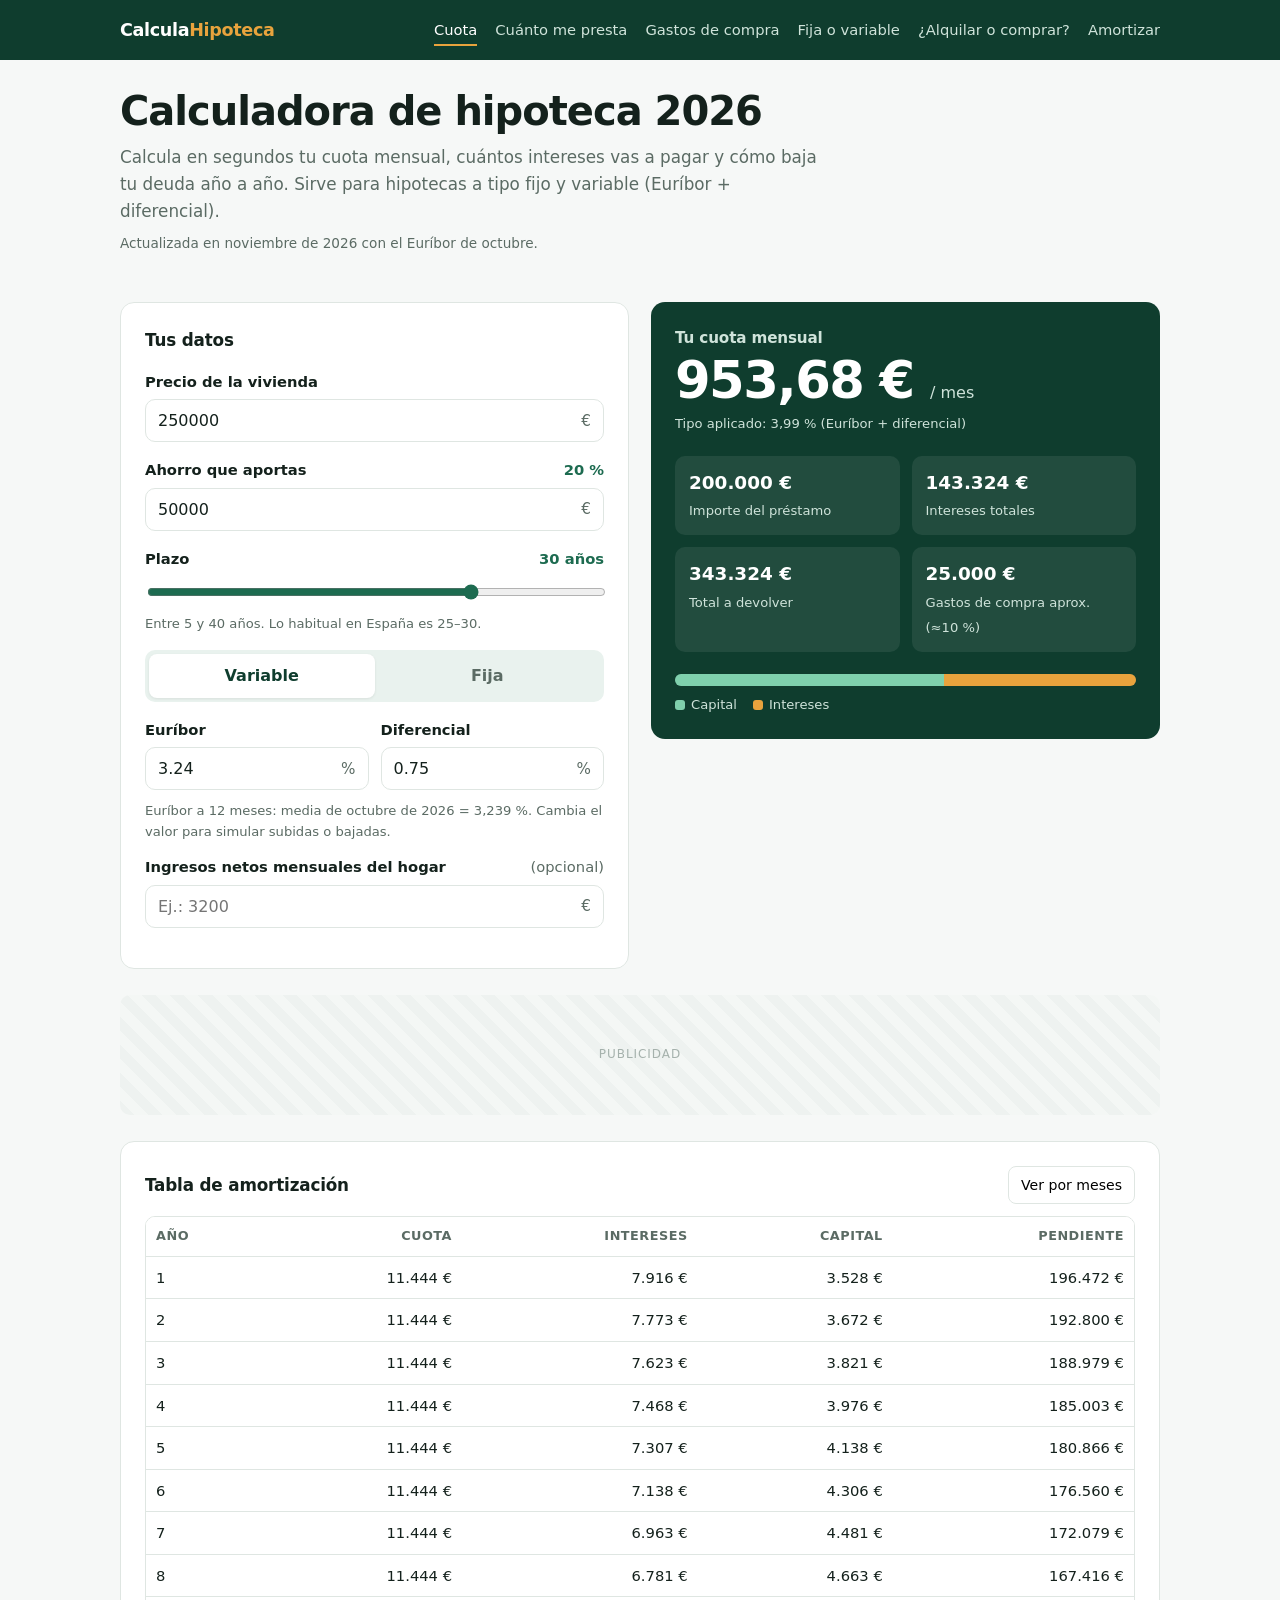
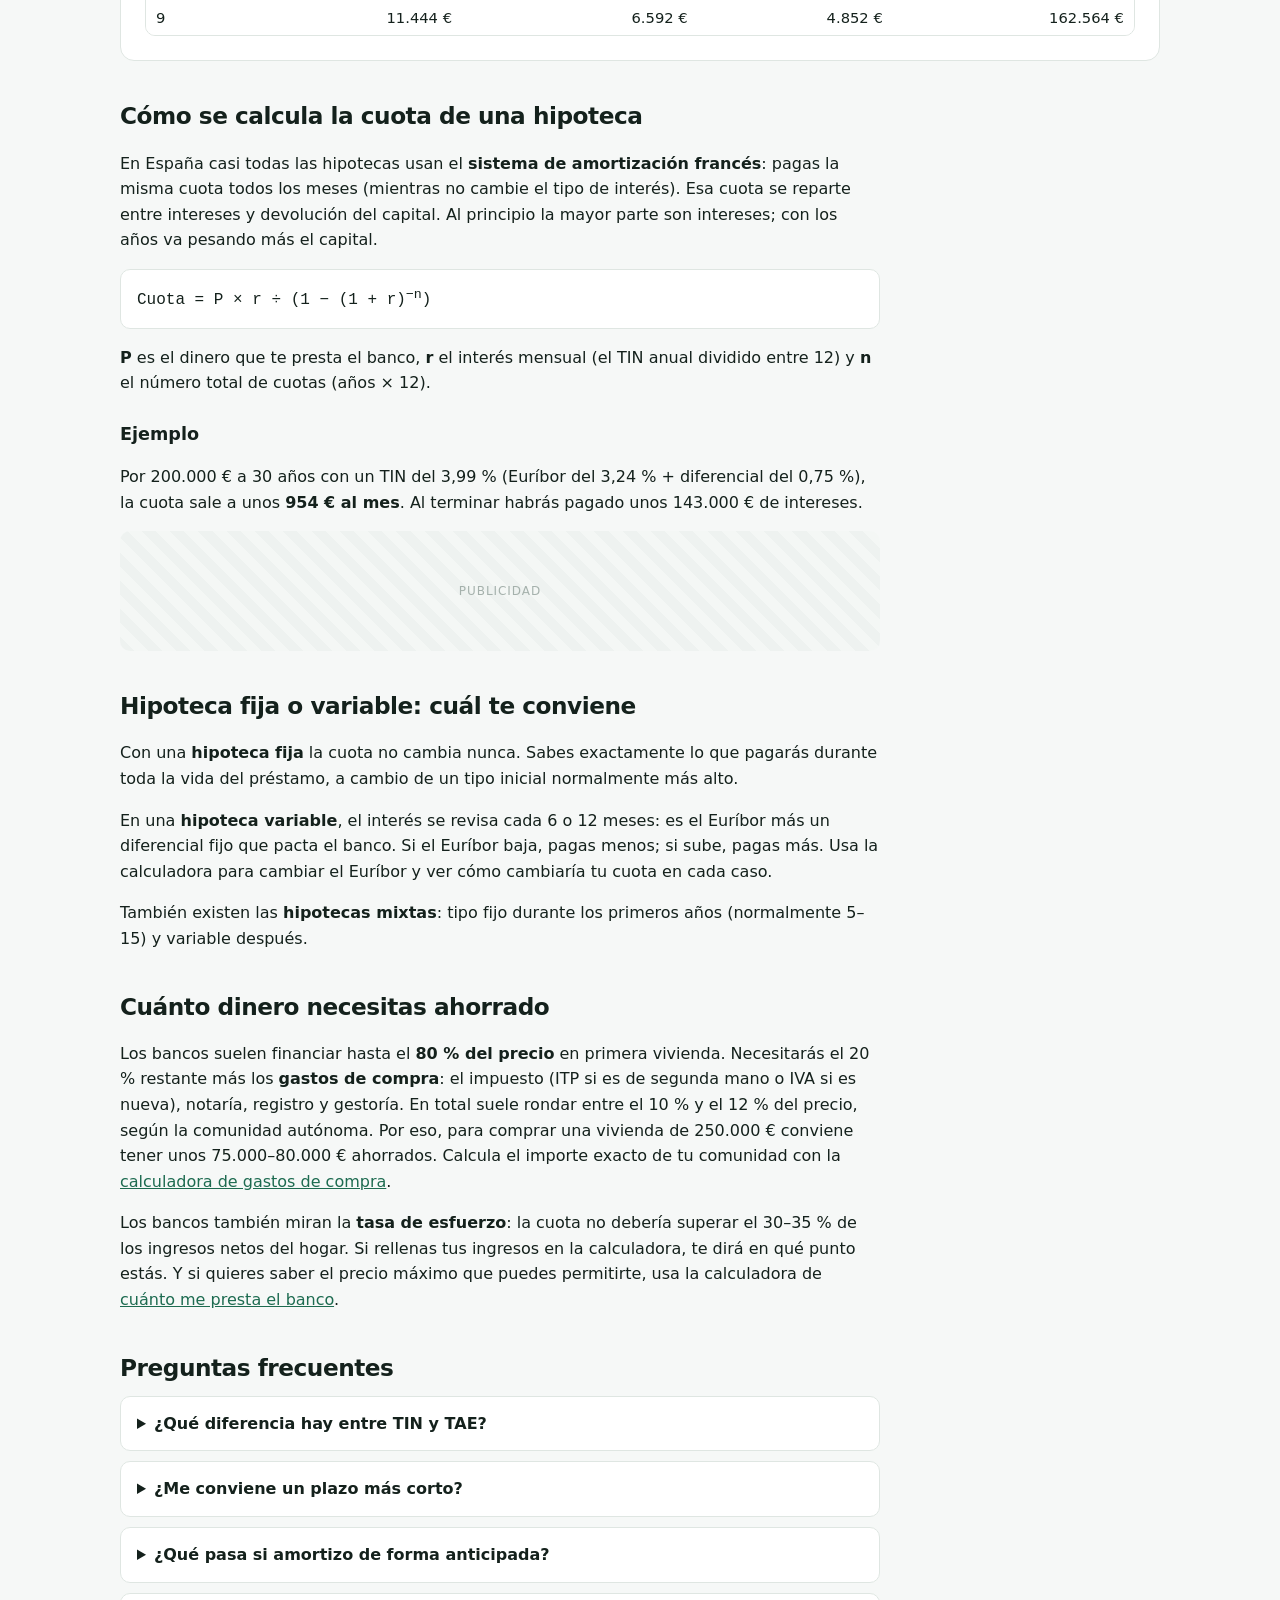
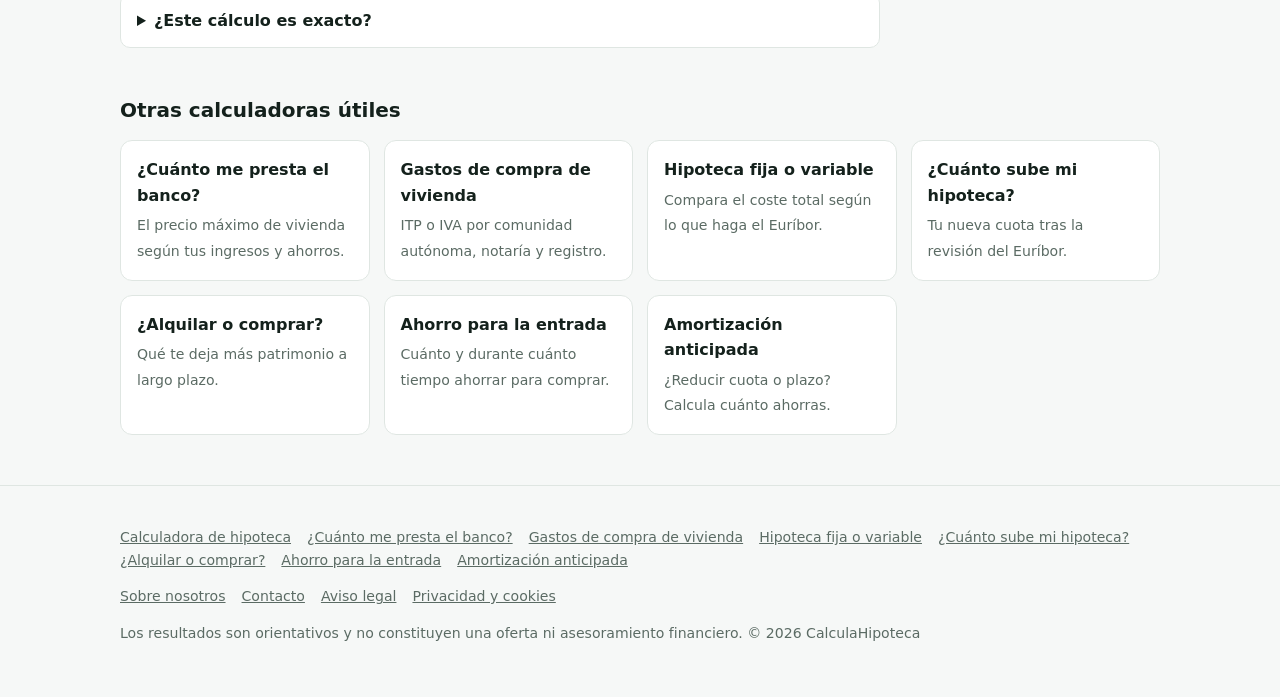
<file: index.html>
<!DOCTYPE html>
<html lang="es-ES">
<head>
<meta charset="UTF-8">
<meta name="viewport" content="width=device-width, initial-scale=1">
<title>Calculadora de hipoteca 2026: cuota, intereses y amortización</title>
<meta name="description" content="Calcula gratis la cuota de tu hipoteca fija o variable con el Euríbor actualizado: intereses totales y tabla de amortización año a año.">
<meta name="robots" content="index, follow">
<link rel="canonical" href="https://calculahipoteca.github.io/">
<link rel="icon" href="favicon.svg" type="image/svg+xml">
<link rel="apple-touch-icon" href="apple-touch-icon.png">
<meta name="theme-color" content="#0f3d2e">
<meta property="og:type" content="website">
<meta property="og:locale" content="es_ES">
<meta property="og:site_name" content="CalculaHipoteca">
<meta property="og:title" content="Calculadora de hipoteca 2026 — cuota, intereses y amortización">
<meta property="og:description" content="Calcula gratis la cuota de tu hipoteca fija o variable con el Euríbor actualizado: intereses totales y tabla de amortización año a año.">
<meta property="og:url" content="https://calculahipoteca.github.io/">
<meta property="og:image" content="https://calculahipoteca.github.io/og.png">
<meta property="og:image:width" content="1200">
<meta property="og:image:height" content="630">
<meta name="twitter:card" content="summary_large_image">
<link rel="stylesheet" href="styles.css">
<!--
  GOOGLE ADSENSE: cuando te aprueben, descomenta y pon tu ID de editor (ca-pub-...).
  En España es obligatorio un banner de consentimiento certificado (AdSense > Privacidad y mensajes > RGPD).
  <script async src="https://pagead2.googlesyndication.com/pagead/js/adsbygoogle.js?client=ca-pub-XXXXXXXXXXXXXXXX" crossorigin="anonymous"></script>
-->
<script type="application/ld+json">
{
 "@context": "https://schema.org",
 "@type": "WebSite",
 "name": "CalculaHipoteca",
 "url": "https://calculahipoteca.github.io/",
 "inLanguage": "es-ES"
}
</script>
<script type="application/ld+json">
{
 "@context": "https://schema.org",
 "@type": "WebApplication",
 "name": "Calculadora de hipoteca",
 "url": "https://calculahipoteca.github.io/",
 "description": "Calcula la cuota mensual de una hipoteca fija o variable.",
 "applicationCategory": "FinanceApplication",
 "operatingSystem": "Cualquiera",
 "inLanguage": "es-ES",
 "offers": {
  "@type": "Offer",
  "price": "0",
  "priceCurrency": "EUR"
 }
}
</script>
<script type="application/ld+json">
{
  "@context": "https://schema.org",
  "@type": "FAQPage",
  "mainEntity": [
    {"@type": "Question", "name": "¿Cómo se calcula la cuota de una hipoteca?",
     "acceptedAnswer": {"@type": "Answer", "text": "Con el sistema de amortización francés, el más usado en España: cuota = P · r / (1 − (1 + r)^−n), donde P es el capital prestado, r el interés mensual (TIN anual / 12) y n el número de cuotas. La cuota es igual cada mes; al principio pagas sobre todo intereses y al final sobre todo capital."}},
    {"@type": "Question", "name": "¿Cuánto me prestará el banco para comprar una vivienda?",
     "acceptedAnswer": {"@type": "Answer", "text": "Lo habitual es que el banco financie como máximo el 80 % del precio de tasación o de compra (el menor) en primera vivienda, y que la cuota no supere el 30–35 % de los ingresos netos del hogar. Además necesitarás ahorros para los gastos de compra, que suelen rondar el 10–12 % del precio."}},
    {"@type": "Question", "name": "¿Es mejor una hipoteca fija o variable?",
     "acceptedAnswer": {"@type": "Answer", "text": "La fija te da una cuota que no cambia nunca, a cambio de un tipo inicial normalmente más alto. La variable se revisa cada 6 o 12 meses según el Euríbor más un diferencial: puede abaratarse si el Euríbor baja, pero también encarecerse. Depende de tu margen de ahorro y de cuánto riesgo aceptes."}},
    {"@type": "Question", "name": "¿Qué diferencia hay entre TIN y TAE?",
     "acceptedAnswer": {"@type": "Answer", "text": "El TIN es el interés puro que se aplica al préstamo y es el que determina la cuota. La TAE incluye además comisiones y algunos gastos, y sirve para comparar ofertas de distintos bancos. Esta calculadora usa el TIN."}}
  ]
}
</script>
</head>
<body>
<a class="skip" href="#contenido">Saltar al contenido</a>
<header class="top">
  <div class="wrap">
    <a class="logo" href="./">Calcula<span>Hipoteca</span></a>
    <nav aria-label="Calculadoras"><a href="./" aria-current="page">Cuota</a><a href="cuanto-me-presta-el-banco.html">Cuánto me presta</a><a href="gastos-compra-vivienda.html">Gastos de compra</a><a href="hipoteca-fija-o-variable.html">Fija o variable</a><a href="alquilar-o-comprar.html">¿Alquilar o comprar?</a><a href="amortizacion-anticipada.html">Amortizar</a></nav>
  </div>
</header>
<main class="wrap" id="contenido">


  <section class="hero">
    <h1>Calculadora de hipoteca 2026</h1>
    <p class="lead">Calcula en segundos tu cuota mensual, cuántos intereses vas a pagar y cómo baja tu deuda año a año. Sirve para hipotecas a tipo fijo y variable (Euríbor + diferencial).</p>
  <p class="updated">Actualizada en noviembre de 2026 con el Euríbor de octubre.</p>
  </section>

  <div class="grid">
    <section class="card" aria-labelledby="datos">
      <h2 id="datos">Tus datos</h2>

      <div class="field">
        <label for="precio">Precio de la vivienda</label>
        <div class="inbox"><input id="precio" type="number" inputmode="numeric" min="0" step="1000" value="250000"><span>€</span></div>
      </div>

      <div class="field">
        <label for="ahorro">Ahorro que aportas <output id="pctAhorro"></output></label>
        <div class="inbox"><input id="ahorro" type="number" inputmode="numeric" min="0" step="1000" value="50000"><span>€</span></div>
        <div class="warn" id="warnLtv">Los bancos suelen financiar como máximo el 80 % del precio. Con este ahorro estarías pidiendo más.</div>
      </div>

      <div class="field">
        <label for="plazo">Plazo <output id="plazoOut"></output></label>
        <input id="plazo" type="range" min="5" max="40" step="1" value="30" aria-describedby="plazoHint">
        <div class="hint" id="plazoHint">Entre 5 y 40 años. Lo habitual en España es 25–30.</div>
      </div>

      <div class="seg" role="group" aria-label="Tipo de hipoteca">
        <button type="button" id="btnVar" aria-pressed="true">Variable</button>
        <button type="button" id="btnFija" aria-pressed="false">Fija</button>
      </div>

      <div id="boxVar" class="row2">
        <div class="field">
          <label for="euribor">Euríbor</label>
          <div class="inbox"><input id="euribor" type="number" inputmode="decimal" step="0.01" value="3.24"><span>%</span></div>
        </div>
        <div class="field">
          <label for="dif">Diferencial</label>
          <div class="inbox"><input id="dif" type="number" inputmode="decimal" step="0.01" min="0" value="0.75"><span>%</span></div>
        </div>
      </div>
      <p class="hint" id="eurHint" style="margin-top:-6px">Euríbor a 12 meses: media de octubre de 2026 = 3,239 %. Cambia el valor para simular subidas o bajadas.</p>

      <div id="boxFija" class="field" hidden>
        <label for="tin">Tipo de interés (TIN)</label>
        <div class="inbox"><input id="tin" type="number" inputmode="decimal" step="0.01" min="0" value="3.00"><span>%</span></div>
        <div class="hint">Pon el TIN de la oferta que te ha hecho el banco.</div>
      </div>

      <div class="field">
        <label for="ingresos">Ingresos netos mensuales del hogar <span style="font-weight:400;color:var(--muted)">(opcional)</span></label>
        <div class="inbox"><input id="ingresos" type="number" inputmode="numeric" min="0" step="100" placeholder="Ej.: 3200"><span>€</span></div>
      </div>
    </section>

    <section class="card result" aria-live="polite" aria-labelledby="res">
      <h2 id="res">Tu cuota mensual</h2>
      <div class="big"><span id="cuota">—</span> <small>/ mes</small></div>
      <div class="hint" style="color:#cfe3da" id="tipoAplicado"></div>

      <div class="stats">
        <div class="stat"><b id="prestamo">—</b><span>Importe del préstamo</span></div>
        <div class="stat"><b id="intereses">—</b><span>Intereses totales</span></div>
        <div class="stat"><b id="total">—</b><span>Total a devolver</span></div>
        <div class="stat"><b id="gastos">—</b><span>Gastos de compra aprox. (≈10 %)</span></div>
      </div>

      <div class="bar" aria-hidden="true"><i class="cap" id="barCap"></i><i class="int" id="barInt"></i></div>
      <div class="legend"><span><em style="background:#7fd1ad"></em>Capital</span><span><em style="background:var(--accent)"></em>Intereses</span></div>

      <div class="effort" id="effort" hidden></div>
    </section>
  </div>

  <!-- ANUNCIO 1 (debajo de la calculadora). Sustituye el contenido por tu bloque de AdSense:
  <ins class="adsbygoogle" style="display:block" data-ad-client="ca-pub-XXXXXXXXXXXXXXXX" data-ad-slot="1111111111" data-ad-format="auto" data-full-width-responsive="true"></ins>
  <script>(adsbygoogle = window.adsbygoogle || []).push({});</script> -->
  <div class="ad-slot" aria-hidden="true">Publicidad</div>

  <section class="card" aria-labelledby="amort">
    <div class="tbl-head">
      <h2 id="amort">Tabla de amortización</h2>
      <button class="btn" id="toggleTabla" type="button">Ver por meses</button>
    </div>
    <div class="tablebox">
      <table>
        <thead><tr><th id="colPeriodo">Año</th><th>Cuota</th><th>Intereses</th><th>Capital</th><th>Pendiente</th></tr></thead>
        <tbody id="tabla"></tbody>
      </table>
    </div>
  </section>

  <article>
    <h2 id="como-se-calcula">Cómo se calcula la cuota de una hipoteca</h2>
    <p>En España casi todas las hipotecas usan el <strong>sistema de amortización francés</strong>: pagas la misma cuota todos los meses (mientras no cambie el tipo de interés). Esa cuota se reparte entre intereses y devolución del capital. Al principio la mayor parte son intereses; con los años va pesando más el capital.</p>
    <div class="formula">Cuota = P × r ÷ (1 − (1 + r)<sup>−n</sup>)</div>
    <p><strong>P</strong> es el dinero que te presta el banco, <strong>r</strong> el interés mensual (el TIN anual dividido entre 12) y <strong>n</strong> el número total de cuotas (años × 12).</p>
    <h3>Ejemplo</h3>
    <p>Por 200.000 € a 30 años con un TIN del 3,99 % (Euríbor del 3,24 % + diferencial del 0,75 %), la cuota sale a unos <strong>954 € al mes</strong>. Al terminar habrás pagado unos 143.000 € de intereses.</p>

    <!-- ANUNCIO 2 (dentro del artículo) -->
    <div class="ad-slot" aria-hidden="true">Publicidad</div>

    <h2>Hipoteca fija o variable: cuál te conviene</h2>
    <p>Con una <strong>hipoteca fija</strong> la cuota no cambia nunca. Sabes exactamente lo que pagarás durante toda la vida del préstamo, a cambio de un tipo inicial normalmente más alto.</p>
    <p>En una <strong>hipoteca variable</strong>, el interés se revisa cada 6 o 12 meses: es el Euríbor más un diferencial fijo que pacta el banco. Si el Euríbor baja, pagas menos; si sube, pagas más. Usa la calculadora para cambiar el Euríbor y ver cómo cambiaría tu cuota en cada caso.</p>
    <p>También existen las <strong>hipotecas mixtas</strong>: tipo fijo durante los primeros años (normalmente 5–15) y variable después.</p>

    <h2>Cuánto dinero necesitas ahorrado</h2>
    <p>Los bancos suelen financiar hasta el <strong>80 % del precio</strong> en primera vivienda. Necesitarás el 20 % restante más los <strong>gastos de compra</strong>: el impuesto (ITP si es de segunda mano o IVA si es nueva), notaría, registro y gestoría. En total suele rondar entre el 10 % y el 12 % del precio, según la comunidad autónoma. Por eso, para comprar una vivienda de 250.000 € conviene tener unos 75.000–80.000 € ahorrados. Calcula el importe exacto de tu comunidad con la <a href="gastos-compra-vivienda.html">calculadora de gastos de compra</a>.</p>
    <p>Los bancos también miran la <strong>tasa de esfuerzo</strong>: la cuota no debería superar el 30–35 % de los ingresos netos del hogar. Si rellenas tus ingresos en la calculadora, te dirá en qué punto estás. Y si quieres saber el precio máximo que puedes permitirte, usa la calculadora de <a href="cuanto-me-presta-el-banco.html">cuánto me presta el banco</a>.</p>

    <h2 id="preguntas">Preguntas frecuentes</h2>
    <details><summary>¿Qué diferencia hay entre TIN y TAE?</summary><p>El TIN es el interés puro del préstamo y el que determina la cuota. La TAE incluye además comisiones y algunos gastos, así que sirve para comparar ofertas de distintos bancos. Esta calculadora usa el TIN.</p></details>
    <details><summary>¿Me conviene un plazo más corto?</summary><p>Un plazo más corto sube la cuota, pero reduce mucho los intereses totales. Prueba a mover el plazo de 30 a 25 años: normalmente pagas algo más al mes y te ahorras decenas de miles de euros en total.</p></details>
    <details><summary>¿Qué pasa si amortizo de forma anticipada?</summary><p>Puedes reducir la cuota o el plazo. Reducir el plazo suele ahorrar más intereses: compáralo con nuestra <a href="amortizacion-anticipada.html">calculadora de amortización anticipada</a>. Ten en cuenta que el banco puede cobrar una pequeña comisión, que la ley limita.</p></details>
    <details><summary>¿Este cálculo es exacto?</summary><p>Es una estimación orientativa. Tu oferta real depende del banco, de tu perfil y de productos vinculados (seguros, nómina…). En las hipotecas variables, el primer año suele ir a un tipo fijo distinto, y después la cuota se recalcula en cada revisión.</p></details>
  </article>
<section class="related" aria-labelledby="rel"><h2 id="rel">Otras calculadoras útiles</h2><div class="tools"><a href="cuanto-me-presta-el-banco.html"><b>¿Cuánto me presta el banco?</b><span>El precio máximo de vivienda según tus ingresos y ahorros.</span></a><a href="gastos-compra-vivienda.html"><b>Gastos de compra de vivienda</b><span>ITP o IVA por comunidad autónoma, notaría y registro.</span></a><a href="hipoteca-fija-o-variable.html"><b>Hipoteca fija o variable</b><span>Compara el coste total según lo que haga el Euríbor.</span></a><a href="revision-hipoteca-variable.html"><b>¿Cuánto sube mi hipoteca?</b><span>Tu nueva cuota tras la revisión del Euríbor.</span></a><a href="alquilar-o-comprar.html"><b>¿Alquilar o comprar?</b><span>Qué te deja más patrimonio a largo plazo.</span></a><a href="ahorro-entrada-vivienda.html"><b>Ahorro para la entrada</b><span>Cuánto y durante cuánto tiempo ahorrar para comprar.</span></a><a href="amortizacion-anticipada.html"><b>Amortización anticipada</b><span>¿Reducir cuota o plazo? Calcula cuánto ahorras.</span></a></div></section>
<script>
(function(){
  const $ = id => document.getElementById(id);
  const eur = new Intl.NumberFormat('es-ES',{style:'currency',currency:'EUR',maximumFractionDigits:0,useGrouping:'always'});
  const eur2 = new Intl.NumberFormat('es-ES',{style:'currency',currency:'EUR',minimumFractionDigits:2,maximumFractionDigits:2,useGrouping:'always'});
  const pct = n => n.toLocaleString('es-ES',{maximumFractionDigits:2}) + ' %';
  let mode = 'var', monthly = false;

  function num(id){ const v = parseFloat(String($(id).value).replace(',','.')); return isFinite(v) ? v : 0; }

  function cuotaFrancesa(P, tinAnual, n){
    const r = tinAnual/100/12;
    if (r === 0) return P/n;
    return P * r / (1 - Math.pow(1+r, -n));
  }

  function calc(){
    const precio = Math.max(0, num('precio'));
    const ahorro = Math.max(0, num('ahorro'));
    const años = parseInt($('plazo').value,10);
    const n = años*12;
    const tin = mode === 'var' ? num('euribor') + num('dif') : num('tin');
    const P = Math.max(0, precio - ahorro);

    $('plazoOut').textContent = años + ' años';
    $('pctAhorro').textContent = precio ? Math.round(ahorro/precio*100) + ' %' : '';
    $('warnLtv').style.display = precio && P/precio > 0.8 ? 'block' : 'none';

    if (!P || !n){ ['cuota','prestamo','intereses','total'].forEach(i=>$(i).textContent='—'); $('tabla').innerHTML=''; $('effort').hidden = true; return; }

    const c = cuotaFrancesa(P, tin, n);
    const total = c*n, inter = total - P;

    $('cuota').textContent = eur2.format(c);
    $('tipoAplicado').textContent = 'Tipo aplicado: ' + pct(tin) + (mode==='var' ? ' (Euríbor + diferencial)' : ' fijo');
    $('prestamo').textContent = eur.format(P);
    $('intereses').textContent = eur.format(inter);
    $('total').textContent = eur.format(total);
    $('gastos').textContent = eur.format(precio*0.10);
    $('barCap').style.width = (P/total*100)+'%';
    $('barInt').style.width = (inter/total*100)+'%';

    const ing = num('ingresos'), eff = $('effort');
    if (ing > 0){
      const e = c/ing*100;
      eff.hidden = false;
      eff.textContent = 'Tasa de esfuerzo: ' + e.toLocaleString('es-ES',{maximumFractionDigits:1}) + ' % de tus ingresos. ' +
        (e <= 30 ? 'Dentro de lo que suelen aceptar los bancos.' : e <= 35 ? 'En el límite: algunos bancos pueden pedir más garantías.' : 'Por encima del 35 %: es probable que el banco lo considere arriesgado.');
    } else eff.hidden = true;

    // Tabla de amortización
    const r = tin/100/12; let pend = P, rows = '', aC=0, aI=0, aK=0;
    for (let m=1; m<=n; m++){
      const i = pend*r, k = c - i; pend = Math.max(0, pend - k);
      if (monthly){
        rows += `<tr><td>${m}</td><td>${eur2.format(c)}</td><td>${eur2.format(i)}</td><td>${eur2.format(k)}</td><td>${eur.format(pend)}</td></tr>`;
      } else {
        aC+=c; aI+=i; aK+=k;
        if (m%12===0){ rows += `<tr><td>${m/12}</td><td>${eur.format(aC)}</td><td>${eur.format(aI)}</td><td>${eur.format(aK)}</td><td>${eur.format(pend)}</td></tr>`; aC=aI=aK=0; }
      }
    }
    $('tabla').innerHTML = rows;
  }

  function setMode(m){
    mode = m;
    $('btnVar').setAttribute('aria-pressed', m==='var');
    $('btnFija').setAttribute('aria-pressed', m==='fija');
    $('boxVar').hidden = m!=='var'; $('eurHint').hidden = m!=='var';
    $('boxFija').hidden = m!=='fija';
    calc();
  }

  $('btnVar').onclick = () => setMode('var');
  $('btnFija').onclick = () => setMode('fija');
  $('toggleTabla').onclick = () => { monthly = !monthly; $('toggleTabla').textContent = monthly ? 'Ver por años' : 'Ver por meses'; $('colPeriodo').textContent = monthly ? 'Mes' : 'Año'; calc(); };
  document.querySelectorAll('input').forEach(el => el.addEventListener('input', calc));
  calc();
})();
</script>
</main>
<footer>
  <div class="wrap">
    <p><a href="./">Calculadora de hipoteca</a><a href="cuanto-me-presta-el-banco.html">¿Cuánto me presta el banco?</a><a href="gastos-compra-vivienda.html">Gastos de compra de vivienda</a><a href="hipoteca-fija-o-variable.html">Hipoteca fija o variable</a><a href="revision-hipoteca-variable.html">¿Cuánto sube mi hipoteca?</a><a href="alquilar-o-comprar.html">¿Alquilar o comprar?</a><a href="ahorro-entrada-vivienda.html">Ahorro para la entrada</a><a href="amortizacion-anticipada.html">Amortización anticipada</a></p>
    <p><a href="sobre-nosotros.html">Sobre nosotros</a><a href="contacto.html">Contacto</a><a href="aviso-legal.html">Aviso legal</a><a href="privacidad.html">Privacidad y cookies</a></p>
    <p>Los resultados son orientativos y no constituyen una oferta ni asesoramiento financiero. © 2026 CalculaHipoteca</p>
  </div>
</footer>
</body>
</html>
</file>
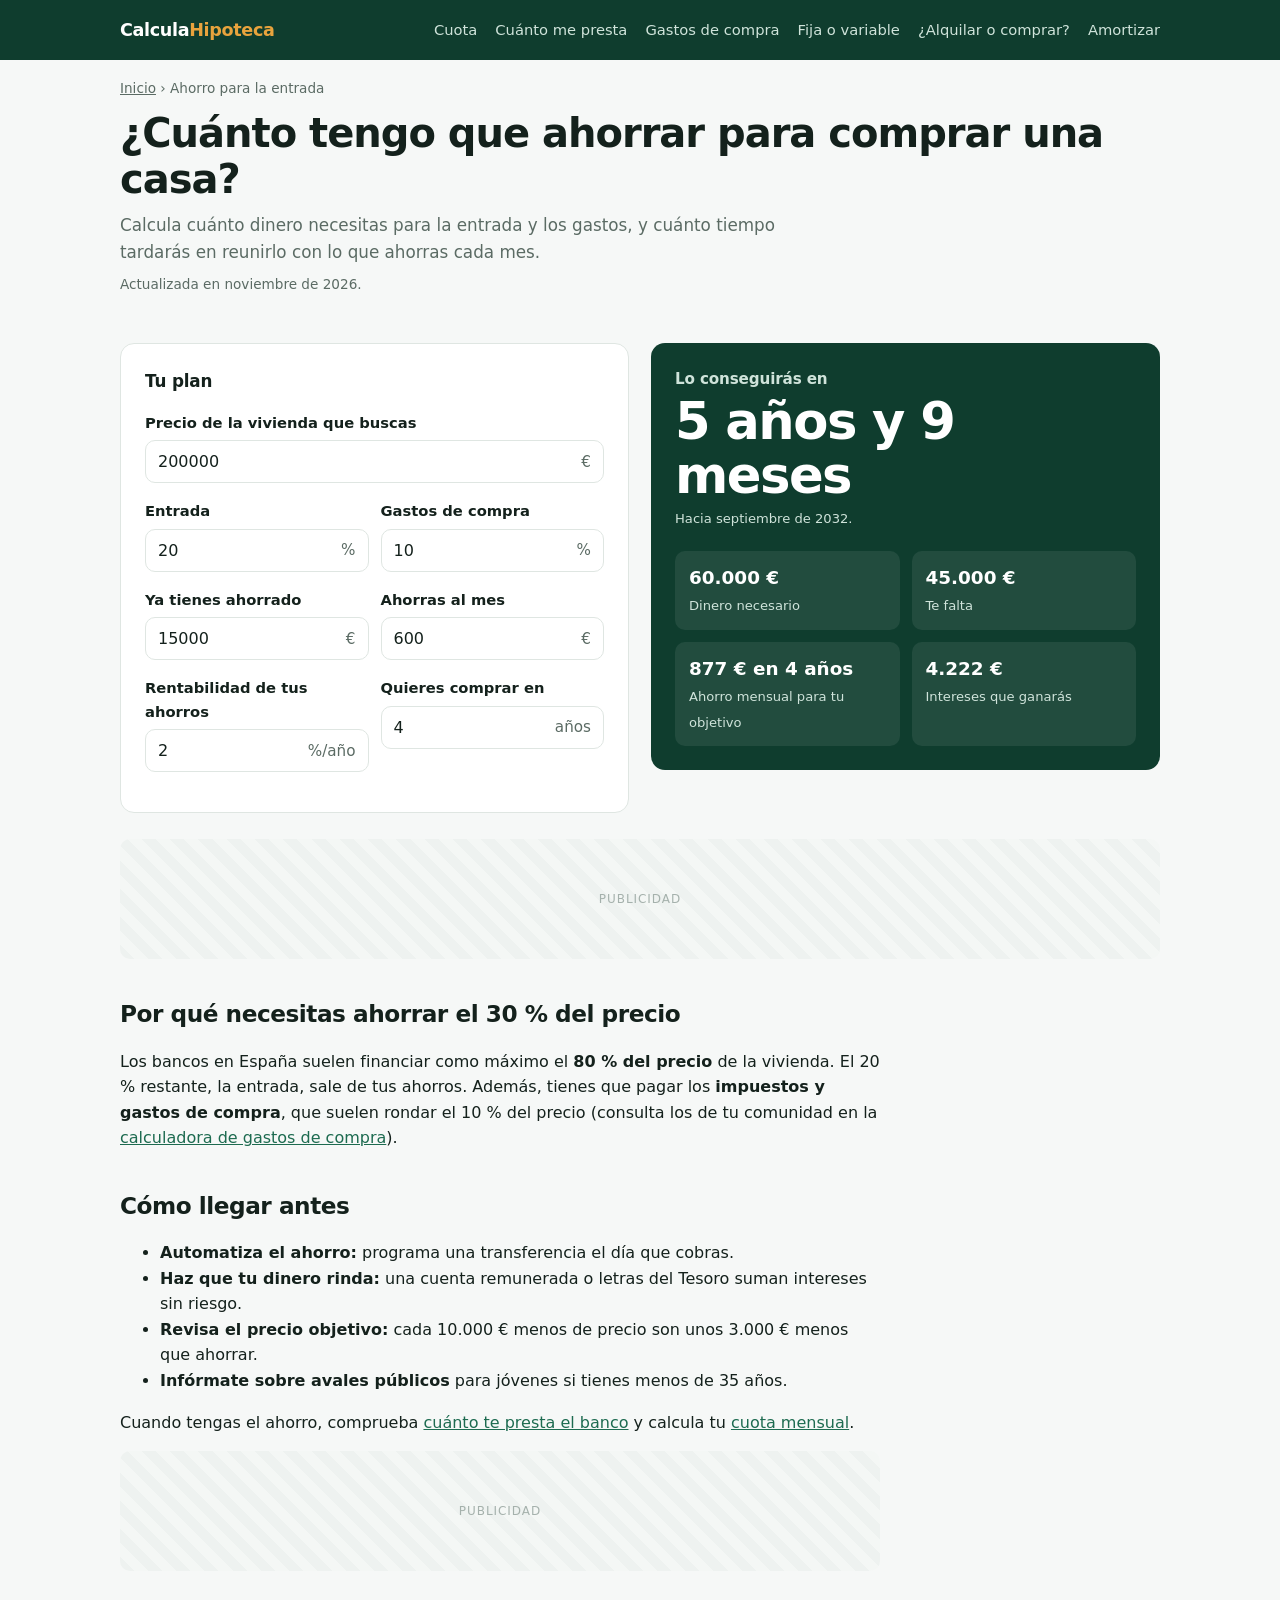
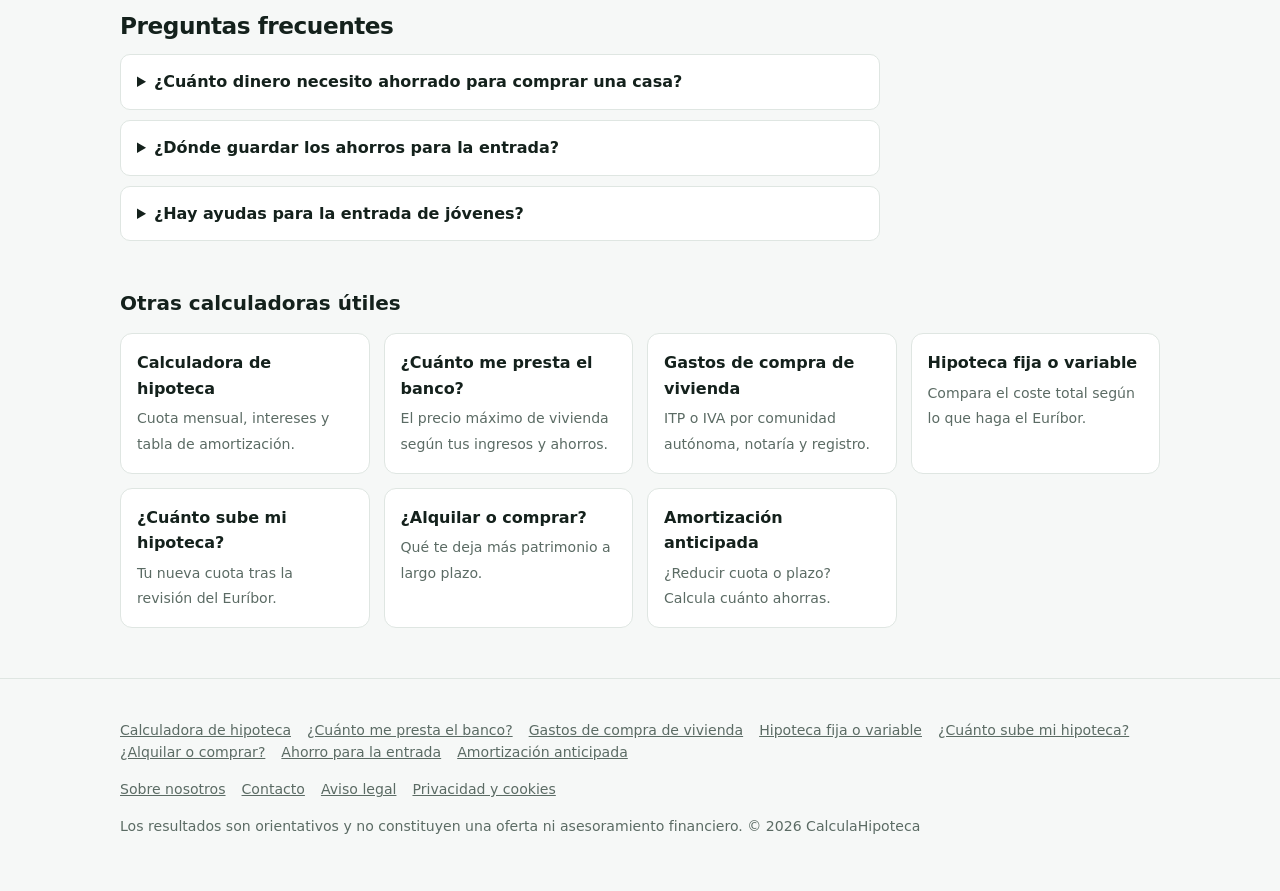
<file: ahorro-entrada-vivienda.html>
<!DOCTYPE html>
<html lang="es-ES">
<head>
<meta charset="UTF-8">
<meta name="viewport" content="width=device-width, initial-scale=1">
<title>¿Cuánto ahorrar para comprar una casa? Calculadora de entrada</title>
<meta name="description" content="Calcula cuánto dinero necesitas para la entrada y los gastos de compra de una vivienda y cuánto tiempo tardarás en ahorrarlo. Con plan de ahorro mensual.">
<meta name="robots" content="index, follow">
<link rel="canonical" href="https://calculahipoteca.github.io/ahorro-entrada-vivienda.html">
<link rel="icon" href="favicon.svg" type="image/svg+xml">
<link rel="apple-touch-icon" href="apple-touch-icon.png">
<meta name="theme-color" content="#0f3d2e">
<meta property="og:type" content="website">
<meta property="og:locale" content="es_ES">
<meta property="og:site_name" content="CalculaHipoteca">
<meta property="og:title" content="¿Cuánto ahorrar para comprar una casa? Calculadora de entrada">
<meta property="og:description" content="Calcula cuánto dinero necesitas para la entrada y los gastos de compra de una vivienda y cuánto tiempo tardarás en ahorrarlo. Con plan de ahorro mensual.">
<meta property="og:url" content="https://calculahipoteca.github.io/ahorro-entrada-vivienda.html">
<meta property="og:image" content="https://calculahipoteca.github.io/og.png">
<meta property="og:image:width" content="1200">
<meta property="og:image:height" content="630">
<meta name="twitter:card" content="summary_large_image">
<link rel="stylesheet" href="styles.css">
<!--
  GOOGLE ADSENSE: cuando te aprueben, descomenta y pon tu ID de editor (ca-pub-...).
  En España es obligatorio un banner de consentimiento certificado (AdSense > Privacidad y mensajes > RGPD).
  <script async src="https://pagead2.googlesyndication.com/pagead/js/adsbygoogle.js?client=ca-pub-XXXXXXXXXXXXXXXX" crossorigin="anonymous"></script>
-->

<script type="application/ld+json">
{
 "@context": "https://schema.org",
 "@type": "WebApplication",
 "name": "Calculadora de ahorro para la entrada",
 "url": "https://calculahipoteca.github.io/ahorro-entrada-vivienda.html",
 "description": "Plan de ahorro para comprar vivienda.",
 "applicationCategory": "FinanceApplication",
 "operatingSystem": "Cualquiera",
 "inLanguage": "es-ES",
 "offers": {
  "@type": "Offer",
  "price": "0",
  "priceCurrency": "EUR"
 }
}
</script>
<script type="application/ld+json">
{
 "@context": "https://schema.org",
 "@type": "FAQPage",
 "mainEntity": [
  {
   "@type": "Question",
   "name": "¿Cuánto dinero necesito ahorrado para comprar una casa?",
   "acceptedAnswer": {
    "@type": "Answer",
    "text": "Alrededor del 30 % del precio: el 20 % de entrada que no financia el banco y un 10 % aproximado de impuestos y gastos de compra. Para una vivienda de 200.000 €, unos 60.000 €."
   }
  },
  {
   "@type": "Question",
   "name": "¿Dónde guardar los ahorros para la entrada?",
   "acceptedAnswer": {
    "@type": "Answer",
    "text": "Si vas a comprar en pocos años, prioriza productos sin riesgo y con liquidez: cuentas remuneradas, depósitos o letras del Tesoro. La bolsa puede caer justo cuando necesites el dinero."
   }
  },
  {
   "@type": "Question",
   "name": "¿Hay ayudas para la entrada de jóvenes?",
   "acceptedAnswer": {
    "@type": "Answer",
    "text": "Sí. La línea de avales ICO para jóvenes menores de 35 años y familias con menores ha permitido financiar hasta el 100 % del precio con aval público, y varias comunidades tienen programas propios. Consulta en tu banco si siguen vigentes y sus requisitos."
   }
  }
 ]
}
</script>
<script type="application/ld+json">
{
 "@context": "https://schema.org",
 "@type": "BreadcrumbList",
 "itemListElement": [
  {
   "@type": "ListItem",
   "position": 1,
   "name": "Inicio",
   "item": "https://calculahipoteca.github.io/"
  },
  {
   "@type": "ListItem",
   "position": 2,
   "name": "Ahorro para la entrada",
   "item": "https://calculahipoteca.github.io/ahorro-entrada-vivienda.html"
  }
 ]
}
</script>
</head>
<body>
<a class="skip" href="#contenido">Saltar al contenido</a>
<header class="top">
  <div class="wrap">
    <a class="logo" href="./">Calcula<span>Hipoteca</span></a>
    <nav aria-label="Calculadoras"><a href="./">Cuota</a><a href="cuanto-me-presta-el-banco.html">Cuánto me presta</a><a href="gastos-compra-vivienda.html">Gastos de compra</a><a href="hipoteca-fija-o-variable.html">Fija o variable</a><a href="alquilar-o-comprar.html">¿Alquilar o comprar?</a><a href="amortizacion-anticipada.html">Amortizar</a></nav>
  </div>
</header>
<main class="wrap" id="contenido">
<nav class="crumbs" aria-label="Migas de pan"><a href="./">Inicio</a> › Ahorro para la entrada</nav>
<section class="hero">
  <h1>¿Cuánto tengo que ahorrar para comprar una casa?</h1>
  <p class="lead">Calcula cuánto dinero necesitas para la entrada y los gastos, y cuánto tiempo tardarás en reunirlo con lo que ahorras cada mes.</p>
  <p class="updated">Actualizada en noviembre de 2026.</p>
</section>
<div class="grid">
  <section class="card" aria-labelledby="d">
    <h2 id="d">Tu plan</h2>
    <div class="field"><label for="pre">Precio de la vivienda que buscas</label><div class="inbox"><input id="pre" type="number" inputmode="numeric" step="5000" value="200000"><span>€</span></div></div>
    <div class="row2">
      <div class="field"><label for="ent">Entrada</label><div class="inbox"><input id="ent" type="number" inputmode="decimal" step="1" value="20"><span>%</span></div></div>
      <div class="field"><label for="gas">Gastos de compra</label><div class="inbox"><input id="gas" type="number" inputmode="decimal" step="0.5" value="10"><span>%</span></div></div>
    </div>
    <div class="row2">
      <div class="field"><label for="aho">Ya tienes ahorrado</label><div class="inbox"><input id="aho" type="number" inputmode="numeric" step="500" value="15000"><span>€</span></div></div>
      <div class="field"><label for="men">Ahorras al mes</label><div class="inbox"><input id="men" type="number" inputmode="numeric" step="50" value="600"><span>€</span></div></div>
    </div>
    <div class="row2">
      <div class="field"><label for="ren">Rentabilidad de tus ahorros</label><div class="inbox"><input id="ren" type="number" inputmode="decimal" step="0.25" value="2"><span>%/año</span></div></div>
      <div class="field"><label for="obj">Quieres comprar en</label><div class="inbox"><input id="obj" type="number" inputmode="numeric" min="1" step="1" value="4"><span>años</span></div></div>
    </div>
  </section>
  <section class="card result" aria-live="polite">
    <h2>Lo conseguirás en</h2>
    <div class="big" id="t">—</div>
    <div class="hint" id="fecha"></div>
    <div class="stats">
      <div class="stat"><b id="nec">—</b><span>Dinero necesario</span></div>
      <div class="stat"><b id="fal">—</b><span>Te falta</span></div>
      <div class="stat"><b id="men2">—</b><span>Ahorro mensual para tu objetivo</span></div>
      <div class="stat"><b id="int">—</b><span>Intereses que ganarás</span></div>
    </div>
  </section>
</div>
<div class="ad-slot" aria-hidden="true">Publicidad</div>
<article>
  <h2>Por qué necesitas ahorrar el 30 % del precio</h2>
  <p>Los bancos en España suelen financiar como máximo el <strong>80 % del precio</strong> de la vivienda. El 20 % restante, la entrada, sale de tus ahorros. Además, tienes que pagar los <strong>impuestos y gastos de compra</strong>, que suelen rondar el 10 % del precio (consulta los de tu comunidad en la <a href="gastos-compra-vivienda.html">calculadora de gastos de compra</a>).</p>
  <h2>Cómo llegar antes</h2>
  <ul>
    <li><strong>Automatiza el ahorro:</strong> programa una transferencia el día que cobras.</li>
    <li><strong>Haz que tu dinero rinda:</strong> una cuenta remunerada o letras del Tesoro suman intereses sin riesgo.</li>
    <li><strong>Revisa el precio objetivo:</strong> cada 10.000 € menos de precio son unos 3.000 € menos que ahorrar.</li>
    <li><strong>Infórmate sobre avales públicos</strong> para jóvenes si tienes menos de 35 años.</li>
  </ul>
  <p>Cuando tengas el ahorro, comprueba <a href="cuanto-me-presta-el-banco.html">cuánto te presta el banco</a> y calcula tu <a href="./">cuota mensual</a>.</p>
  <div class="ad-slot" aria-hidden="true">Publicidad</div>
  <h2>Preguntas frecuentes</h2>
  <details><summary>¿Cuánto dinero necesito ahorrado para comprar una casa?</summary><p>Alrededor del 30 % del precio: el 20 % de entrada que no financia el banco y un 10 % aproximado de impuestos y gastos de compra. Para una vivienda de 200.000 €, unos 60.000 €.</p></details>
<details><summary>¿Dónde guardar los ahorros para la entrada?</summary><p>Si vas a comprar en pocos años, prioriza productos sin riesgo y con liquidez: cuentas remuneradas, depósitos o letras del Tesoro. La bolsa puede caer justo cuando necesites el dinero.</p></details>
<details><summary>¿Hay ayudas para la entrada de jóvenes?</summary><p>Sí. La línea de avales ICO para jóvenes menores de 35 años y familias con menores ha permitido financiar hasta el 100 % del precio con aval público, y varias comunidades tienen programas propios. Consulta en tu banco si siguen vigentes y sus requisitos.</p></details>
</article>
<section class="related" aria-labelledby="rel"><h2 id="rel">Otras calculadoras útiles</h2><div class="tools"><a href="./"><b>Calculadora de hipoteca</b><span>Cuota mensual, intereses y tabla de amortización.</span></a><a href="cuanto-me-presta-el-banco.html"><b>¿Cuánto me presta el banco?</b><span>El precio máximo de vivienda según tus ingresos y ahorros.</span></a><a href="gastos-compra-vivienda.html"><b>Gastos de compra de vivienda</b><span>ITP o IVA por comunidad autónoma, notaría y registro.</span></a><a href="hipoteca-fija-o-variable.html"><b>Hipoteca fija o variable</b><span>Compara el coste total según lo que haga el Euríbor.</span></a><a href="revision-hipoteca-variable.html"><b>¿Cuánto sube mi hipoteca?</b><span>Tu nueva cuota tras la revisión del Euríbor.</span></a><a href="alquilar-o-comprar.html"><b>¿Alquilar o comprar?</b><span>Qué te deja más patrimonio a largo plazo.</span></a><a href="amortizacion-anticipada.html"><b>Amortización anticipada</b><span>¿Reducir cuota o plazo? Calcula cuánto ahorras.</span></a></div></section>
<script>
(function(){
const $ = id => document.getElementById(id);
const eur = new Intl.NumberFormat('es-ES',{style:'currency',currency:'EUR',maximumFractionDigits:0,useGrouping:'always'});
const eur2 = new Intl.NumberFormat('es-ES',{style:'currency',currency:'EUR',minimumFractionDigits:2,maximumFractionDigits:2,useGrouping:'always'});
const num = id => { const v = parseFloat(String($(id).value).replace(',','.')); return isFinite(v) ? v : 0; };
const cuota = (P, tin, n) => { const r = tin/100/12; return r === 0 ? P/n : P*r/(1-Math.pow(1+r,-n)); };
const ym = m => { const a=Math.floor(m/12), b=m%12; return (a? a+(a===1?' año':' años'):'') + (a&&b?' y ':'') + (b? b+(b===1?' mes':' meses'):'') || 'Ya lo tienes'; };
function calc(){
  const nec=num('pre')*(num('ent')+num('gas'))/100, aho=num('aho'), men=num('men'), r=Math.pow(1+num('ren')/100,1/12)-1, Y=Math.max(1,num('obj'));
  $('nec').textContent=eur.format(nec); $('fal').textContent=eur.format(Math.max(0,nec-aho));
  let b=aho, m=0, aport=aho; while(b<nec && m<1200){ b=b*(1+r)+men; aport+=men; m++; }
  $('t').textContent = m>=1200 ? 'Más de 100 años' : ym(m);
  if(m>0 && m<1200){ const d=new Date(); d.setMonth(d.getMonth()+m); $('fecha').textContent='Hacia '+d.toLocaleDateString('es-ES',{month:'long',year:'numeric'})+'.'; } else $('fecha').textContent='';
  $('int').textContent=eur.format(Math.max(0,b-aport));
  const n=Y*12, f=Math.pow(1+r,n), need = r===0 ? (nec-aho)/n : (nec - aho*f)*r/(f-1);
  $('men2').textContent = need<=0 ? 'Ya llegas' : eur.format(need)+' en '+Y+(Y===1?' año':' años');
}
document.querySelectorAll('input').forEach(e=>e.addEventListener('input',calc)); calc();
})();
</script>
</main>
<footer>
  <div class="wrap">
    <p><a href="./">Calculadora de hipoteca</a><a href="cuanto-me-presta-el-banco.html">¿Cuánto me presta el banco?</a><a href="gastos-compra-vivienda.html">Gastos de compra de vivienda</a><a href="hipoteca-fija-o-variable.html">Hipoteca fija o variable</a><a href="revision-hipoteca-variable.html">¿Cuánto sube mi hipoteca?</a><a href="alquilar-o-comprar.html">¿Alquilar o comprar?</a><a href="ahorro-entrada-vivienda.html">Ahorro para la entrada</a><a href="amortizacion-anticipada.html">Amortización anticipada</a></p>
    <p><a href="sobre-nosotros.html">Sobre nosotros</a><a href="contacto.html">Contacto</a><a href="aviso-legal.html">Aviso legal</a><a href="privacidad.html">Privacidad y cookies</a></p>
    <p>Los resultados son orientativos y no constituyen una oferta ni asesoramiento financiero. © 2026 CalculaHipoteca</p>
  </div>
</footer>
</body>
</html>
</file>
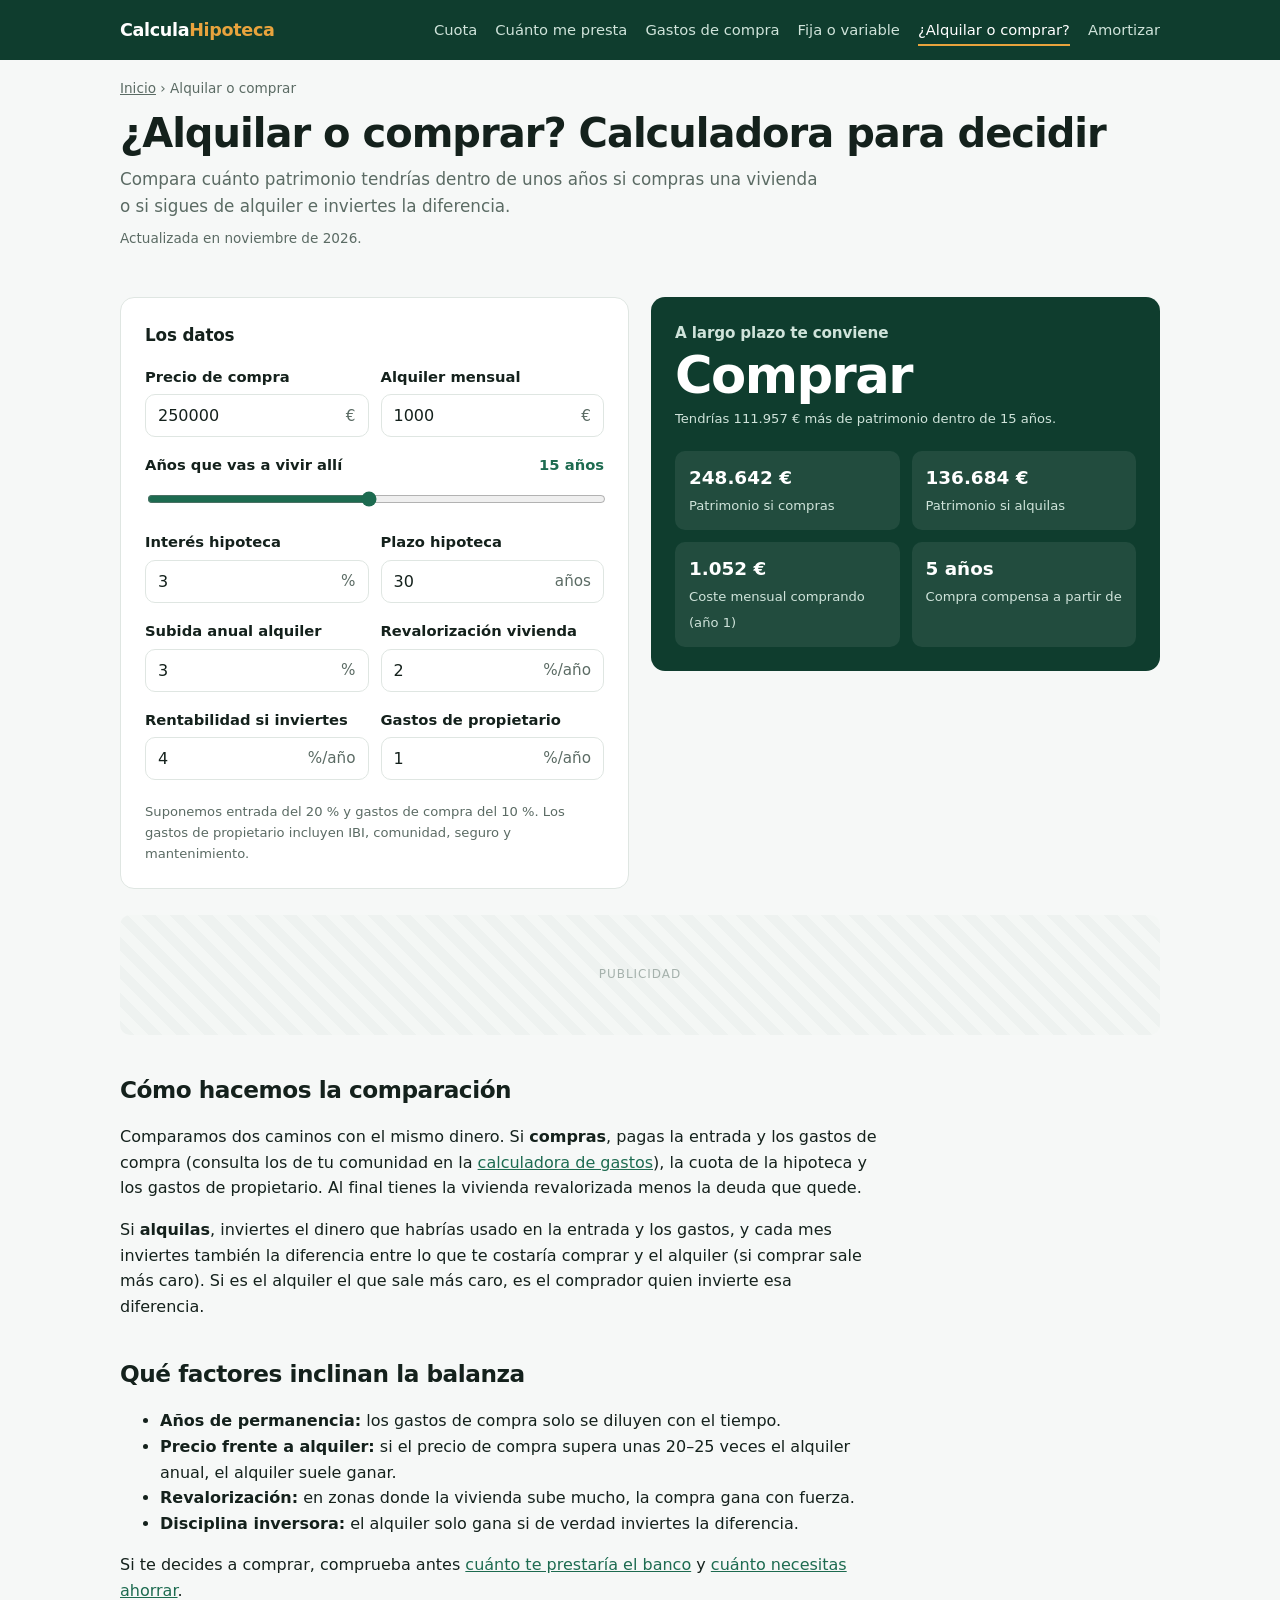
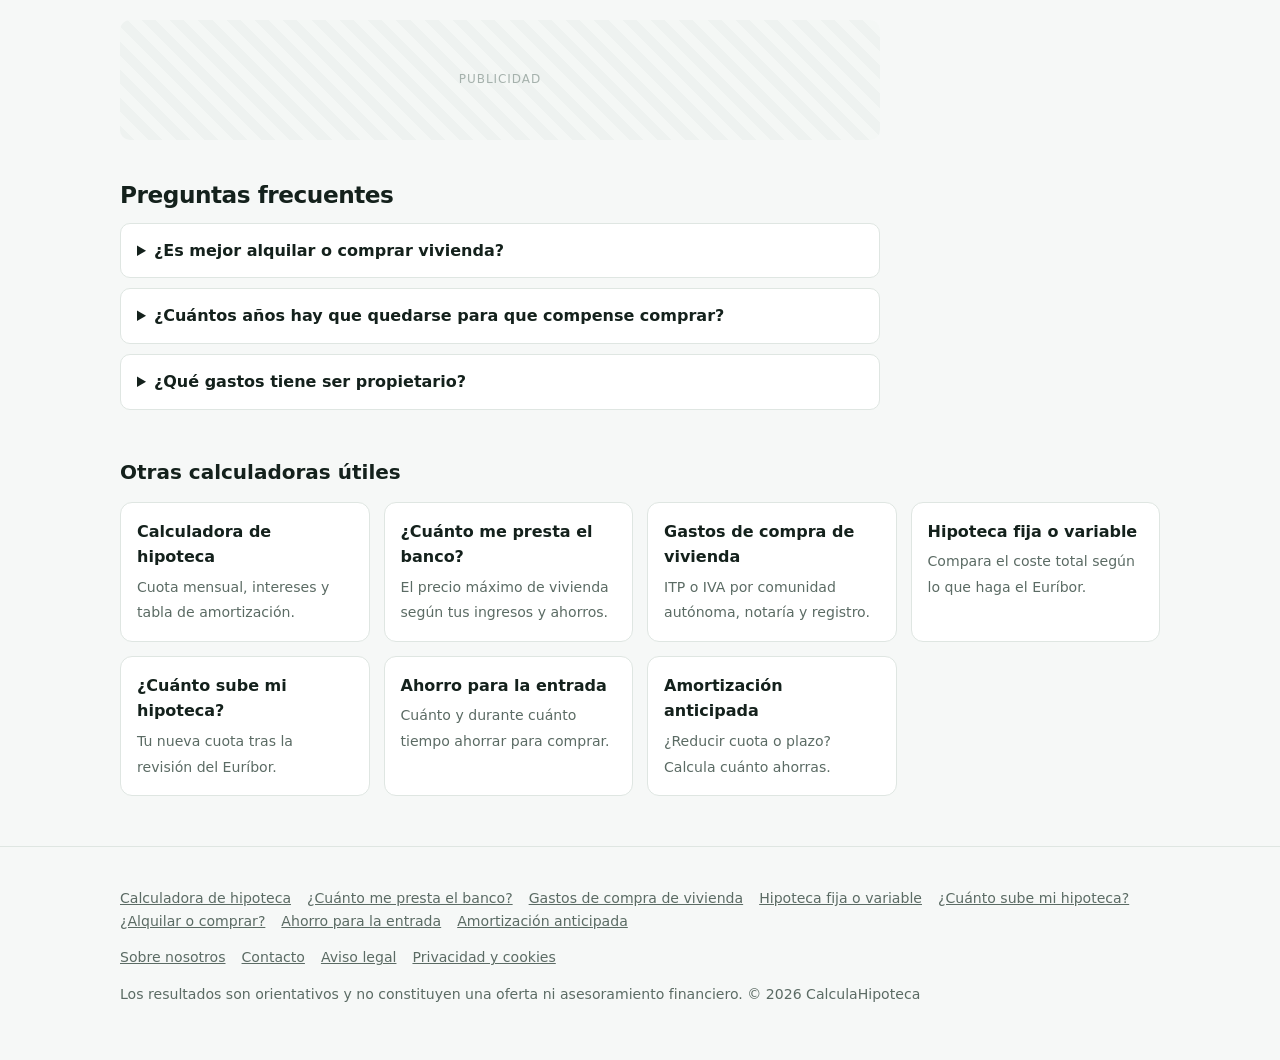
<file: alquilar-o-comprar.html>
<!DOCTYPE html>
<html lang="es-ES">
<head>
<meta charset="UTF-8">
<meta name="viewport" content="width=device-width, initial-scale=1">
<title>¿Alquilar o comprar vivienda? Calculadora 2026</title>
<meta name="description" content="¿Te conviene más alquilar o comprar? Compara el patrimonio que tendrías en cada caso según el precio, el alquiler, la hipoteca y los años que vayas a quedarte.">
<meta name="robots" content="index, follow">
<link rel="canonical" href="https://calculahipoteca.github.io/alquilar-o-comprar.html">
<link rel="icon" href="favicon.svg" type="image/svg+xml">
<link rel="apple-touch-icon" href="apple-touch-icon.png">
<meta name="theme-color" content="#0f3d2e">
<meta property="og:type" content="website">
<meta property="og:locale" content="es_ES">
<meta property="og:site_name" content="CalculaHipoteca">
<meta property="og:title" content="¿Alquilar o comprar vivienda? Calculadora 2026">
<meta property="og:description" content="¿Te conviene más alquilar o comprar? Compara el patrimonio que tendrías en cada caso según el precio, el alquiler, la hipoteca y los años que vayas a quedarte.">
<meta property="og:url" content="https://calculahipoteca.github.io/alquilar-o-comprar.html">
<meta property="og:image" content="https://calculahipoteca.github.io/og.png">
<meta property="og:image:width" content="1200">
<meta property="og:image:height" content="630">
<meta name="twitter:card" content="summary_large_image">
<link rel="stylesheet" href="styles.css">
<!--
  GOOGLE ADSENSE: cuando te aprueben, descomenta y pon tu ID de editor (ca-pub-...).
  En España es obligatorio un banner de consentimiento certificado (AdSense > Privacidad y mensajes > RGPD).
  <script async src="https://pagead2.googlesyndication.com/pagead/js/adsbygoogle.js?client=ca-pub-XXXXXXXXXXXXXXXX" crossorigin="anonymous"></script>
-->

<script type="application/ld+json">
{
 "@context": "https://schema.org",
 "@type": "WebApplication",
 "name": "Calculadora alquilar o comprar",
 "url": "https://calculahipoteca.github.io/alquilar-o-comprar.html",
 "description": "Compara el patrimonio de alquilar o comprar vivienda.",
 "applicationCategory": "FinanceApplication",
 "operatingSystem": "Cualquiera",
 "inLanguage": "es-ES",
 "offers": {
  "@type": "Offer",
  "price": "0",
  "priceCurrency": "EUR"
 }
}
</script>
<script type="application/ld+json">
{
 "@context": "https://schema.org",
 "@type": "FAQPage",
 "mainEntity": [
  {
   "@type": "Question",
   "name": "¿Es mejor alquilar o comprar vivienda?",
   "acceptedAnswer": {
    "@type": "Answer",
    "text": "Depende sobre todo de cuántos años vayas a quedarte, de la relación entre el precio de compra y el alquiler, de lo que se revalorice la vivienda y de la rentabilidad que obtendrías invirtiendo el dinero de la entrada. A plazos cortos suele ganar el alquiler por los gastos de compra; a plazos largos, la compra."
   }
  },
  {
   "@type": "Question",
   "name": "¿Cuántos años hay que quedarse para que compense comprar?",
   "acceptedAnswer": {
    "@type": "Answer",
    "text": "Como referencia, entre 5 y 10 años en la mayoría de ciudades españolas, porque hay que amortizar el 10–12 % de gastos de compra. La calculadora te muestra el resultado con tus cifras."
   }
  },
  {
   "@type": "Question",
   "name": "¿Qué gastos tiene ser propietario?",
   "acceptedAnswer": {
    "@type": "Answer",
    "text": "IBI, comunidad, seguro de hogar, seguro de vida si lo exige el banco y mantenimiento. Juntos suelen sumar entre el 0,5 % y el 1,5 % del valor de la vivienda al año."
   }
  }
 ]
}
</script>
<script type="application/ld+json">
{
 "@context": "https://schema.org",
 "@type": "BreadcrumbList",
 "itemListElement": [
  {
   "@type": "ListItem",
   "position": 1,
   "name": "Inicio",
   "item": "https://calculahipoteca.github.io/"
  },
  {
   "@type": "ListItem",
   "position": 2,
   "name": "Alquilar o comprar",
   "item": "https://calculahipoteca.github.io/alquilar-o-comprar.html"
  }
 ]
}
</script>
</head>
<body>
<a class="skip" href="#contenido">Saltar al contenido</a>
<header class="top">
  <div class="wrap">
    <a class="logo" href="./">Calcula<span>Hipoteca</span></a>
    <nav aria-label="Calculadoras"><a href="./">Cuota</a><a href="cuanto-me-presta-el-banco.html">Cuánto me presta</a><a href="gastos-compra-vivienda.html">Gastos de compra</a><a href="hipoteca-fija-o-variable.html">Fija o variable</a><a href="alquilar-o-comprar.html" aria-current="page">¿Alquilar o comprar?</a><a href="amortizacion-anticipada.html">Amortizar</a></nav>
  </div>
</header>
<main class="wrap" id="contenido">
<nav class="crumbs" aria-label="Migas de pan"><a href="./">Inicio</a> › Alquilar o comprar</nav>
<section class="hero">
  <h1>¿Alquilar o comprar? Calculadora para decidir</h1>
  <p class="lead">Compara cuánto patrimonio tendrías dentro de unos años si compras una vivienda o si sigues de alquiler e inviertes la diferencia.</p>
  <p class="updated">Actualizada en noviembre de 2026.</p>
</section>
<div class="grid">
  <section class="card" aria-labelledby="d">
    <h2 id="d">Los datos</h2>
    <div class="row2">
      <div class="field"><label for="pre">Precio de compra</label><div class="inbox"><input id="pre" type="number" inputmode="numeric" step="1000" value="250000"><span>€</span></div></div>
      <div class="field"><label for="alq">Alquiler mensual</label><div class="inbox"><input id="alq" type="number" inputmode="numeric" step="50" value="1000"><span>€</span></div></div>
    </div>
    <div class="field"><label for="yrs">Años que vas a vivir allí <output id="yrsO"></output></label><input id="yrs" type="range" min="1" max="30" value="15"></div>
    <div class="row2">
      <div class="field"><label for="tin">Interés hipoteca</label><div class="inbox"><input id="tin" type="number" inputmode="decimal" step="0.05" value="3"><span>%</span></div></div>
      <div class="field"><label for="pla">Plazo hipoteca</label><div class="inbox"><input id="pla" type="number" inputmode="numeric" value="30"><span>años</span></div></div>
    </div>
    <div class="row2">
      <div class="field"><label for="sub">Subida anual alquiler</label><div class="inbox"><input id="sub" type="number" inputmode="decimal" step="0.5" value="3"><span>%</span></div></div>
      <div class="field"><label for="rev">Revalorización vivienda</label><div class="inbox"><input id="rev" type="number" inputmode="decimal" step="0.5" value="2"><span>%/año</span></div></div>
    </div>
    <div class="row2">
      <div class="field"><label for="inv">Rentabilidad si inviertes</label><div class="inbox"><input id="inv" type="number" inputmode="decimal" step="0.5" value="4"><span>%/año</span></div></div>
      <div class="field"><label for="gp">Gastos de propietario</label><div class="inbox"><input id="gp" type="number" inputmode="decimal" step="0.1" value="1"><span>%/año</span></div></div>
    </div>
    <div class="hint">Suponemos entrada del 20 % y gastos de compra del 10 %. Los gastos de propietario incluyen IBI, comunidad, seguro y mantenimiento.</div>
  </section>
  <section class="card result" aria-live="polite">
    <h2>A largo plazo te conviene</h2>
    <div class="big" id="win">—</div>
    <div class="hint" id="winTxt"></div>
    <div class="stats">
      <div class="stat"><b id="wC">—</b><span>Patrimonio si compras</span></div>
      <div class="stat"><b id="wA">—</b><span>Patrimonio si alquilas</span></div>
      <div class="stat"><b id="cm">—</b><span>Coste mensual comprando (año 1)</span></div>
      <div class="stat"><b id="be">—</b><span>Compra compensa a partir de</span></div>
    </div>
  </section>
</div>
<div class="ad-slot" aria-hidden="true">Publicidad</div>
<article>
  <h2>Cómo hacemos la comparación</h2>
  <p>Comparamos dos caminos con el mismo dinero. Si <strong>compras</strong>, pagas la entrada y los gastos de compra (consulta los de tu comunidad en la <a href="gastos-compra-vivienda.html">calculadora de gastos</a>), la cuota de la hipoteca y los gastos de propietario. Al final tienes la vivienda revalorizada menos la deuda que quede.</p>
  <p>Si <strong>alquilas</strong>, inviertes el dinero que habrías usado en la entrada y los gastos, y cada mes inviertes también la diferencia entre lo que te costaría comprar y el alquiler (si comprar sale más caro). Si es el alquiler el que sale más caro, es el comprador quien invierte esa diferencia.</p>
  <h2>Qué factores inclinan la balanza</h2>
  <ul>
    <li><strong>Años de permanencia:</strong> los gastos de compra solo se diluyen con el tiempo.</li>
    <li><strong>Precio frente a alquiler:</strong> si el precio de compra supera unas 20–25 veces el alquiler anual, el alquiler suele ganar.</li>
    <li><strong>Revalorización:</strong> en zonas donde la vivienda sube mucho, la compra gana con fuerza.</li>
    <li><strong>Disciplina inversora:</strong> el alquiler solo gana si de verdad inviertes la diferencia.</li>
  </ul>
  <p>Si te decides a comprar, comprueba antes <a href="cuanto-me-presta-el-banco.html">cuánto te prestaría el banco</a> y <a href="ahorro-entrada-vivienda.html">cuánto necesitas ahorrar</a>.</p>
  <div class="ad-slot" aria-hidden="true">Publicidad</div>
  <h2>Preguntas frecuentes</h2>
  <details><summary>¿Es mejor alquilar o comprar vivienda?</summary><p>Depende sobre todo de cuántos años vayas a quedarte, de la relación entre el precio de compra y el alquiler, de lo que se revalorice la vivienda y de la rentabilidad que obtendrías invirtiendo el dinero de la entrada. A plazos cortos suele ganar el alquiler por los gastos de compra; a plazos largos, la compra.</p></details>
<details><summary>¿Cuántos años hay que quedarse para que compense comprar?</summary><p>Como referencia, entre 5 y 10 años en la mayoría de ciudades españolas, porque hay que amortizar el 10–12 % de gastos de compra. La calculadora te muestra el resultado con tus cifras.</p></details>
<details><summary>¿Qué gastos tiene ser propietario?</summary><p>IBI, comunidad, seguro de hogar, seguro de vida si lo exige el banco y mantenimiento. Juntos suelen sumar entre el 0,5 % y el 1,5 % del valor de la vivienda al año.</p></details>
</article>
<section class="related" aria-labelledby="rel"><h2 id="rel">Otras calculadoras útiles</h2><div class="tools"><a href="./"><b>Calculadora de hipoteca</b><span>Cuota mensual, intereses y tabla de amortización.</span></a><a href="cuanto-me-presta-el-banco.html"><b>¿Cuánto me presta el banco?</b><span>El precio máximo de vivienda según tus ingresos y ahorros.</span></a><a href="gastos-compra-vivienda.html"><b>Gastos de compra de vivienda</b><span>ITP o IVA por comunidad autónoma, notaría y registro.</span></a><a href="hipoteca-fija-o-variable.html"><b>Hipoteca fija o variable</b><span>Compara el coste total según lo que haga el Euríbor.</span></a><a href="revision-hipoteca-variable.html"><b>¿Cuánto sube mi hipoteca?</b><span>Tu nueva cuota tras la revisión del Euríbor.</span></a><a href="ahorro-entrada-vivienda.html"><b>Ahorro para la entrada</b><span>Cuánto y durante cuánto tiempo ahorrar para comprar.</span></a><a href="amortizacion-anticipada.html"><b>Amortización anticipada</b><span>¿Reducir cuota o plazo? Calcula cuánto ahorras.</span></a></div></section>
<script>
(function(){
const $ = id => document.getElementById(id);
const eur = new Intl.NumberFormat('es-ES',{style:'currency',currency:'EUR',maximumFractionDigits:0,useGrouping:'always'});
const eur2 = new Intl.NumberFormat('es-ES',{style:'currency',currency:'EUR',minimumFractionDigits:2,maximumFractionDigits:2,useGrouping:'always'});
const num = id => { const v = parseFloat(String($(id).value).replace(',','.')); return isFinite(v) ? v : 0; };
const cuota = (P, tin, n) => { const r = tin/100/12; return r === 0 ? P/n : P*r/(1-Math.pow(1+r,-n)); };
function sim(Y){
  const pre=num('pre'), alq0=num('alq'), tin=num('tin'), n=Math.round(num('pla'))*12, sub=num('sub')/100, rev=num('rev')/100, inv=num('inv')/100, gp=num('gp')/100;
  const L=pre*0.8, c=cuota(L,tin,n), r=tin/100/12, ri=Math.pow(1+inv,1/12)-1;
  let D=L, invA=pre*0.2+pre*0.10, invC=0, alq=alq0, val=pre;
  for(let m=1;m<=Y*12;m++){
    const pay = m<=n ? c : 0;
    if(m<=n){ const i=D*r; D=Math.max(0,D-(pay-i)); }
    const costC = pay + val*gp/12;
    invA*=1+ri; invC*=1+ri;
    const diff = costC - alq;
    if(diff>0) invA+=diff; else invC+=-diff;
    if(m%12===0){ alq*=1+sub; val*=1+rev; }
  }
  return [val - D + invC, invA, c + pre*gp/12];
}
function calc(){
  const Y=+$('yrs').value; $('yrsO').textContent=Y+(Y===1?' año':' años');
  const [wc,wa,cm]=sim(Y);
  $('wC').textContent=eur.format(wc); $('wA').textContent=eur.format(wa); $('cm').textContent=eur.format(cm);
  $('win').textContent = wc>=wa ? 'Comprar' : 'Alquilar';
  $('winTxt').textContent = 'Tendrías ' + eur.format(Math.abs(wc-wa)) + ' más de patrimonio dentro de ' + Y + (Y===1?' año.':' años.');
  let be='—'; for(let y=1;y<=40;y++){ const s=sim(y); if(s[0]>=s[1]){ be=y+(y===1?' año':' años'); break; } }
  $('be').textContent = be==='—' ? 'Más de 40 años' : be;
}
document.querySelectorAll('input').forEach(e=>e.addEventListener('input',calc)); calc();
})();
</script>
</main>
<footer>
  <div class="wrap">
    <p><a href="./">Calculadora de hipoteca</a><a href="cuanto-me-presta-el-banco.html">¿Cuánto me presta el banco?</a><a href="gastos-compra-vivienda.html">Gastos de compra de vivienda</a><a href="hipoteca-fija-o-variable.html">Hipoteca fija o variable</a><a href="revision-hipoteca-variable.html">¿Cuánto sube mi hipoteca?</a><a href="alquilar-o-comprar.html">¿Alquilar o comprar?</a><a href="ahorro-entrada-vivienda.html">Ahorro para la entrada</a><a href="amortizacion-anticipada.html">Amortización anticipada</a></p>
    <p><a href="sobre-nosotros.html">Sobre nosotros</a><a href="contacto.html">Contacto</a><a href="aviso-legal.html">Aviso legal</a><a href="privacidad.html">Privacidad y cookies</a></p>
    <p>Los resultados son orientativos y no constituyen una oferta ni asesoramiento financiero. © 2026 CalculaHipoteca</p>
  </div>
</footer>
</body>
</html>
</file>
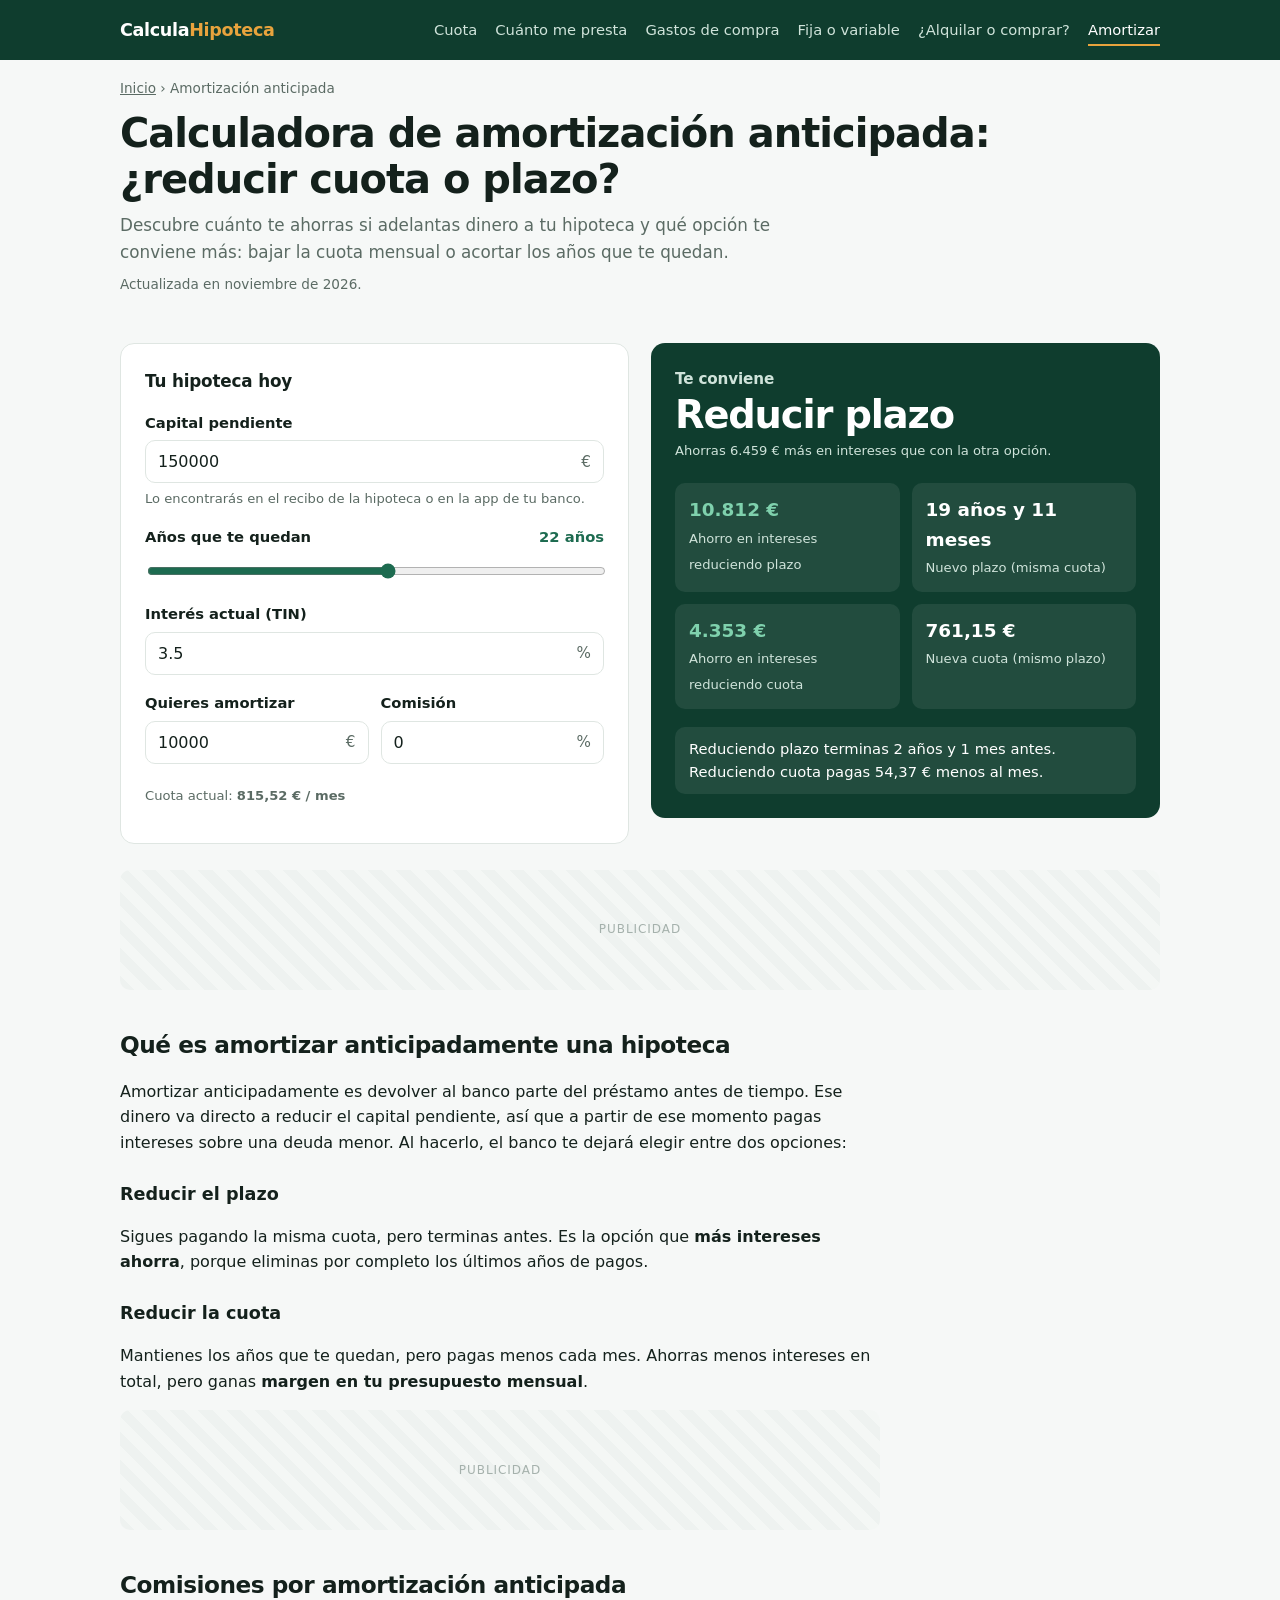
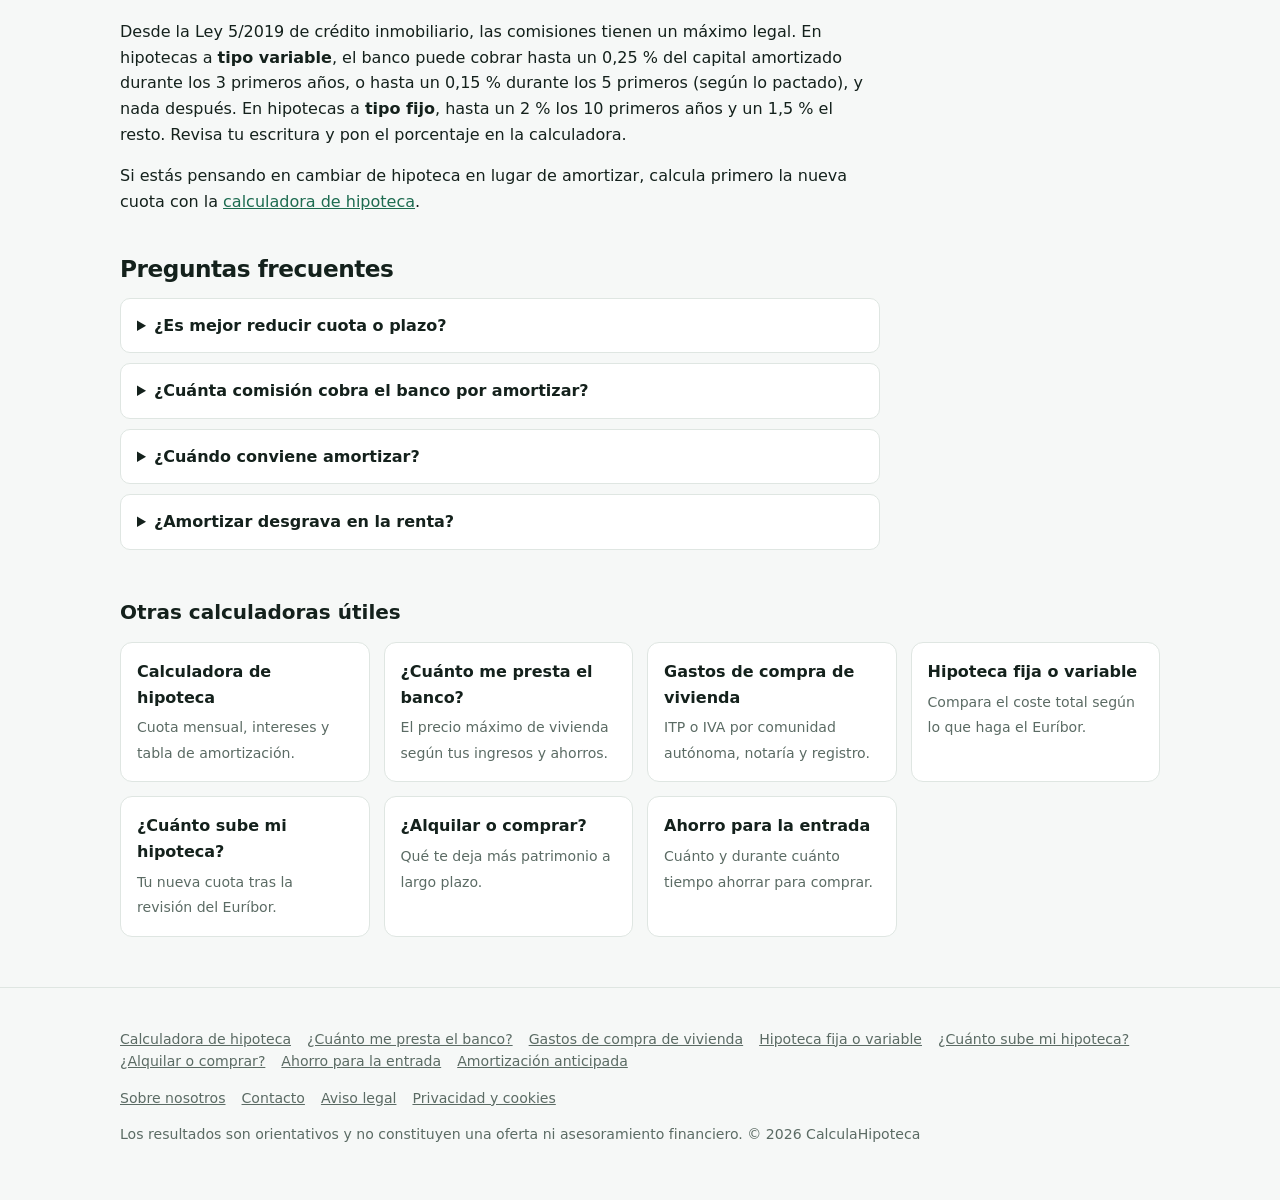
<file: amortizacion-anticipada.html>
<!DOCTYPE html>
<html lang="es-ES">
<head>
<meta charset="UTF-8">
<meta name="viewport" content="width=device-width, initial-scale=1">
<title>Amortización anticipada: ¿reducir cuota o plazo? Calculadora</title>
<meta name="description" content="¿Te conviene reducir cuota o plazo al amortizar tu hipoteca? Calcula cuánto ahorras en intereses, la nueva cuota y los años que te quitas, con comisiones.">
<meta name="robots" content="index, follow">
<link rel="canonical" href="https://calculahipoteca.github.io/amortizacion-anticipada.html">
<link rel="icon" href="favicon.svg" type="image/svg+xml">
<link rel="apple-touch-icon" href="apple-touch-icon.png">
<meta name="theme-color" content="#0f3d2e">
<meta property="og:type" content="website">
<meta property="og:locale" content="es_ES">
<meta property="og:site_name" content="CalculaHipoteca">
<meta property="og:title" content="Amortización anticipada: ¿reducir cuota o plazo? Calculadora">
<meta property="og:description" content="¿Te conviene reducir cuota o plazo al amortizar tu hipoteca? Calcula cuánto ahorras en intereses, la nueva cuota y los años que te quitas, con comisiones.">
<meta property="og:url" content="https://calculahipoteca.github.io/amortizacion-anticipada.html">
<meta property="og:image" content="https://calculahipoteca.github.io/og.png">
<meta property="og:image:width" content="1200">
<meta property="og:image:height" content="630">
<meta name="twitter:card" content="summary_large_image">
<link rel="stylesheet" href="styles.css">
<!--
  GOOGLE ADSENSE: cuando te aprueben, descomenta y pon tu ID de editor (ca-pub-...).
  En España es obligatorio un banner de consentimiento certificado (AdSense > Privacidad y mensajes > RGPD).
  <script async src="https://pagead2.googlesyndication.com/pagead/js/adsbygoogle.js?client=ca-pub-XXXXXXXXXXXXXXXX" crossorigin="anonymous"></script>
-->

<script type="application/ld+json">
{
 "@context": "https://schema.org",
 "@type": "WebApplication",
 "name": "Calculadora de amortización anticipada",
 "url": "https://calculahipoteca.github.io/amortizacion-anticipada.html",
 "description": "Compara reducir cuota o plazo al amortizar una hipoteca.",
 "applicationCategory": "FinanceApplication",
 "operatingSystem": "Cualquiera",
 "inLanguage": "es-ES",
 "offers": {
  "@type": "Offer",
  "price": "0",
  "priceCurrency": "EUR"
 }
}
</script>
<script type="application/ld+json">
{
 "@context": "https://schema.org",
 "@type": "FAQPage",
 "mainEntity": [
  {
   "@type": "Question",
   "name": "¿Es mejor reducir cuota o plazo?",
   "acceptedAnswer": {
    "@type": "Answer",
    "text": "Reducir el plazo casi siempre ahorra más intereses, porque dejas de pagar intereses durante los años que eliminas. Reducir la cuota te da más liquidez cada mes, lo que puede convenirte si tus ingresos son ajustados o si prevés gastos."
   }
  },
  {
   "@type": "Question",
   "name": "¿Cuánta comisión cobra el banco por amortizar?",
   "acceptedAnswer": {
    "@type": "Answer",
    "text": "La Ley 5/2019 la limita. En hipotecas variables: como máximo el 0,25 % los 3 primeros años o el 0,15 % los 5 primeros (según contrato) y 0 % después. En hipotecas fijas: como máximo el 2 % los 10 primeros años y el 1,5 % después."
   }
  },
  {
   "@type": "Question",
   "name": "¿Cuándo conviene amortizar?",
   "acceptedAnswer": {
    "@type": "Answer",
    "text": "Cuanto antes, mejor: en los primeros años de la hipoteca la mayor parte de la cuota son intereses. Aun así, conviene mantener un colchón de emergencia y comparar con lo que rendiría ese dinero invertido."
   }
  },
  {
   "@type": "Question",
   "name": "¿Amortizar desgrava en la renta?",
   "acceptedAnswer": {
    "@type": "Answer",
    "text": "Solo si compraste tu vivienda habitual antes del 1 de enero de 2013 y tienes derecho a la deducción por vivienda habitual. En ese caso, las amortizaciones cuentan hasta el límite anual de 9.040 €."
   }
  }
 ]
}
</script>
<script type="application/ld+json">
{
 "@context": "https://schema.org",
 "@type": "BreadcrumbList",
 "itemListElement": [
  {
   "@type": "ListItem",
   "position": 1,
   "name": "Inicio",
   "item": "https://calculahipoteca.github.io/"
  },
  {
   "@type": "ListItem",
   "position": 2,
   "name": "Amortización anticipada",
   "item": "https://calculahipoteca.github.io/amortizacion-anticipada.html"
  }
 ]
}
</script>
</head>
<body>
<a class="skip" href="#contenido">Saltar al contenido</a>
<header class="top">
  <div class="wrap">
    <a class="logo" href="./">Calcula<span>Hipoteca</span></a>
    <nav aria-label="Calculadoras"><a href="./">Cuota</a><a href="cuanto-me-presta-el-banco.html">Cuánto me presta</a><a href="gastos-compra-vivienda.html">Gastos de compra</a><a href="hipoteca-fija-o-variable.html">Fija o variable</a><a href="alquilar-o-comprar.html">¿Alquilar o comprar?</a><a href="amortizacion-anticipada.html" aria-current="page">Amortizar</a></nav>
  </div>
</header>
<main class="wrap" id="contenido">
<nav class="crumbs" aria-label="Migas de pan"><a href="./">Inicio</a> › Amortización anticipada</nav>
<section class="hero">
  <h1>Calculadora de amortización anticipada: ¿reducir cuota o plazo?</h1>
  <p class="lead">Descubre cuánto te ahorras si adelantas dinero a tu hipoteca y qué opción te conviene más: bajar la cuota mensual o acortar los años que te quedan.</p>
  <p class="updated">Actualizada en noviembre de 2026.</p>
</section>
<div class="grid">
  <section class="card" aria-labelledby="d">
    <h2 id="d">Tu hipoteca hoy</h2>
    <div class="field"><label for="deu">Capital pendiente</label>
      <div class="inbox"><input id="deu" type="number" inputmode="numeric" min="0" step="1000" value="150000"><span>€</span></div>
      <div class="hint">Lo encontrarás en el recibo de la hipoteca o en la app de tu banco.</div></div>
    <div class="field"><label for="pla">Años que te quedan <output id="plaO"></output></label>
      <input id="pla" type="range" min="2" max="40" value="22"></div>
    <div class="field"><label for="tin">Interés actual (TIN)</label>
      <div class="inbox"><input id="tin" type="number" inputmode="decimal" step="0.05" min="0" value="3.5"><span>%</span></div></div>
    <div class="row2">
      <div class="field"><label for="am">Quieres amortizar</label>
        <div class="inbox"><input id="am" type="number" inputmode="numeric" min="0" step="500" value="10000"><span>€</span></div></div>
      <div class="field"><label for="com">Comisión</label>
        <div class="inbox"><input id="com" type="number" inputmode="decimal" min="0" step="0.05" value="0"><span>%</span></div></div>
    </div>
    <p class="hint">Cuota actual: <b id="cAct">—</b></p>
  </section>
  <section class="card result" aria-live="polite">
    <h2>Te conviene</h2>
    <div class="big" id="win" style="font-size:clamp(1.8rem,4.5vw,2.4rem)">—</div>
    <div class="hint" id="winTxt"></div>
    <div class="stats">
      <div class="stat good"><b id="aP">—</b><span>Ahorro en intereses reduciendo plazo</span></div>
      <div class="stat"><b id="nP">—</b><span>Nuevo plazo (misma cuota)</span></div>
      <div class="stat good"><b id="aC">—</b><span>Ahorro en intereses reduciendo cuota</span></div>
      <div class="stat"><b id="nC">—</b><span>Nueva cuota (mismo plazo)</span></div>
    </div>
    <div class="effort" id="msg"></div>
  </section>
</div>
<div class="ad-slot" aria-hidden="true">Publicidad</div>
<article>
  <h2>Qué es amortizar anticipadamente una hipoteca</h2>
  <p>Amortizar anticipadamente es devolver al banco parte del préstamo antes de tiempo. Ese dinero va directo a reducir el capital pendiente, así que a partir de ese momento pagas intereses sobre una deuda menor. Al hacerlo, el banco te dejará elegir entre dos opciones:</p>
  <h3>Reducir el plazo</h3>
  <p>Sigues pagando la misma cuota, pero terminas antes. Es la opción que <strong>más intereses ahorra</strong>, porque eliminas por completo los últimos años de pagos.</p>
  <h3>Reducir la cuota</h3>
  <p>Mantienes los años que te quedan, pero pagas menos cada mes. Ahorras menos intereses en total, pero ganas <strong>margen en tu presupuesto mensual</strong>.</p>
  <div class="ad-slot" aria-hidden="true">Publicidad</div>
  <h2>Comisiones por amortización anticipada</h2>
  <p>Desde la Ley 5/2019 de crédito inmobiliario, las comisiones tienen un máximo legal. En hipotecas a <strong>tipo variable</strong>, el banco puede cobrar hasta un 0,25 % del capital amortizado durante los 3 primeros años, o hasta un 0,15 % durante los 5 primeros (según lo pactado), y nada después. En hipotecas a <strong>tipo fijo</strong>, hasta un 2 % los 10 primeros años y un 1,5 % el resto. Revisa tu escritura y pon el porcentaje en la calculadora.</p>
  <p>Si estás pensando en cambiar de hipoteca en lugar de amortizar, calcula primero la nueva cuota con la <a href="./">calculadora de hipoteca</a>.</p>
  <h2>Preguntas frecuentes</h2>
  <details><summary>¿Es mejor reducir cuota o plazo?</summary><p>Reducir el plazo casi siempre ahorra más intereses, porque dejas de pagar intereses durante los años que eliminas. Reducir la cuota te da más liquidez cada mes, lo que puede convenirte si tus ingresos son ajustados o si prevés gastos.</p></details>
<details><summary>¿Cuánta comisión cobra el banco por amortizar?</summary><p>La Ley 5/2019 la limita. En hipotecas variables: como máximo el 0,25 % los 3 primeros años o el 0,15 % los 5 primeros (según contrato) y 0 % después. En hipotecas fijas: como máximo el 2 % los 10 primeros años y el 1,5 % después.</p></details>
<details><summary>¿Cuándo conviene amortizar?</summary><p>Cuanto antes, mejor: en los primeros años de la hipoteca la mayor parte de la cuota son intereses. Aun así, conviene mantener un colchón de emergencia y comparar con lo que rendiría ese dinero invertido.</p></details>
<details><summary>¿Amortizar desgrava en la renta?</summary><p>Solo si compraste tu vivienda habitual antes del 1 de enero de 2013 y tienes derecho a la deducción por vivienda habitual. En ese caso, las amortizaciones cuentan hasta el límite anual de 9.040 €.</p></details>
</article>
<section class="related" aria-labelledby="rel"><h2 id="rel">Otras calculadoras útiles</h2><div class="tools"><a href="./"><b>Calculadora de hipoteca</b><span>Cuota mensual, intereses y tabla de amortización.</span></a><a href="cuanto-me-presta-el-banco.html"><b>¿Cuánto me presta el banco?</b><span>El precio máximo de vivienda según tus ingresos y ahorros.</span></a><a href="gastos-compra-vivienda.html"><b>Gastos de compra de vivienda</b><span>ITP o IVA por comunidad autónoma, notaría y registro.</span></a><a href="hipoteca-fija-o-variable.html"><b>Hipoteca fija o variable</b><span>Compara el coste total según lo que haga el Euríbor.</span></a><a href="revision-hipoteca-variable.html"><b>¿Cuánto sube mi hipoteca?</b><span>Tu nueva cuota tras la revisión del Euríbor.</span></a><a href="alquilar-o-comprar.html"><b>¿Alquilar o comprar?</b><span>Qué te deja más patrimonio a largo plazo.</span></a><a href="ahorro-entrada-vivienda.html"><b>Ahorro para la entrada</b><span>Cuánto y durante cuánto tiempo ahorrar para comprar.</span></a></div></section>
<script>
(function(){
const $ = id => document.getElementById(id);
const eur = new Intl.NumberFormat('es-ES',{style:'currency',currency:'EUR',maximumFractionDigits:0,useGrouping:'always'});
const eur2 = new Intl.NumberFormat('es-ES',{style:'currency',currency:'EUR',minimumFractionDigits:2,maximumFractionDigits:2,useGrouping:'always'});
const num = id => { const v = parseFloat(String($(id).value).replace(',','.')); return isFinite(v) ? v : 0; };
const cuota = (P, tin, n) => { const r = tin/100/12; return r === 0 ? P/n : P*r/(1-Math.pow(1+r,-n)); };
function pagos(D, tin, c){ // devuelve [meses, total pagado] con cuota fija c
  const r = tin/100/12; let m = 0, tot = 0;
  while (D > 0.005 && m < 1200){ const i = D*r, pay = Math.min(c, D + i); D = D + i - pay; tot += pay; m++; }
  return [m, tot];
}
const ym = m => { const a = Math.floor(m/12), b = m%12; return (a ? a + (a === 1 ? ' año' : ' años') : '') + (a && b ? ' y ' : '') + (b ? b + (b === 1 ? ' mes' : ' meses') : ''); };
function calc(){
  const D = Math.max(0, num('deu')), años = +$('pla').value, n = años*12, tin = num('tin'), A = Math.min(Math.max(0, num('am')), D), com = A*num('com')/100;
  $('plaO').textContent = años + ' años';
  if (!D) return;
  const c = cuota(D, tin, n), base = c*n;
  $('cAct').textContent = eur2.format(c) + ' / mes';
  const D2 = D - A;
  const c2 = D2 > 0 ? cuota(D2, tin, n) : 0;
  const ahC = base - c2*n - A - com;
  const [m2, tot2] = D2 > 0 ? pagos(D2, tin, c) : [0, 0];
  const ahP = base - tot2 - A - com;
  $('aP').textContent = eur.format(ahP); $('nP').textContent = m2 ? ym(m2) : 'Hipoteca pagada';
  $('aC').textContent = eur.format(ahC); $('nC').textContent = eur2.format(c2);
  $('win').textContent = ahP >= ahC ? 'Reducir plazo' : 'Reducir cuota';
  $('winTxt').textContent = 'Ahorras ' + eur.format(Math.abs(ahP - ahC)) + ' más en intereses que con la otra opción.';
  $('msg').textContent = m2 ? 'Reduciendo plazo terminas ' + ym(n - m2) + ' antes. Reduciendo cuota pagas ' + eur2.format(c - c2) + ' menos al mes.' + (com ? ' Ya está descontada la comisión de ' + eur.format(com) + '.' : '') : '';
}
document.querySelectorAll('input').forEach(e => e.addEventListener('input', calc)); calc();
})();
</script>
</main>
<footer>
  <div class="wrap">
    <p><a href="./">Calculadora de hipoteca</a><a href="cuanto-me-presta-el-banco.html">¿Cuánto me presta el banco?</a><a href="gastos-compra-vivienda.html">Gastos de compra de vivienda</a><a href="hipoteca-fija-o-variable.html">Hipoteca fija o variable</a><a href="revision-hipoteca-variable.html">¿Cuánto sube mi hipoteca?</a><a href="alquilar-o-comprar.html">¿Alquilar o comprar?</a><a href="ahorro-entrada-vivienda.html">Ahorro para la entrada</a><a href="amortizacion-anticipada.html">Amortización anticipada</a></p>
    <p><a href="sobre-nosotros.html">Sobre nosotros</a><a href="contacto.html">Contacto</a><a href="aviso-legal.html">Aviso legal</a><a href="privacidad.html">Privacidad y cookies</a></p>
    <p>Los resultados son orientativos y no constituyen una oferta ni asesoramiento financiero. © 2026 CalculaHipoteca</p>
  </div>
</footer>
</body>
</html>
</file>
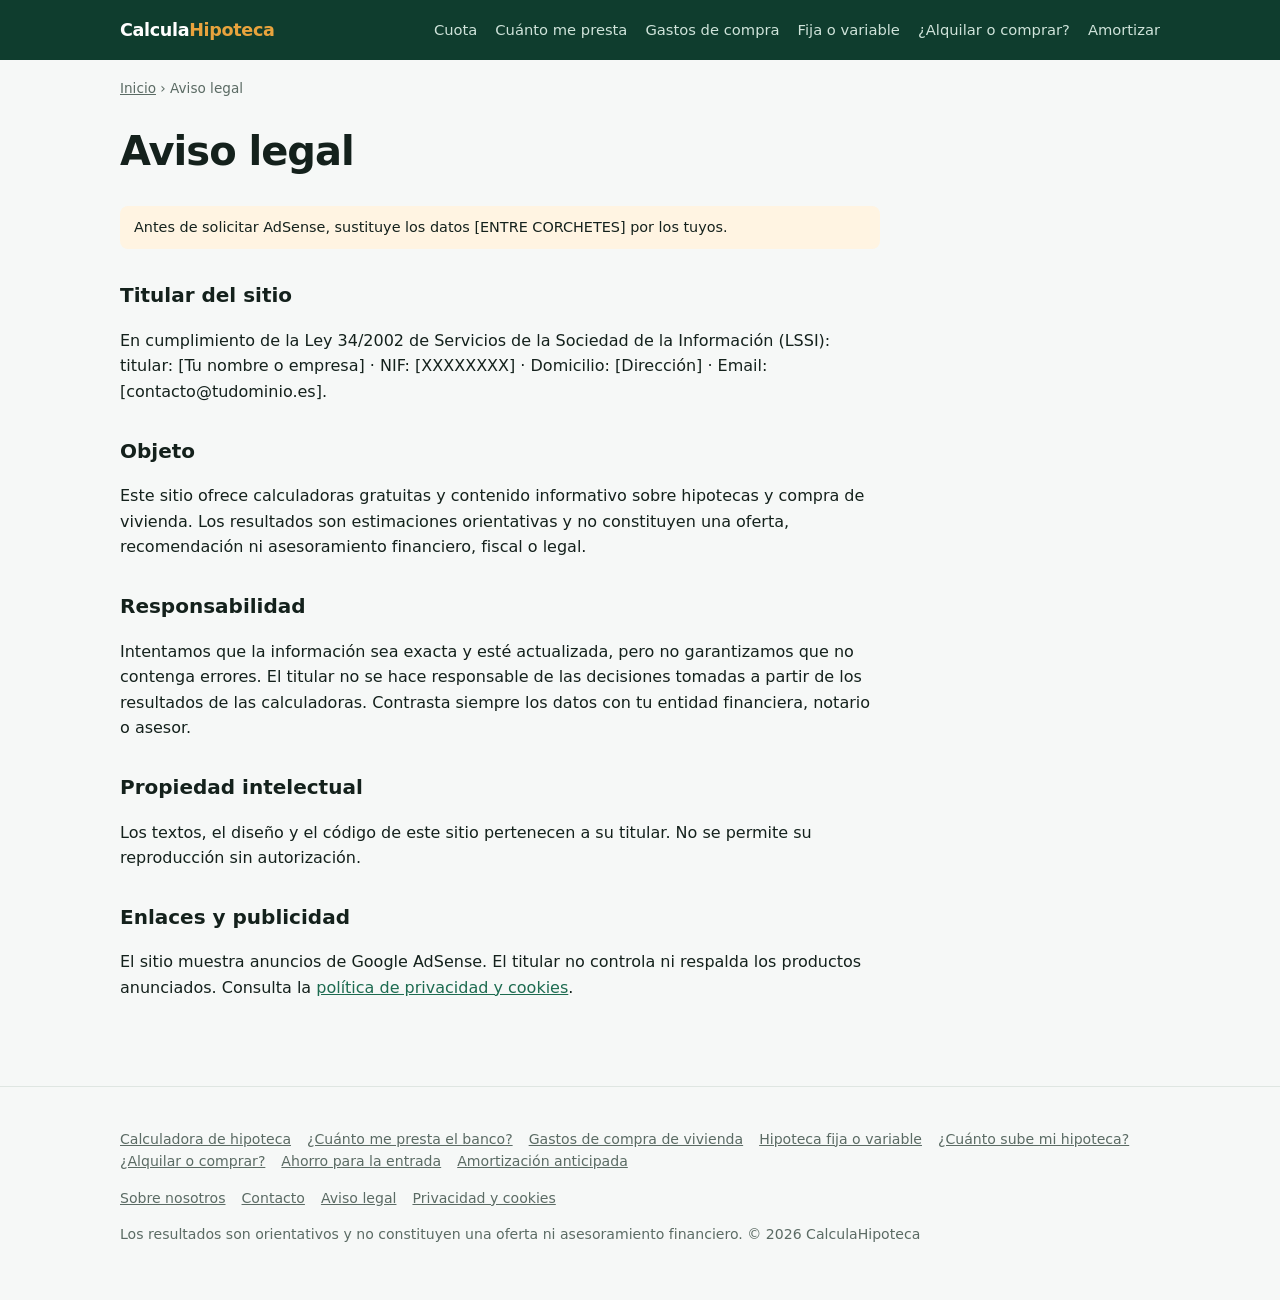
<file: aviso-legal.html>
<!DOCTYPE html>
<html lang="es-ES">
<head>
<meta charset="UTF-8">
<meta name="viewport" content="width=device-width, initial-scale=1">
<title>Aviso legal — CalculaHipoteca</title>
<meta name="description" content="Aviso legal e información del titular de CalculaHipoteca.">
<meta name="robots" content="index, follow">
<link rel="canonical" href="https://calculahipoteca.github.io/aviso-legal.html">
<link rel="icon" href="favicon.svg" type="image/svg+xml">
<link rel="apple-touch-icon" href="apple-touch-icon.png">
<meta name="theme-color" content="#0f3d2e">
<meta property="og:type" content="website">
<meta property="og:locale" content="es_ES">
<meta property="og:site_name" content="CalculaHipoteca">
<meta property="og:title" content="Aviso legal — CalculaHipoteca">
<meta property="og:description" content="Aviso legal e información del titular de CalculaHipoteca.">
<meta property="og:url" content="https://calculahipoteca.github.io/aviso-legal.html">
<meta property="og:image" content="https://calculahipoteca.github.io/og.png">
<meta property="og:image:width" content="1200">
<meta property="og:image:height" content="630">
<meta name="twitter:card" content="summary_large_image">
<link rel="stylesheet" href="styles.css">
<!--
  GOOGLE ADSENSE: cuando te aprueben, descomenta y pon tu ID de editor (ca-pub-...).
  En España es obligatorio un banner de consentimiento certificado (AdSense > Privacidad y mensajes > RGPD).
  <script async src="https://pagead2.googlesyndication.com/pagead/js/adsbygoogle.js?client=ca-pub-XXXXXXXXXXXXXXXX" crossorigin="anonymous"></script>
-->


<script type="application/ld+json">
{
 "@context": "https://schema.org",
 "@type": "BreadcrumbList",
 "itemListElement": [
  {
   "@type": "ListItem",
   "position": 1,
   "name": "Inicio",
   "item": "https://calculahipoteca.github.io/"
  },
  {
   "@type": "ListItem",
   "position": 2,
   "name": "Aviso legal",
   "item": "https://calculahipoteca.github.io/aviso-legal.html"
  }
 ]
}
</script>
</head>
<body>
<a class="skip" href="#contenido">Saltar al contenido</a>
<header class="top">
  <div class="wrap">
    <a class="logo" href="./">Calcula<span>Hipoteca</span></a>
    <nav aria-label="Calculadoras"><a href="./">Cuota</a><a href="cuanto-me-presta-el-banco.html">Cuánto me presta</a><a href="gastos-compra-vivienda.html">Gastos de compra</a><a href="hipoteca-fija-o-variable.html">Fija o variable</a><a href="alquilar-o-comprar.html">¿Alquilar o comprar?</a><a href="amortizacion-anticipada.html">Amortizar</a></nav>
  </div>
</header>
<main class="wrap" id="contenido">
<nav class="crumbs" aria-label="Migas de pan"><a href="./">Inicio</a> › Aviso legal</nav>
<div class="prose"><section class="hero"><h1>Aviso legal</h1></section><p class="note">Antes de solicitar AdSense, sustituye los datos [ENTRE CORCHETES] por los tuyos.</p>
<h2>Titular del sitio</h2>
<p>En cumplimiento de la Ley 34/2002 de Servicios de la Sociedad de la Información (LSSI): titular: [Tu nombre o empresa] · NIF: [XXXXXXXX] · Domicilio: [Dirección] · Email: [contacto@tudominio.es].</p>
<h2>Objeto</h2>
<p>Este sitio ofrece calculadoras gratuitas y contenido informativo sobre hipotecas y compra de vivienda. Los resultados son estimaciones orientativas y no constituyen una oferta, recomendación ni asesoramiento financiero, fiscal o legal.</p>
<h2>Responsabilidad</h2>
<p>Intentamos que la información sea exacta y esté actualizada, pero no garantizamos que no contenga errores. El titular no se hace responsable de las decisiones tomadas a partir de los resultados de las calculadoras. Contrasta siempre los datos con tu entidad financiera, notario o asesor.</p>
<h2>Propiedad intelectual</h2>
<p>Los textos, el diseño y el código de este sitio pertenecen a su titular. No se permite su reproducción sin autorización.</p>
<h2>Enlaces y publicidad</h2>
<p>El sitio muestra anuncios de Google AdSense. El titular no controla ni respalda los productos anunciados. Consulta la <a href="privacidad.html">política de privacidad y cookies</a>.</p></div>
</main>
<footer>
  <div class="wrap">
    <p><a href="./">Calculadora de hipoteca</a><a href="cuanto-me-presta-el-banco.html">¿Cuánto me presta el banco?</a><a href="gastos-compra-vivienda.html">Gastos de compra de vivienda</a><a href="hipoteca-fija-o-variable.html">Hipoteca fija o variable</a><a href="revision-hipoteca-variable.html">¿Cuánto sube mi hipoteca?</a><a href="alquilar-o-comprar.html">¿Alquilar o comprar?</a><a href="ahorro-entrada-vivienda.html">Ahorro para la entrada</a><a href="amortizacion-anticipada.html">Amortización anticipada</a></p>
    <p><a href="sobre-nosotros.html">Sobre nosotros</a><a href="contacto.html">Contacto</a><a href="aviso-legal.html">Aviso legal</a><a href="privacidad.html">Privacidad y cookies</a></p>
    <p>Los resultados son orientativos y no constituyen una oferta ni asesoramiento financiero. © 2026 CalculaHipoteca</p>
  </div>
</footer>
</body>
</html>
</file>
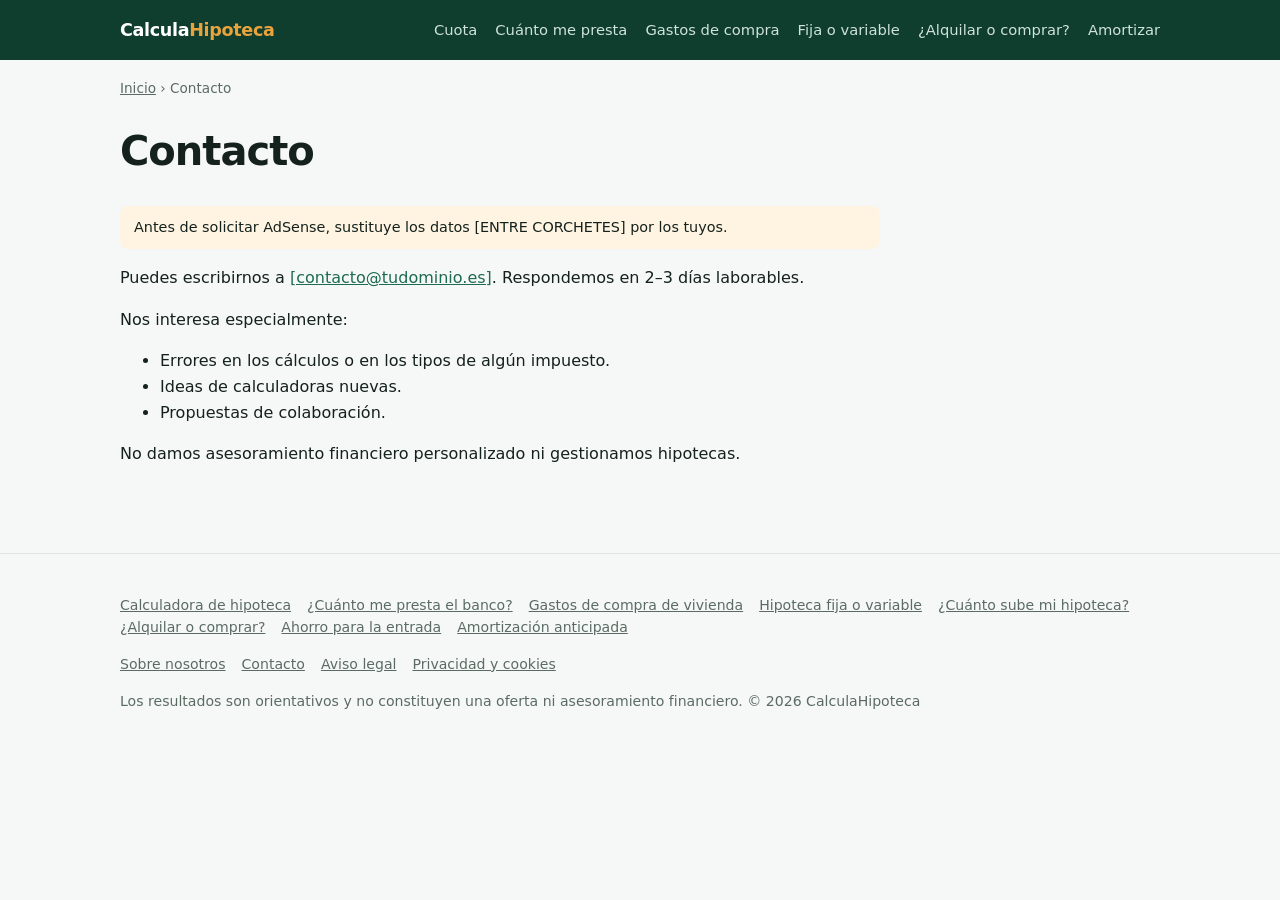
<file: contacto.html>
<!DOCTYPE html>
<html lang="es-ES">
<head>
<meta charset="UTF-8">
<meta name="viewport" content="width=device-width, initial-scale=1">
<title>Contacto — CalculaHipoteca</title>
<meta name="description" content="Contacta con CalculaHipoteca para sugerencias, errores o colaboraciones.">
<meta name="robots" content="index, follow">
<link rel="canonical" href="https://calculahipoteca.github.io/contacto.html">
<link rel="icon" href="favicon.svg" type="image/svg+xml">
<link rel="apple-touch-icon" href="apple-touch-icon.png">
<meta name="theme-color" content="#0f3d2e">
<meta property="og:type" content="website">
<meta property="og:locale" content="es_ES">
<meta property="og:site_name" content="CalculaHipoteca">
<meta property="og:title" content="Contacto — CalculaHipoteca">
<meta property="og:description" content="Contacta con CalculaHipoteca para sugerencias, errores o colaboraciones.">
<meta property="og:url" content="https://calculahipoteca.github.io/contacto.html">
<meta property="og:image" content="https://calculahipoteca.github.io/og.png">
<meta property="og:image:width" content="1200">
<meta property="og:image:height" content="630">
<meta name="twitter:card" content="summary_large_image">
<link rel="stylesheet" href="styles.css">
<!--
  GOOGLE ADSENSE: cuando te aprueben, descomenta y pon tu ID de editor (ca-pub-...).
  En España es obligatorio un banner de consentimiento certificado (AdSense > Privacidad y mensajes > RGPD).
  <script async src="https://pagead2.googlesyndication.com/pagead/js/adsbygoogle.js?client=ca-pub-XXXXXXXXXXXXXXXX" crossorigin="anonymous"></script>
-->


<script type="application/ld+json">
{
 "@context": "https://schema.org",
 "@type": "BreadcrumbList",
 "itemListElement": [
  {
   "@type": "ListItem",
   "position": 1,
   "name": "Inicio",
   "item": "https://calculahipoteca.github.io/"
  },
  {
   "@type": "ListItem",
   "position": 2,
   "name": "Contacto",
   "item": "https://calculahipoteca.github.io/contacto.html"
  }
 ]
}
</script>
</head>
<body>
<a class="skip" href="#contenido">Saltar al contenido</a>
<header class="top">
  <div class="wrap">
    <a class="logo" href="./">Calcula<span>Hipoteca</span></a>
    <nav aria-label="Calculadoras"><a href="./">Cuota</a><a href="cuanto-me-presta-el-banco.html">Cuánto me presta</a><a href="gastos-compra-vivienda.html">Gastos de compra</a><a href="hipoteca-fija-o-variable.html">Fija o variable</a><a href="alquilar-o-comprar.html">¿Alquilar o comprar?</a><a href="amortizacion-anticipada.html">Amortizar</a></nav>
  </div>
</header>
<main class="wrap" id="contenido">
<nav class="crumbs" aria-label="Migas de pan"><a href="./">Inicio</a> › Contacto</nav>
<div class="prose"><section class="hero"><h1>Contacto</h1></section><p class="note">Antes de solicitar AdSense, sustituye los datos [ENTRE CORCHETES] por los tuyos.</p>
<p>Puedes escribirnos a <a href="mailto:[contacto@tudominio.es]">[contacto@tudominio.es]</a>. Respondemos en 2–3 días laborables.</p>
<p>Nos interesa especialmente:</p>
<ul><li>Errores en los cálculos o en los tipos de algún impuesto.</li><li>Ideas de calculadoras nuevas.</li><li>Propuestas de colaboración.</li></ul>
<p>No damos asesoramiento financiero personalizado ni gestionamos hipotecas.</p></div>
</main>
<footer>
  <div class="wrap">
    <p><a href="./">Calculadora de hipoteca</a><a href="cuanto-me-presta-el-banco.html">¿Cuánto me presta el banco?</a><a href="gastos-compra-vivienda.html">Gastos de compra de vivienda</a><a href="hipoteca-fija-o-variable.html">Hipoteca fija o variable</a><a href="revision-hipoteca-variable.html">¿Cuánto sube mi hipoteca?</a><a href="alquilar-o-comprar.html">¿Alquilar o comprar?</a><a href="ahorro-entrada-vivienda.html">Ahorro para la entrada</a><a href="amortizacion-anticipada.html">Amortización anticipada</a></p>
    <p><a href="sobre-nosotros.html">Sobre nosotros</a><a href="contacto.html">Contacto</a><a href="aviso-legal.html">Aviso legal</a><a href="privacidad.html">Privacidad y cookies</a></p>
    <p>Los resultados son orientativos y no constituyen una oferta ni asesoramiento financiero. © 2026 CalculaHipoteca</p>
  </div>
</footer>
</body>
</html>
</file>
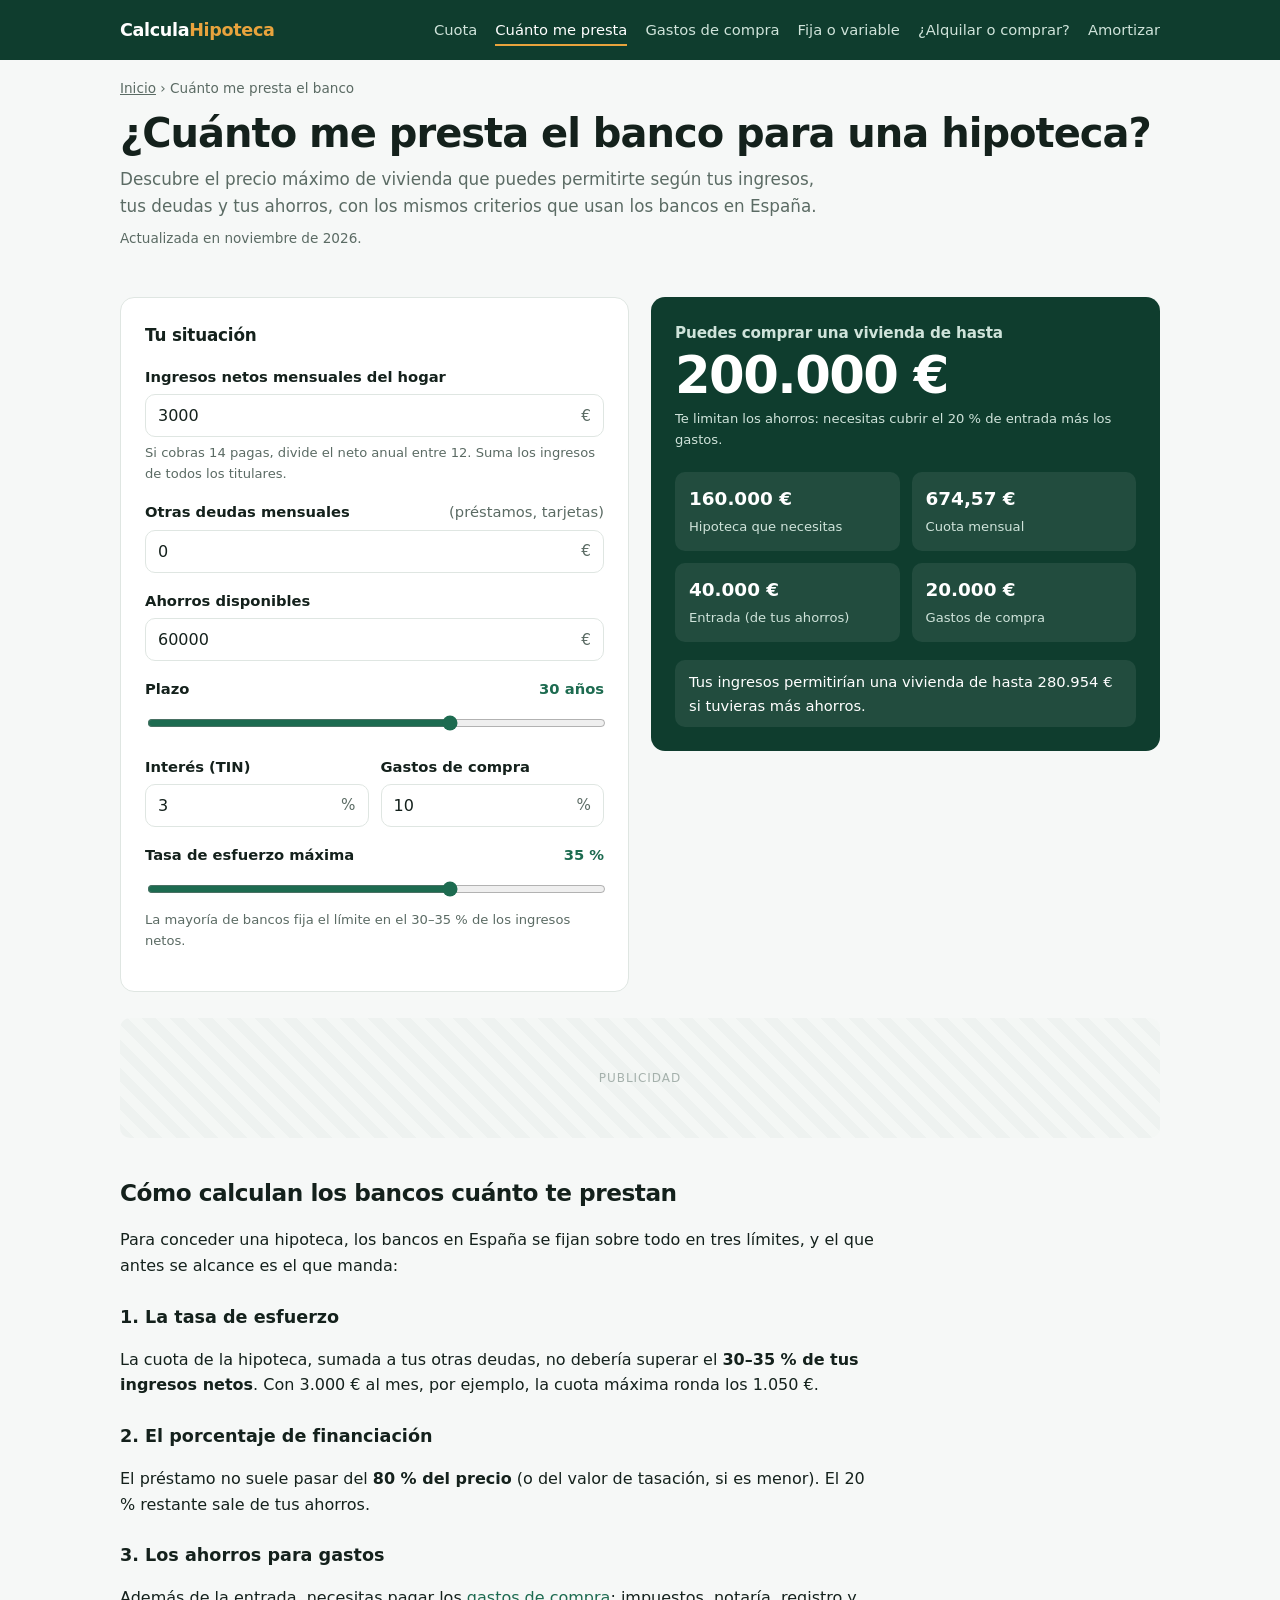
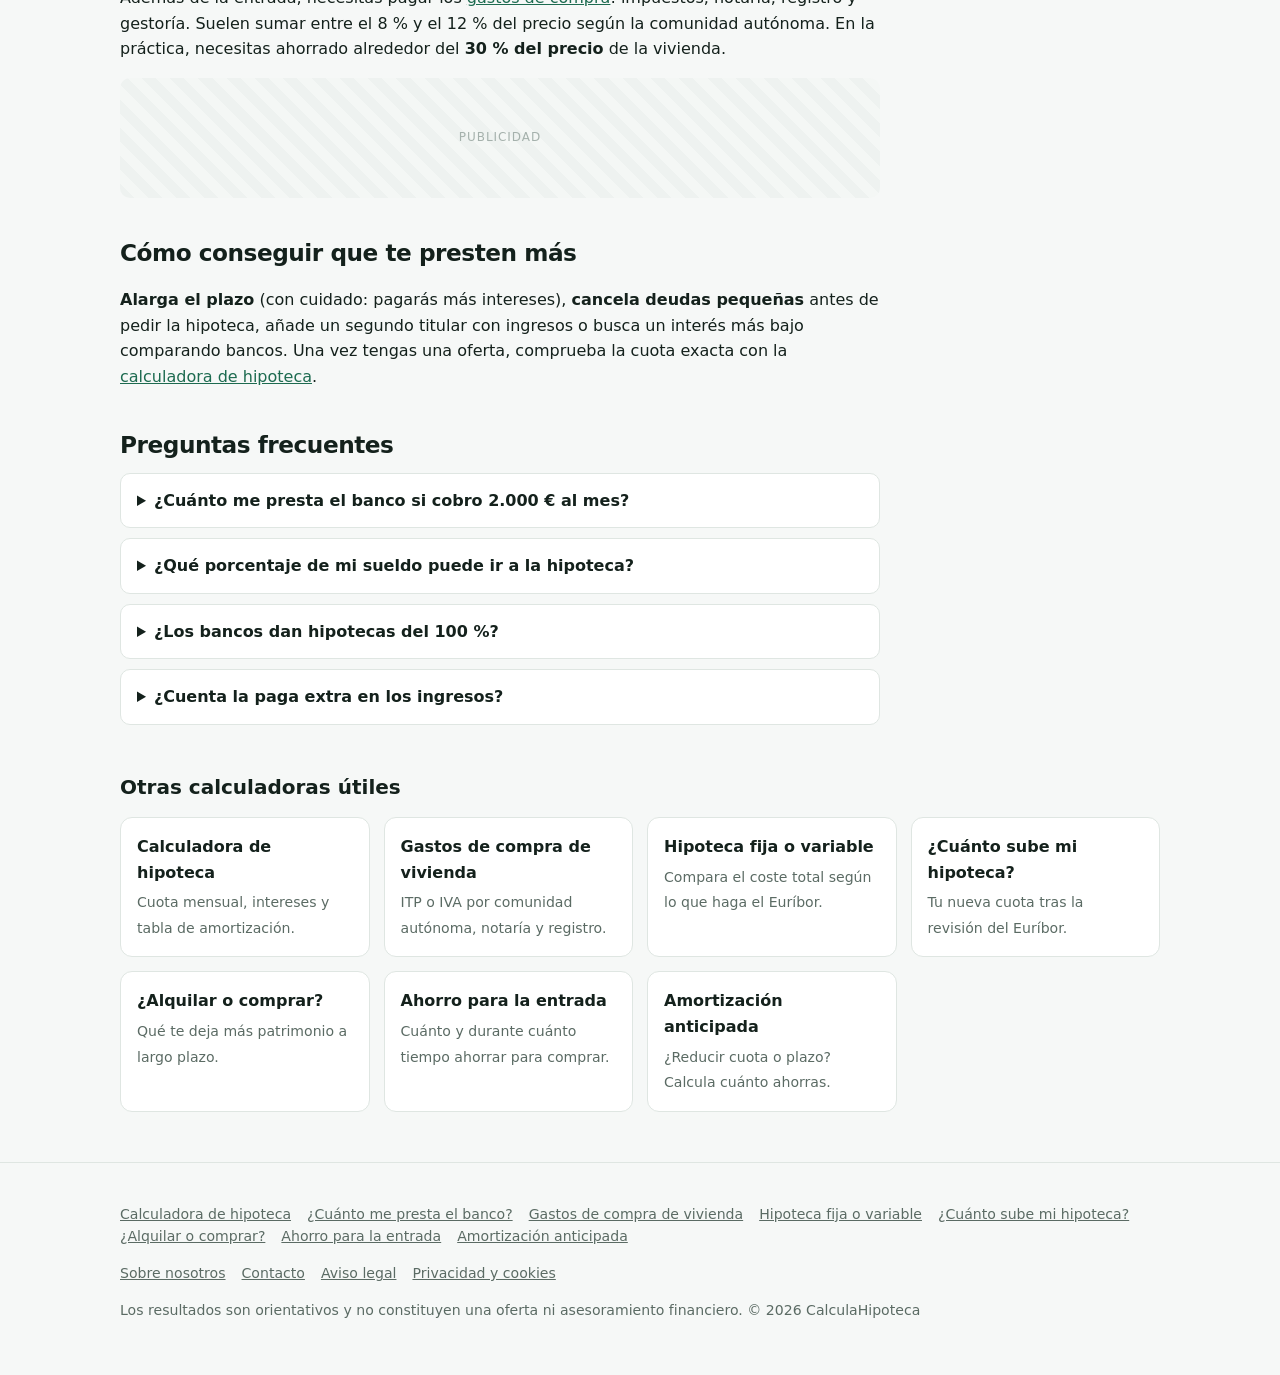
<file: cuanto-me-presta-el-banco.html>
<!DOCTYPE html>
<html lang="es-ES">
<head>
<meta charset="UTF-8">
<meta name="viewport" content="width=device-width, initial-scale=1">
<title>¿Cuánto me presta el banco? Calculadora según sueldo (2026)</title>
<meta name="description" content="Calcula cuánto te presta el banco para una hipoteca según tu sueldo, tus deudas y tus ahorros. Descubre el precio máximo de vivienda que puedes comprar.">
<meta name="robots" content="index, follow">
<link rel="canonical" href="https://calculahipoteca.github.io/cuanto-me-presta-el-banco.html">
<link rel="icon" href="favicon.svg" type="image/svg+xml">
<link rel="apple-touch-icon" href="apple-touch-icon.png">
<meta name="theme-color" content="#0f3d2e">
<meta property="og:type" content="website">
<meta property="og:locale" content="es_ES">
<meta property="og:site_name" content="CalculaHipoteca">
<meta property="og:title" content="¿Cuánto me presta el banco? Calculadora según sueldo (2026)">
<meta property="og:description" content="Calcula cuánto te presta el banco para una hipoteca según tu sueldo, tus deudas y tus ahorros. Descubre el precio máximo de vivienda que puedes comprar.">
<meta property="og:url" content="https://calculahipoteca.github.io/cuanto-me-presta-el-banco.html">
<meta property="og:image" content="https://calculahipoteca.github.io/og.png">
<meta property="og:image:width" content="1200">
<meta property="og:image:height" content="630">
<meta name="twitter:card" content="summary_large_image">
<link rel="stylesheet" href="styles.css">
<!--
  GOOGLE ADSENSE: cuando te aprueben, descomenta y pon tu ID de editor (ca-pub-...).
  En España es obligatorio un banner de consentimiento certificado (AdSense > Privacidad y mensajes > RGPD).
  <script async src="https://pagead2.googlesyndication.com/pagead/js/adsbygoogle.js?client=ca-pub-XXXXXXXXXXXXXXXX" crossorigin="anonymous"></script>
-->

<script type="application/ld+json">
{
 "@context": "https://schema.org",
 "@type": "WebApplication",
 "name": "Calculadora: cuánto me presta el banco",
 "url": "https://calculahipoteca.github.io/cuanto-me-presta-el-banco.html",
 "description": "Precio máximo de vivienda según ingresos y ahorros.",
 "applicationCategory": "FinanceApplication",
 "operatingSystem": "Cualquiera",
 "inLanguage": "es-ES",
 "offers": {
  "@type": "Offer",
  "price": "0",
  "priceCurrency": "EUR"
 }
}
</script>
<script type="application/ld+json">
{
 "@context": "https://schema.org",
 "@type": "FAQPage",
 "mainEntity": [
  {
   "@type": "Question",
   "name": "¿Cuánto me presta el banco si cobro 2.000 € al mes?",
   "acceptedAnswer": {
    "@type": "Answer",
    "text": "Con una tasa de esfuerzo del 35 %, la cuota máxima sería de unos 700 € al mes. A 30 años y con un interés del 3 %, eso equivale a un préstamo de unos 166.000 €. Necesitarás además ahorros para la entrada (20 %) y los gastos de compra (≈10 %)."
   }
  },
  {
   "@type": "Question",
   "name": "¿Qué porcentaje de mi sueldo puede ir a la hipoteca?",
   "acceptedAnswer": {
    "@type": "Answer",
    "text": "Los bancos suelen exigir que todas tus deudas, incluida la nueva cuota, no superen el 30–35 % de tus ingresos netos mensuales. Algunos aceptan hasta el 40 % con sueldos altos."
   }
  },
  {
   "@type": "Question",
   "name": "¿Los bancos dan hipotecas del 100 %?",
   "acceptedAnswer": {
    "@type": "Answer",
    "text": "Es poco habitual. Algunas entidades lo hacen para viviendas de su propiedad o para jóvenes con avales públicos (como la línea ICO para menores de 35 años), pero lo normal es financiar el 80 % del valor."
   }
  },
  {
   "@type": "Question",
   "name": "¿Cuenta la paga extra en los ingresos?",
   "acceptedAnswer": {
    "@type": "Answer",
    "text": "Sí. Si cobras 14 pagas, el banco calcula tu ingreso mensual como el neto anual dividido entre 12. Introduce esa cifra en la calculadora."
   }
  }
 ]
}
</script>
<script type="application/ld+json">
{
 "@context": "https://schema.org",
 "@type": "BreadcrumbList",
 "itemListElement": [
  {
   "@type": "ListItem",
   "position": 1,
   "name": "Inicio",
   "item": "https://calculahipoteca.github.io/"
  },
  {
   "@type": "ListItem",
   "position": 2,
   "name": "Cuánto me presta el banco",
   "item": "https://calculahipoteca.github.io/cuanto-me-presta-el-banco.html"
  }
 ]
}
</script>
</head>
<body>
<a class="skip" href="#contenido">Saltar al contenido</a>
<header class="top">
  <div class="wrap">
    <a class="logo" href="./">Calcula<span>Hipoteca</span></a>
    <nav aria-label="Calculadoras"><a href="./">Cuota</a><a href="cuanto-me-presta-el-banco.html" aria-current="page">Cuánto me presta</a><a href="gastos-compra-vivienda.html">Gastos de compra</a><a href="hipoteca-fija-o-variable.html">Fija o variable</a><a href="alquilar-o-comprar.html">¿Alquilar o comprar?</a><a href="amortizacion-anticipada.html">Amortizar</a></nav>
  </div>
</header>
<main class="wrap" id="contenido">
<nav class="crumbs" aria-label="Migas de pan"><a href="./">Inicio</a> › Cuánto me presta el banco</nav>
<section class="hero">
  <h1>¿Cuánto me presta el banco para una hipoteca?</h1>
  <p class="lead">Descubre el precio máximo de vivienda que puedes permitirte según tus ingresos, tus deudas y tus ahorros, con los mismos criterios que usan los bancos en España.</p>
  <p class="updated">Actualizada en noviembre de 2026.</p>
</section>
<div class="grid">
  <section class="card" aria-labelledby="d">
    <h2 id="d">Tu situación</h2>
    <div class="field"><label for="ing">Ingresos netos mensuales del hogar</label>
      <div class="inbox"><input id="ing" type="number" inputmode="numeric" min="0" step="100" value="3000"><span>€</span></div>
      <div class="hint">Si cobras 14 pagas, divide el neto anual entre 12. Suma los ingresos de todos los titulares.</div></div>
    <div class="field"><label for="deu">Otras deudas mensuales <span class="opt">(préstamos, tarjetas)</span></label>
      <div class="inbox"><input id="deu" type="number" inputmode="numeric" min="0" step="50" value="0"><span>€</span></div></div>
    <div class="field"><label for="aho">Ahorros disponibles</label>
      <div class="inbox"><input id="aho" type="number" inputmode="numeric" min="0" step="1000" value="60000"><span>€</span></div></div>
    <div class="field"><label for="pla">Plazo <output id="plaO"></output></label>
      <input id="pla" type="range" min="10" max="40" value="30"></div>
    <div class="row2">
      <div class="field"><label for="tin">Interés (TIN)</label>
        <div class="inbox"><input id="tin" type="number" inputmode="decimal" step="0.05" min="0" value="3"><span>%</span></div></div>
      <div class="field"><label for="gas">Gastos de compra</label>
        <div class="inbox"><input id="gas" type="number" inputmode="decimal" step="0.5" min="0" value="10"><span>%</span></div></div>
    </div>
    <div class="field"><label for="esf">Tasa de esfuerzo máxima <output id="esfO"></output></label>
      <input id="esf" type="range" min="25" max="40" value="35">
      <div class="hint">La mayoría de bancos fija el límite en el 30–35 % de los ingresos netos.</div></div>
  </section>
  <section class="card result" aria-live="polite">
    <h2>Puedes comprar una vivienda de hasta</h2>
    <div class="big" id="precio">—</div>
    <div class="hint" id="limite"></div>
    <div class="stats">
      <div class="stat"><b id="pres">—</b><span>Hipoteca que necesitas</span></div>
      <div class="stat"><b id="cuo">—</b><span>Cuota mensual</span></div>
      <div class="stat"><b id="ent">—</b><span>Entrada (de tus ahorros)</span></div>
      <div class="stat"><b id="gst">—</b><span>Gastos de compra</span></div>
    </div>
    <div class="effort" id="msg"></div>
  </section>
</div>
<div class="ad-slot" aria-hidden="true">Publicidad</div>
<article>
  <h2>Cómo calculan los bancos cuánto te prestan</h2>
  <p>Para conceder una hipoteca, los bancos en España se fijan sobre todo en tres límites, y el que antes se alcance es el que manda:</p>
  <h3>1. La tasa de esfuerzo</h3>
  <p>La cuota de la hipoteca, sumada a tus otras deudas, no debería superar el <strong>30–35 % de tus ingresos netos</strong>. Con 3.000 € al mes, por ejemplo, la cuota máxima ronda los 1.050 €.</p>
  <h3>2. El porcentaje de financiación</h3>
  <p>El préstamo no suele pasar del <strong>80 % del precio</strong> (o del valor de tasación, si es menor). El 20 % restante sale de tus ahorros.</p>
  <h3>3. Los ahorros para gastos</h3>
  <p>Además de la entrada, necesitas pagar los <a href="gastos-compra-vivienda.html">gastos de compra</a>: impuestos, notaría, registro y gestoría. Suelen sumar entre el 8 % y el 12 % del precio según la comunidad autónoma. En la práctica, necesitas ahorrado alrededor del <strong>30 % del precio</strong> de la vivienda.</p>
  <div class="ad-slot" aria-hidden="true">Publicidad</div>
  <h2>Cómo conseguir que te presten más</h2>
  <p><strong>Alarga el plazo</strong> (con cuidado: pagarás más intereses), <strong>cancela deudas pequeñas</strong> antes de pedir la hipoteca, añade un segundo titular con ingresos o busca un interés más bajo comparando bancos. Una vez tengas una oferta, comprueba la cuota exacta con la <a href="./">calculadora de hipoteca</a>.</p>
  <h2>Preguntas frecuentes</h2>
  <details><summary>¿Cuánto me presta el banco si cobro 2.000 € al mes?</summary><p>Con una tasa de esfuerzo del 35 %, la cuota máxima sería de unos 700 € al mes. A 30 años y con un interés del 3 %, eso equivale a un préstamo de unos 166.000 €. Necesitarás además ahorros para la entrada (20 %) y los gastos de compra (≈10 %).</p></details>
<details><summary>¿Qué porcentaje de mi sueldo puede ir a la hipoteca?</summary><p>Los bancos suelen exigir que todas tus deudas, incluida la nueva cuota, no superen el 30–35 % de tus ingresos netos mensuales. Algunos aceptan hasta el 40 % con sueldos altos.</p></details>
<details><summary>¿Los bancos dan hipotecas del 100 %?</summary><p>Es poco habitual. Algunas entidades lo hacen para viviendas de su propiedad o para jóvenes con avales públicos (como la línea ICO para menores de 35 años), pero lo normal es financiar el 80 % del valor.</p></details>
<details><summary>¿Cuenta la paga extra en los ingresos?</summary><p>Sí. Si cobras 14 pagas, el banco calcula tu ingreso mensual como el neto anual dividido entre 12. Introduce esa cifra en la calculadora.</p></details>
</article>
<section class="related" aria-labelledby="rel"><h2 id="rel">Otras calculadoras útiles</h2><div class="tools"><a href="./"><b>Calculadora de hipoteca</b><span>Cuota mensual, intereses y tabla de amortización.</span></a><a href="gastos-compra-vivienda.html"><b>Gastos de compra de vivienda</b><span>ITP o IVA por comunidad autónoma, notaría y registro.</span></a><a href="hipoteca-fija-o-variable.html"><b>Hipoteca fija o variable</b><span>Compara el coste total según lo que haga el Euríbor.</span></a><a href="revision-hipoteca-variable.html"><b>¿Cuánto sube mi hipoteca?</b><span>Tu nueva cuota tras la revisión del Euríbor.</span></a><a href="alquilar-o-comprar.html"><b>¿Alquilar o comprar?</b><span>Qué te deja más patrimonio a largo plazo.</span></a><a href="ahorro-entrada-vivienda.html"><b>Ahorro para la entrada</b><span>Cuánto y durante cuánto tiempo ahorrar para comprar.</span></a><a href="amortizacion-anticipada.html"><b>Amortización anticipada</b><span>¿Reducir cuota o plazo? Calcula cuánto ahorras.</span></a></div></section>
<script>
(function(){
const $ = id => document.getElementById(id);
const eur = new Intl.NumberFormat('es-ES',{style:'currency',currency:'EUR',maximumFractionDigits:0,useGrouping:'always'});
const eur2 = new Intl.NumberFormat('es-ES',{style:'currency',currency:'EUR',minimumFractionDigits:2,maximumFractionDigits:2,useGrouping:'always'});
const num = id => { const v = parseFloat(String($(id).value).replace(',','.')); return isFinite(v) ? v : 0; };
const cuota = (P, tin, n) => { const r = tin/100/12; return r === 0 ? P/n : P*r/(1-Math.pow(1+r,-n)); };
function calc(){
  const ing = num('ing'), deu = num('deu'), aho = num('aho'), años = +$('pla').value, tin = num('tin'), g = num('gas')/100, esf = +$('esf').value/100;
  $('plaO').textContent = años + ' años'; $('esfO').textContent = Math.round(esf*100) + ' %';
  const cMax = Math.max(0, ing*esf - deu), n = años*12, r = tin/100/12;
  const Lmax = cMax <= 0 ? 0 : (r === 0 ? cMax*n : cMax*(1-Math.pow(1+r,-n))/r);
  const pIng = (aho + Lmax)/(1+g), pAho = aho/(0.2+g);
  const P = Math.max(0, Math.min(pIng, pAho));
  const L = Math.max(0, P*(1+g) - aho);
  $('precio').textContent = eur.format(P);
  $('pres').textContent = eur.format(L); $('cuo').textContent = eur2.format(L ? cuota(L, tin, n) : 0);
  $('gst').textContent = eur.format(P*g); $('ent').textContent = eur.format(Math.max(0, aho - P*g));
  $('limite').textContent = pIng < pAho ? 'Te limitan los ingresos: el banco no aprobaría una cuota mayor.' : 'Te limitan los ahorros: necesitas cubrir el 20 % de entrada más los gastos.';
  $('msg').textContent = pIng < pAho
    ? 'Con más ingresos o menos deudas podrías llegar hasta ' + eur.format(pAho) + ', que es lo que permiten tus ahorros.'
    : 'Tus ingresos permitirían una vivienda de hasta ' + eur.format(pIng) + ' si tuvieras más ahorros.';
}
document.querySelectorAll('input').forEach(e => e.addEventListener('input', calc)); calc();
})();
</script>
</main>
<footer>
  <div class="wrap">
    <p><a href="./">Calculadora de hipoteca</a><a href="cuanto-me-presta-el-banco.html">¿Cuánto me presta el banco?</a><a href="gastos-compra-vivienda.html">Gastos de compra de vivienda</a><a href="hipoteca-fija-o-variable.html">Hipoteca fija o variable</a><a href="revision-hipoteca-variable.html">¿Cuánto sube mi hipoteca?</a><a href="alquilar-o-comprar.html">¿Alquilar o comprar?</a><a href="ahorro-entrada-vivienda.html">Ahorro para la entrada</a><a href="amortizacion-anticipada.html">Amortización anticipada</a></p>
    <p><a href="sobre-nosotros.html">Sobre nosotros</a><a href="contacto.html">Contacto</a><a href="aviso-legal.html">Aviso legal</a><a href="privacidad.html">Privacidad y cookies</a></p>
    <p>Los resultados son orientativos y no constituyen una oferta ni asesoramiento financiero. © 2026 CalculaHipoteca</p>
  </div>
</footer>
</body>
</html>
</file>
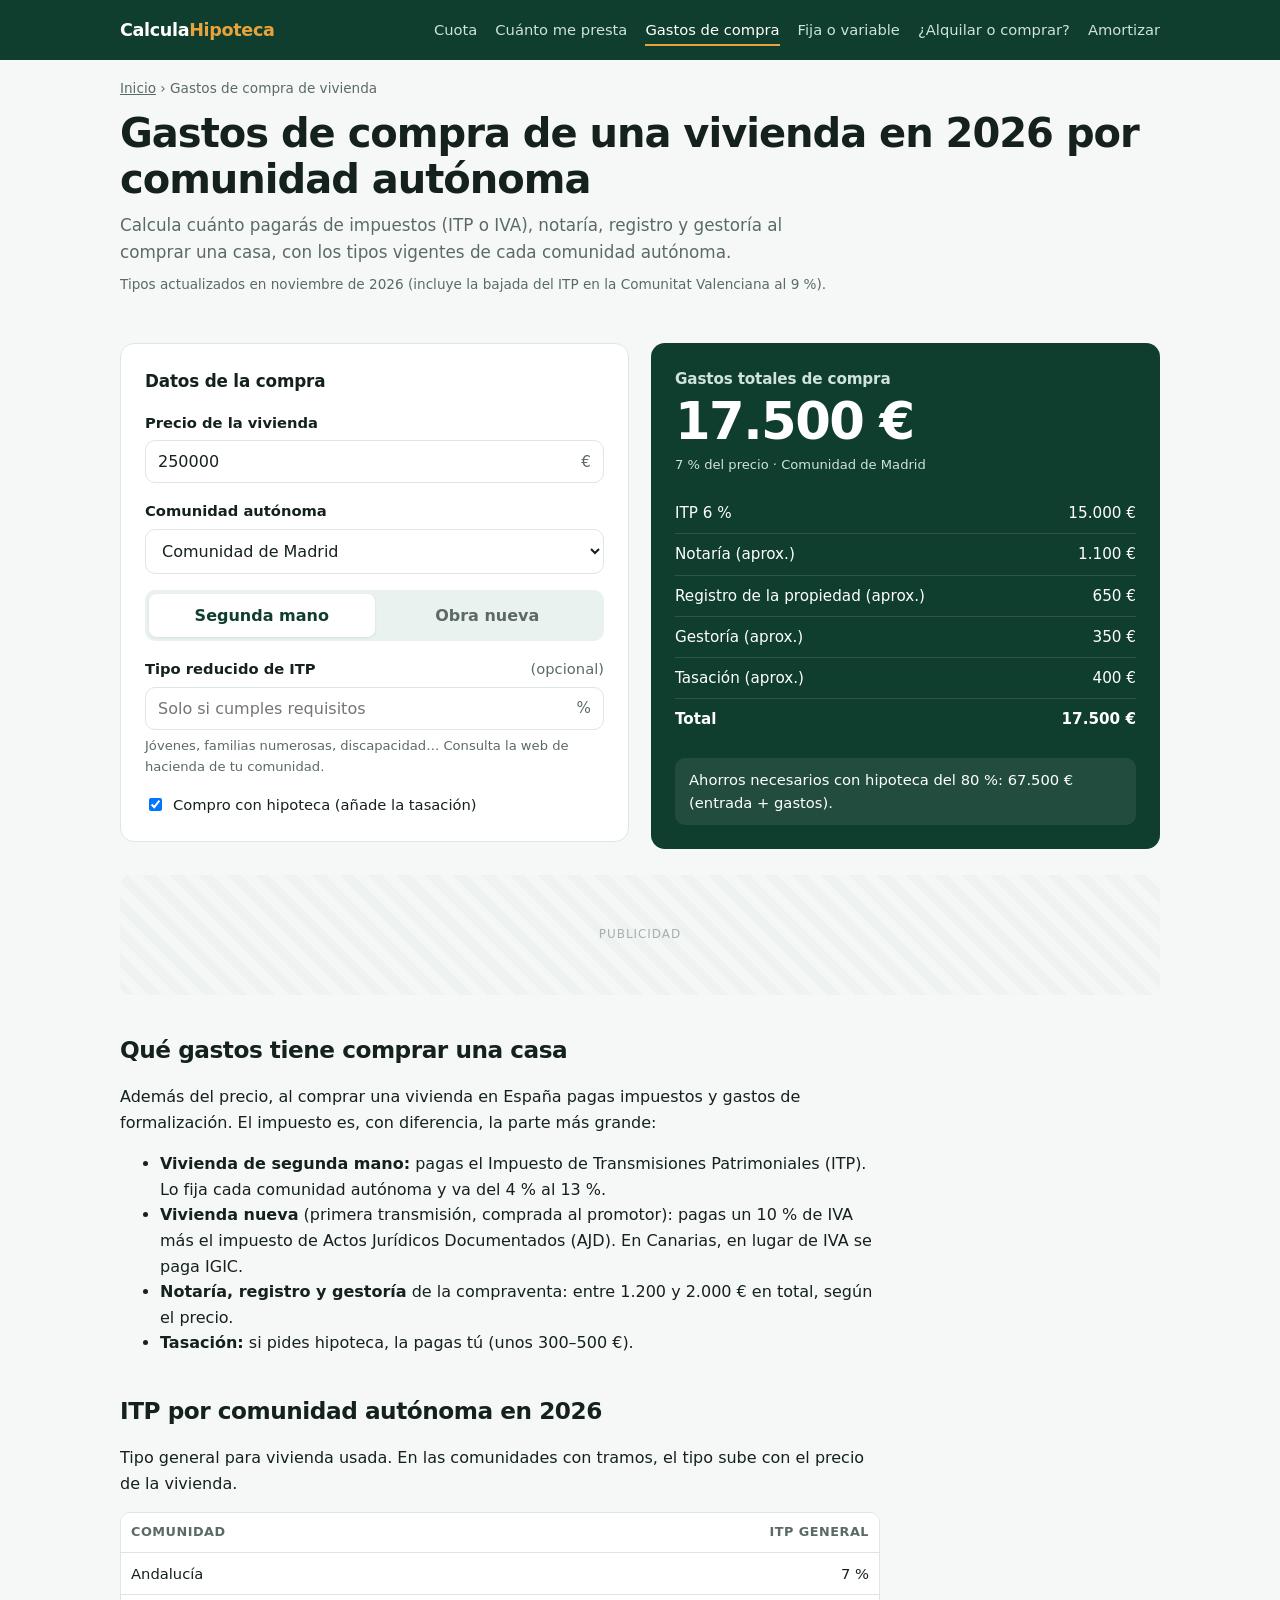
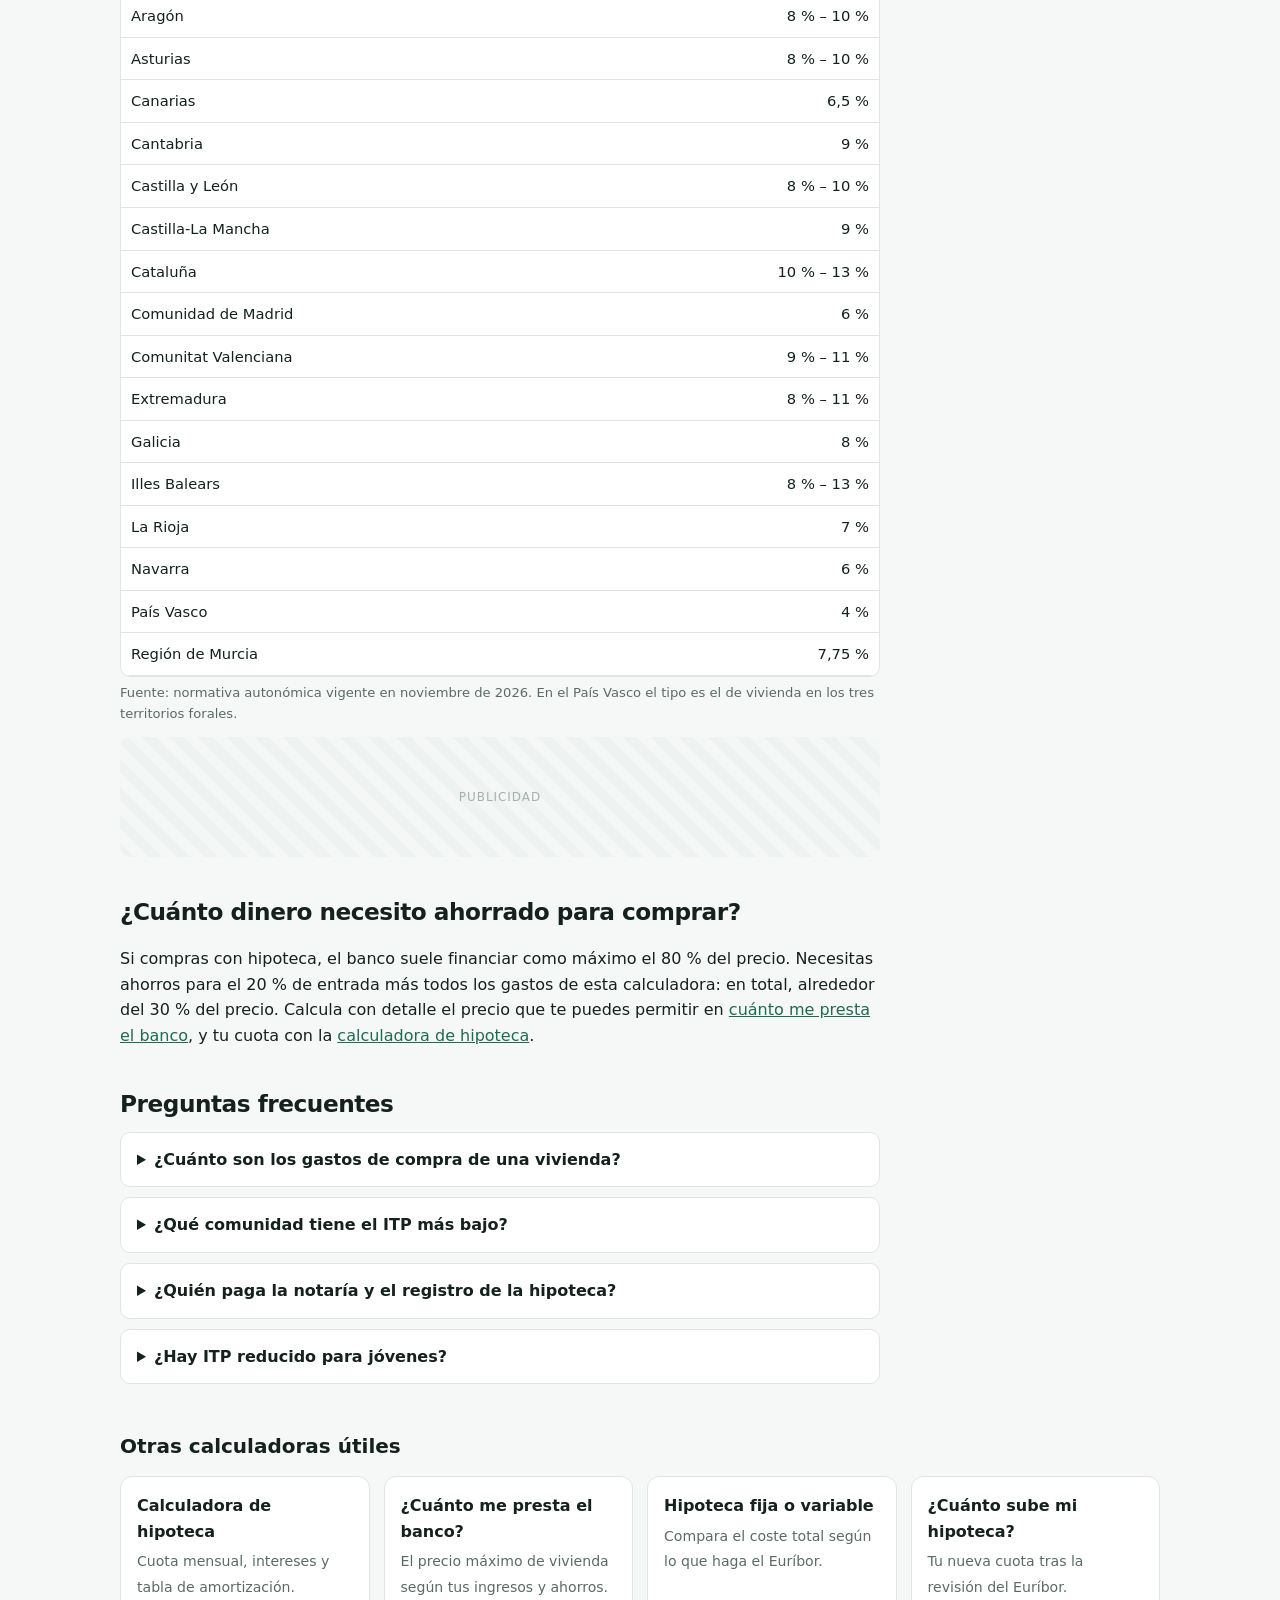
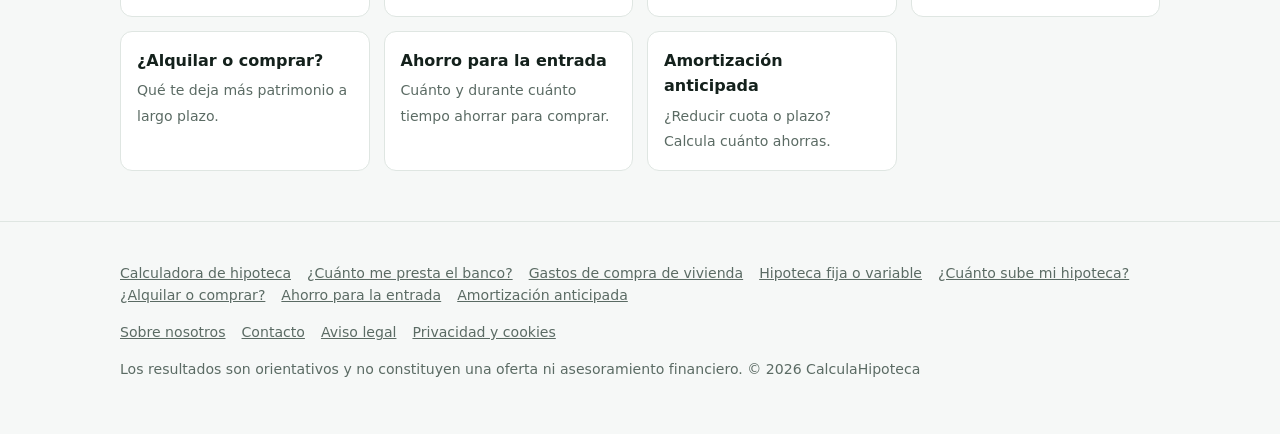
<file: gastos-compra-vivienda.html>
<!DOCTYPE html>
<html lang="es-ES">
<head>
<meta charset="UTF-8">
<meta name="viewport" content="width=device-width, initial-scale=1">
<title>Gastos de compra de vivienda 2026: ITP por comunidad autónoma</title>
<meta name="description" content="Calcula los gastos de comprar una casa en 2026: ITP o IVA según tu comunidad autónoma, notaría, registro, gestoría y tasación. Tabla del ITP actualizada.">
<meta name="robots" content="index, follow">
<link rel="canonical" href="https://calculahipoteca.github.io/gastos-compra-vivienda.html">
<link rel="icon" href="favicon.svg" type="image/svg+xml">
<link rel="apple-touch-icon" href="apple-touch-icon.png">
<meta name="theme-color" content="#0f3d2e">
<meta property="og:type" content="website">
<meta property="og:locale" content="es_ES">
<meta property="og:site_name" content="CalculaHipoteca">
<meta property="og:title" content="Gastos de compra de vivienda 2026: ITP por comunidad autónoma">
<meta property="og:description" content="Calcula los gastos de comprar una casa en 2026: ITP o IVA según tu comunidad autónoma, notaría, registro, gestoría y tasación. Tabla del ITP actualizada.">
<meta property="og:url" content="https://calculahipoteca.github.io/gastos-compra-vivienda.html">
<meta property="og:image" content="https://calculahipoteca.github.io/og.png">
<meta property="og:image:width" content="1200">
<meta property="og:image:height" content="630">
<meta name="twitter:card" content="summary_large_image">
<link rel="stylesheet" href="styles.css">
<!--
  GOOGLE ADSENSE: cuando te aprueben, descomenta y pon tu ID de editor (ca-pub-...).
  En España es obligatorio un banner de consentimiento certificado (AdSense > Privacidad y mensajes > RGPD).
  <script async src="https://pagead2.googlesyndication.com/pagead/js/adsbygoogle.js?client=ca-pub-XXXXXXXXXXXXXXXX" crossorigin="anonymous"></script>
-->

<script type="application/ld+json">
{
 "@context": "https://schema.org",
 "@type": "WebApplication",
 "name": "Calculadora de gastos de compra de vivienda",
 "url": "https://calculahipoteca.github.io/gastos-compra-vivienda.html",
 "description": "ITP, IVA y gastos de notaría por comunidad autónoma.",
 "applicationCategory": "FinanceApplication",
 "operatingSystem": "Cualquiera",
 "inLanguage": "es-ES",
 "offers": {
  "@type": "Offer",
  "price": "0",
  "priceCurrency": "EUR"
 }
}
</script>
<script type="application/ld+json">
{
 "@context": "https://schema.org",
 "@type": "FAQPage",
 "mainEntity": [
  {
   "@type": "Question",
   "name": "¿Cuánto son los gastos de compra de una vivienda?",
   "acceptedAnswer": {
    "@type": "Answer",
    "text": "Entre el 8 % y el 12 % del precio en la mayoría de comunidades. La mayor parte es el impuesto: el ITP en vivienda usada (del 4 % al 13 % según la comunidad) o el IVA del 10 % más AJD en vivienda nueva."
   }
  },
  {
   "@type": "Question",
   "name": "¿Qué comunidad tiene el ITP más bajo?",
   "acceptedAnswer": {
    "@type": "Answer",
    "text": "El País Vasco (4 % en vivienda), seguido de Madrid y Navarra (6 %) y Canarias (6,5 %). Los más altos están en Cataluña y Baleares, que llegan al 13 % en viviendas caras."
   }
  },
  {
   "@type": "Question",
   "name": "¿Quién paga la notaría y el registro de la hipoteca?",
   "acceptedAnswer": {
    "@type": "Answer",
    "text": "Desde la Ley 5/2019, el banco paga la notaría, el registro, la gestoría y el AJD de la escritura de hipoteca. El comprador paga la tasación y los gastos de la escritura de compraventa."
   }
  },
  {
   "@type": "Question",
   "name": "¿Hay ITP reducido para jóvenes?",
   "acceptedAnswer": {
    "@type": "Answer",
    "text": "Sí, en casi todas las comunidades hay tipos reducidos para jóvenes, familias numerosas, personas con discapacidad o vivienda habitual de bajo precio. Si cumples los requisitos, escribe tu tipo en el campo “Tipo reducido”."
   }
  }
 ]
}
</script>
<script type="application/ld+json">
{
 "@context": "https://schema.org",
 "@type": "BreadcrumbList",
 "itemListElement": [
  {
   "@type": "ListItem",
   "position": 1,
   "name": "Inicio",
   "item": "https://calculahipoteca.github.io/"
  },
  {
   "@type": "ListItem",
   "position": 2,
   "name": "Gastos de compra de vivienda",
   "item": "https://calculahipoteca.github.io/gastos-compra-vivienda.html"
  }
 ]
}
</script>
</head>
<body>
<a class="skip" href="#contenido">Saltar al contenido</a>
<header class="top">
  <div class="wrap">
    <a class="logo" href="./">Calcula<span>Hipoteca</span></a>
    <nav aria-label="Calculadoras"><a href="./">Cuota</a><a href="cuanto-me-presta-el-banco.html">Cuánto me presta</a><a href="gastos-compra-vivienda.html" aria-current="page">Gastos de compra</a><a href="hipoteca-fija-o-variable.html">Fija o variable</a><a href="alquilar-o-comprar.html">¿Alquilar o comprar?</a><a href="amortizacion-anticipada.html">Amortizar</a></nav>
  </div>
</header>
<main class="wrap" id="contenido">
<nav class="crumbs" aria-label="Migas de pan"><a href="./">Inicio</a> › Gastos de compra de vivienda</nav>
<section class="hero">
  <h1>Gastos de compra de una vivienda en 2026 por comunidad autónoma</h1>
  <p class="lead">Calcula cuánto pagarás de impuestos (ITP o IVA), notaría, registro y gestoría al comprar una casa, con los tipos vigentes de cada comunidad autónoma.</p>
  <p class="updated">Tipos actualizados en noviembre de 2026 (incluye la bajada del ITP en la Comunitat Valenciana al 9 %).</p>
</section>
<div class="grid">
  <section class="card" aria-labelledby="d">
    <h2 id="d">Datos de la compra</h2>
    <div class="field"><label for="pre">Precio de la vivienda</label>
      <div class="inbox"><input id="pre" type="number" inputmode="numeric" min="0" step="1000" value="250000"><span>€</span></div></div>
    <div class="field"><label for="cc">Comunidad autónoma</label>
      <div class="inbox"><select id="cc"><option value="andalucia">Andalucía</option><option value="aragon">Aragón</option><option value="asturias">Asturias</option><option value="canarias">Canarias</option><option value="cantabria">Cantabria</option><option value="cyl">Castilla y León</option><option value="clm">Castilla-La Mancha</option><option value="cataluna">Cataluña</option><option value="madrid" selected>Comunidad de Madrid</option><option value="valencia">Comunitat Valenciana</option><option value="extremadura">Extremadura</option><option value="galicia">Galicia</option><option value="baleares">Illes Balears</option><option value="rioja">La Rioja</option><option value="navarra">Navarra</option><option value="paisvasco">País Vasco</option><option value="murcia">Región de Murcia</option></select></div></div>
    <div class="seg" role="group" aria-label="Tipo de vivienda">
      <button type="button" id="bU" aria-pressed="true">Segunda mano</button>
      <button type="button" id="bN" aria-pressed="false">Obra nueva</button>
    </div>
    <div class="field" id="fRed"><label for="red">Tipo reducido de ITP <span class="opt">(opcional)</span></label>
      <div class="inbox"><input id="red" type="number" inputmode="decimal" step="0.1" min="0" placeholder="Solo si cumples requisitos"><span>%</span></div>
      <div class="hint">Jóvenes, familias numerosas, discapacidad… Consulta la web de hacienda de tu comunidad.</div></div>
    <div class="field" id="fAjd" hidden><label for="ajd">AJD (actos jurídicos documentados)</label>
      <div class="inbox"><input id="ajd" type="number" inputmode="decimal" step="0.1" min="0" value="1.2"><span>%</span></div>
      <div class="hint">Entre el 0,5 % y el 1,5 % según la comunidad.</div></div>
    <label style="display:flex;gap:8px;align-items:center;font-size:.92rem"><input type="checkbox" id="hip" checked> Compro con hipoteca (añade la tasación)</label>
  </section>
  <section class="card result" aria-live="polite">
    <h2>Gastos totales de compra</h2>
    <div class="big" id="tot">—</div>
    <div class="hint" id="pct"></div>
    <ul class="lines" id="lines"></ul>
    <div class="effort" id="ahorro"></div>
  </section>
</div>
<div class="ad-slot" aria-hidden="true">Publicidad</div>
<article>
  <h2>Qué gastos tiene comprar una casa</h2>
  <p>Además del precio, al comprar una vivienda en España pagas impuestos y gastos de formalización. El impuesto es, con diferencia, la parte más grande:</p>
  <ul>
    <li><strong>Vivienda de segunda mano:</strong> pagas el Impuesto de Transmisiones Patrimoniales (ITP). Lo fija cada comunidad autónoma y va del 4 % al 13 %.</li>
    <li><strong>Vivienda nueva</strong> (primera transmisión, comprada al promotor): pagas un 10 % de IVA más el impuesto de Actos Jurídicos Documentados (AJD). En Canarias, en lugar de IVA se paga IGIC.</li>
    <li><strong>Notaría, registro y gestoría</strong> de la compraventa: entre 1.200 y 2.000 € en total, según el precio.</li>
    <li><strong>Tasación:</strong> si pides hipoteca, la pagas tú (unos 300–500 €).</li>
  </ul>
  <h2>ITP por comunidad autónoma en 2026</h2>
  <p>Tipo general para vivienda usada. En las comunidades con tramos, el tipo sube con el precio de la vivienda.</p>
  <div class="tablebox free"><table><thead><tr><th>Comunidad</th><th>ITP general</th></tr></thead><tbody><tr><td>Andalucía</td><td>7 %</td></tr><tr><td>Aragón</td><td>8 % – 10 %</td></tr><tr><td>Asturias</td><td>8 % – 10 %</td></tr><tr><td>Canarias</td><td>6,5 %</td></tr><tr><td>Cantabria</td><td>9 %</td></tr><tr><td>Castilla y León</td><td>8 % – 10 %</td></tr><tr><td>Castilla-La Mancha</td><td>9 %</td></tr><tr><td>Cataluña</td><td>10 % – 13 %</td></tr><tr><td>Comunidad de Madrid</td><td>6 %</td></tr><tr><td>Comunitat Valenciana</td><td>9 % – 11 %</td></tr><tr><td>Extremadura</td><td>8 % – 11 %</td></tr><tr><td>Galicia</td><td>8 %</td></tr><tr><td>Illes Balears</td><td>8 % – 13 %</td></tr><tr><td>La Rioja</td><td>7 %</td></tr><tr><td>Navarra</td><td>6 %</td></tr><tr><td>País Vasco</td><td>4 %</td></tr><tr><td>Región de Murcia</td><td>7,75 %</td></tr></tbody></table></div>
  <p class="hint">Fuente: normativa autonómica vigente en noviembre de 2026. En el País Vasco el tipo es el de vivienda en los tres territorios forales.</p>
  <div class="ad-slot" aria-hidden="true">Publicidad</div>
  <h2>¿Cuánto dinero necesito ahorrado para comprar?</h2>
  <p>Si compras con hipoteca, el banco suele financiar como máximo el 80 % del precio. Necesitas ahorros para el 20 % de entrada más todos los gastos de esta calculadora: en total, alrededor del 30 % del precio. Calcula con detalle el precio que te puedes permitir en <a href="cuanto-me-presta-el-banco.html">cuánto me presta el banco</a>, y tu cuota con la <a href="./">calculadora de hipoteca</a>.</p>
  <h2>Preguntas frecuentes</h2>
  <details><summary>¿Cuánto son los gastos de compra de una vivienda?</summary><p>Entre el 8 % y el 12 % del precio en la mayoría de comunidades. La mayor parte es el impuesto: el ITP en vivienda usada (del 4 % al 13 % según la comunidad) o el IVA del 10 % más AJD en vivienda nueva.</p></details>
<details><summary>¿Qué comunidad tiene el ITP más bajo?</summary><p>El País Vasco (4 % en vivienda), seguido de Madrid y Navarra (6 %) y Canarias (6,5 %). Los más altos están en Cataluña y Baleares, que llegan al 13 % en viviendas caras.</p></details>
<details><summary>¿Quién paga la notaría y el registro de la hipoteca?</summary><p>Desde la Ley 5/2019, el banco paga la notaría, el registro, la gestoría y el AJD de la escritura de hipoteca. El comprador paga la tasación y los gastos de la escritura de compraventa.</p></details>
<details><summary>¿Hay ITP reducido para jóvenes?</summary><p>Sí, en casi todas las comunidades hay tipos reducidos para jóvenes, familias numerosas, personas con discapacidad o vivienda habitual de bajo precio. Si cumples los requisitos, escribe tu tipo en el campo “Tipo reducido”.</p></details>
</article>
<section class="related" aria-labelledby="rel"><h2 id="rel">Otras calculadoras útiles</h2><div class="tools"><a href="./"><b>Calculadora de hipoteca</b><span>Cuota mensual, intereses y tabla de amortización.</span></a><a href="cuanto-me-presta-el-banco.html"><b>¿Cuánto me presta el banco?</b><span>El precio máximo de vivienda según tus ingresos y ahorros.</span></a><a href="hipoteca-fija-o-variable.html"><b>Hipoteca fija o variable</b><span>Compara el coste total según lo que haga el Euríbor.</span></a><a href="revision-hipoteca-variable.html"><b>¿Cuánto sube mi hipoteca?</b><span>Tu nueva cuota tras la revisión del Euríbor.</span></a><a href="alquilar-o-comprar.html"><b>¿Alquilar o comprar?</b><span>Qué te deja más patrimonio a largo plazo.</span></a><a href="ahorro-entrada-vivienda.html"><b>Ahorro para la entrada</b><span>Cuánto y durante cuánto tiempo ahorrar para comprar.</span></a><a href="amortizacion-anticipada.html"><b>Amortización anticipada</b><span>¿Reducir cuota o plazo? Calcula cuánto ahorras.</span></a></div></section>
<script>
(function(){
const $ = id => document.getElementById(id);
const eur = new Intl.NumberFormat('es-ES',{style:'currency',currency:'EUR',maximumFractionDigits:0,useGrouping:'always'});
const eur2 = new Intl.NumberFormat('es-ES',{style:'currency',currency:'EUR',minimumFractionDigits:2,maximumFractionDigits:2,useGrouping:'always'});
const num = id => { const v = parseFloat(String($(id).value).replace(',','.')); return isFinite(v) ? v : 0; };
const cuota = (P, tin, n) => { const r = tin/100/12; return r === 0 ? P/n : P*r/(1-Math.pow(1+r,-n)); };
const C = {"andalucia": {"n": "Andalucía", "t": "flat", "v": 7}, "aragon": {"n": "Aragón", "t": "prog", "v": [[400000, 8], [450000, 8.5], [500000, 9], [750000, 9.5], [Infinity, 10]]}, "asturias": {"n": "Asturias", "t": "whole", "v": [[300000, 8], [500000, 9], [Infinity, 10]]}, "baleares": {"n": "Illes Balears", "t": "prog", "v": [[400000, 8], [600000, 9], [1000000, 10], [2000000, 12], [Infinity, 13]]}, "canarias": {"n": "Canarias", "t": "flat", "v": 6.5}, "cantabria": {"n": "Cantabria", "t": "flat", "v": 9}, "clm": {"n": "Castilla-La Mancha", "t": "flat", "v": 9}, "cyl": {"n": "Castilla y León", "t": "prog", "v": [[250000, 8], [Infinity, 10]]}, "cataluna": {"n": "Cataluña", "t": "prog", "v": [[600000, 10], [900000, 11], [1500000, 12], [Infinity, 13]]}, "valencia": {"n": "Comunitat Valenciana", "t": "whole", "v": [[1000000, 9], [Infinity, 11]]}, "extremadura": {"n": "Extremadura", "t": "prog", "v": [[360000, 8], [600000, 10], [Infinity, 11]]}, "galicia": {"n": "Galicia", "t": "flat", "v": 8}, "madrid": {"n": "Comunidad de Madrid", "t": "flat", "v": 6}, "murcia": {"n": "Región de Murcia", "t": "flat", "v": 7.75}, "navarra": {"n": "Navarra", "t": "flat", "v": 6}, "paisvasco": {"n": "País Vasco", "t": "flat", "v": 4}, "rioja": {"n": "La Rioja", "t": "flat", "v": 7}};
let nueva = false;
function itp(c, p){
  if (c.t === 'flat') return p*c.v/100;
  if (c.t === 'whole'){ for (const [lim, r] of c.v) if (p <= lim) return p*r/100; }
  let tax = 0, prev = 0;
  for (const [lim, r] of c.v){ const top = Math.min(p, lim); if (top > prev) tax += (top-prev)*r/100; prev = lim; if (p <= lim) break; }
  return tax;
}
function calc(){
  const p = Math.max(0, num('pre')), c = C[$('cc').value], red = num('red');
  let imp, label;
  if (nueva){
    const iva = c.n === 'Canarias' ? 0.065 : 0.10;
    imp = p*iva + p*num('ajd')/100;
    label = (c.n === 'Canarias' ? 'IGIC 6,5 %' : 'IVA 10 %') + ' + AJD ' + num('ajd').toLocaleString('es-ES') + ' %';
  } else {
    imp = red > 0 ? p*red/100 : itp(c, p);
    label = 'ITP ' + (p ? (imp/p*100).toLocaleString('es-ES',{maximumFractionDigits:2}) + ' %' : '');
  }
  const notaria = p ? Math.round(600 + p*0.002) : 0, registro = p ? Math.round(400 + p*0.001) : 0, gestoria = p ? 350 : 0, tas = $('hip').checked && p ? 400 : 0;
  const tot = imp + notaria + registro + gestoria + tas;
  const L = [[label, imp], ['Notaría (aprox.)', notaria], ['Registro de la propiedad (aprox.)', registro], ['Gestoría (aprox.)', gestoria]];
  if (tas) L.push(['Tasación (aprox.)', tas]);
  L.push(['Total', tot]);
  $('lines').innerHTML = L.map(([a,b]) => `<li><span>${a}</span><span>${eur.format(b)}</span></li>`).join('');
  $('tot').textContent = eur.format(tot);
  $('pct').textContent = p ? (tot/p*100).toLocaleString('es-ES',{maximumFractionDigits:1}) + ' % del precio · ' + c.n : '';
  $('ahorro').textContent = $('hip').checked ? 'Ahorros necesarios con hipoteca del 80 %: ' + eur.format(p*0.2 + tot) + ' (entrada + gastos).' : 'Dinero total necesario: ' + eur.format(p + tot) + '.';
}
function setN(v){ nueva = v; $('bU').setAttribute('aria-pressed', !v); $('bN').setAttribute('aria-pressed', v); $('fRed').hidden = v; $('fAjd').hidden = !v; calc(); }
$('bU').onclick = () => setN(false); $('bN').onclick = () => setN(true);
document.querySelectorAll('input,select').forEach(e => e.addEventListener('input', calc)); calc();
})();
</script>
</main>
<footer>
  <div class="wrap">
    <p><a href="./">Calculadora de hipoteca</a><a href="cuanto-me-presta-el-banco.html">¿Cuánto me presta el banco?</a><a href="gastos-compra-vivienda.html">Gastos de compra de vivienda</a><a href="hipoteca-fija-o-variable.html">Hipoteca fija o variable</a><a href="revision-hipoteca-variable.html">¿Cuánto sube mi hipoteca?</a><a href="alquilar-o-comprar.html">¿Alquilar o comprar?</a><a href="ahorro-entrada-vivienda.html">Ahorro para la entrada</a><a href="amortizacion-anticipada.html">Amortización anticipada</a></p>
    <p><a href="sobre-nosotros.html">Sobre nosotros</a><a href="contacto.html">Contacto</a><a href="aviso-legal.html">Aviso legal</a><a href="privacidad.html">Privacidad y cookies</a></p>
    <p>Los resultados son orientativos y no constituyen una oferta ni asesoramiento financiero. © 2026 CalculaHipoteca</p>
  </div>
</footer>
</body>
</html>
</file>
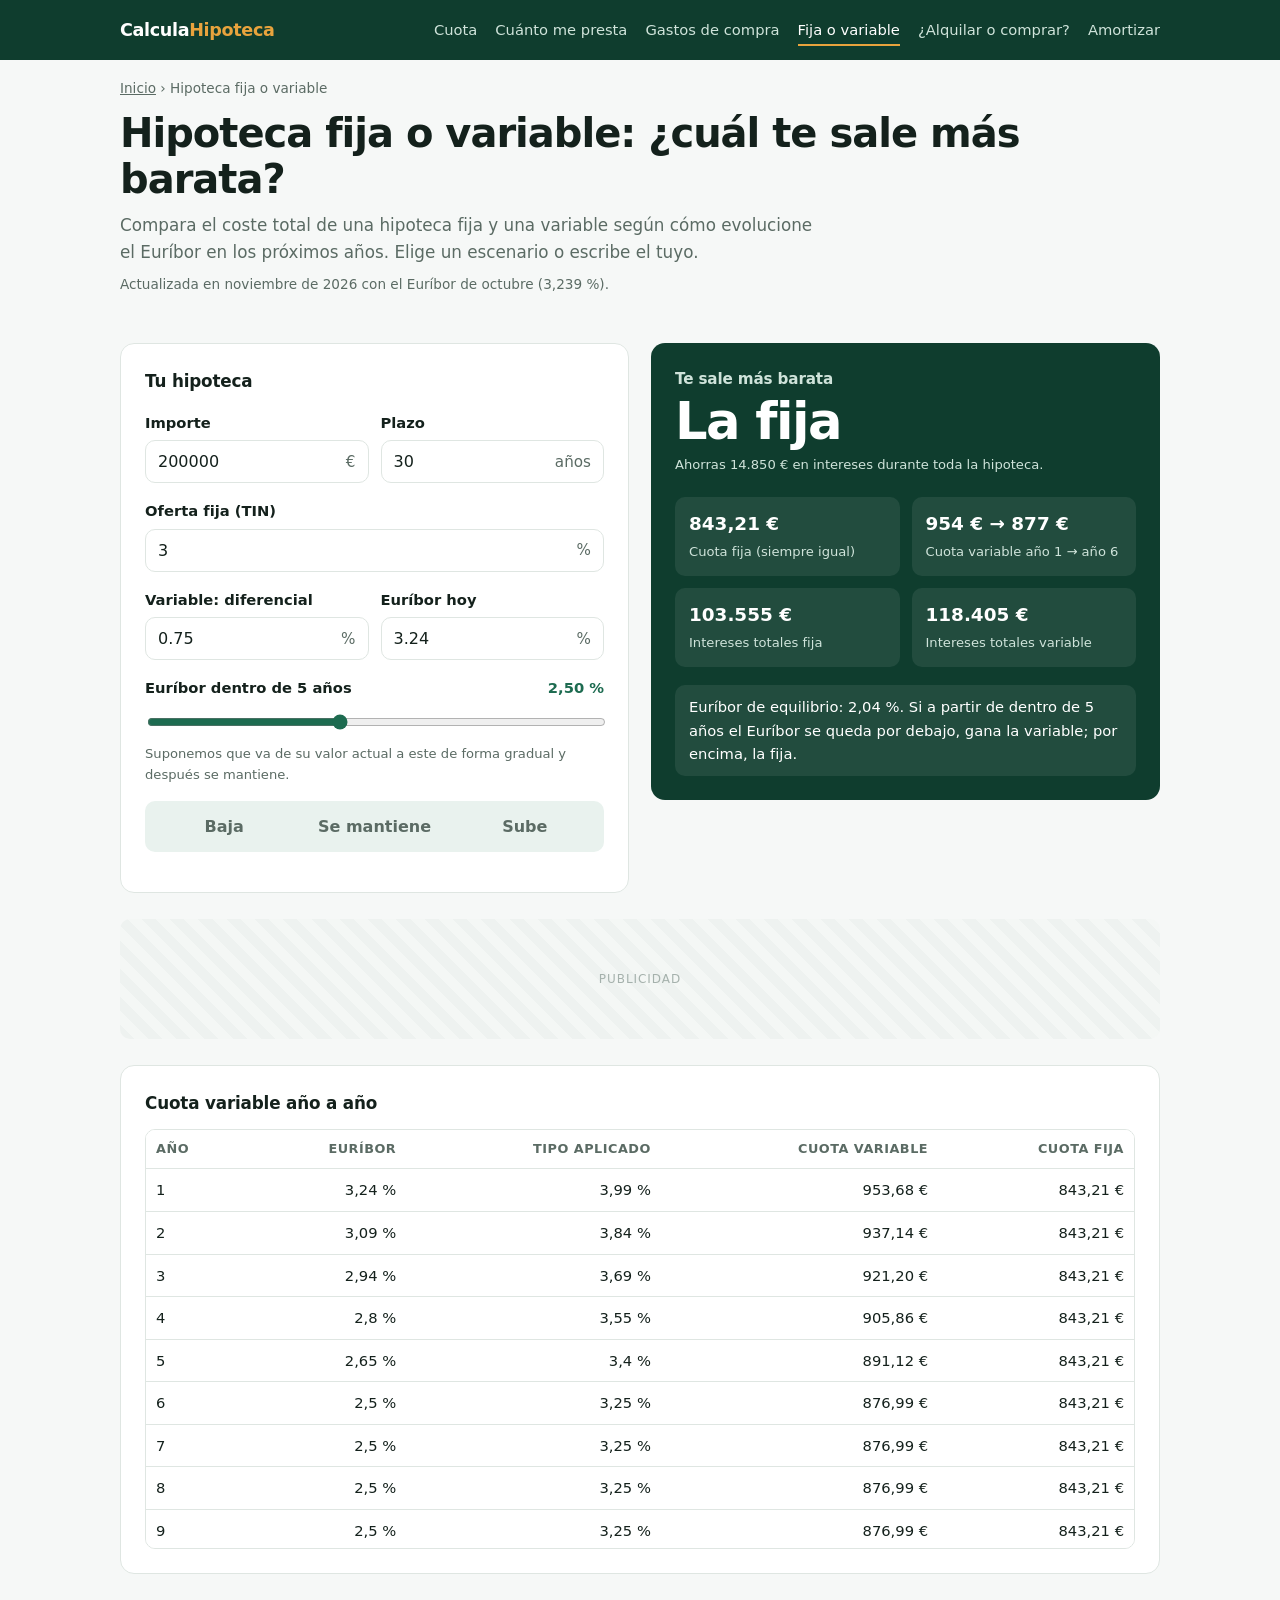
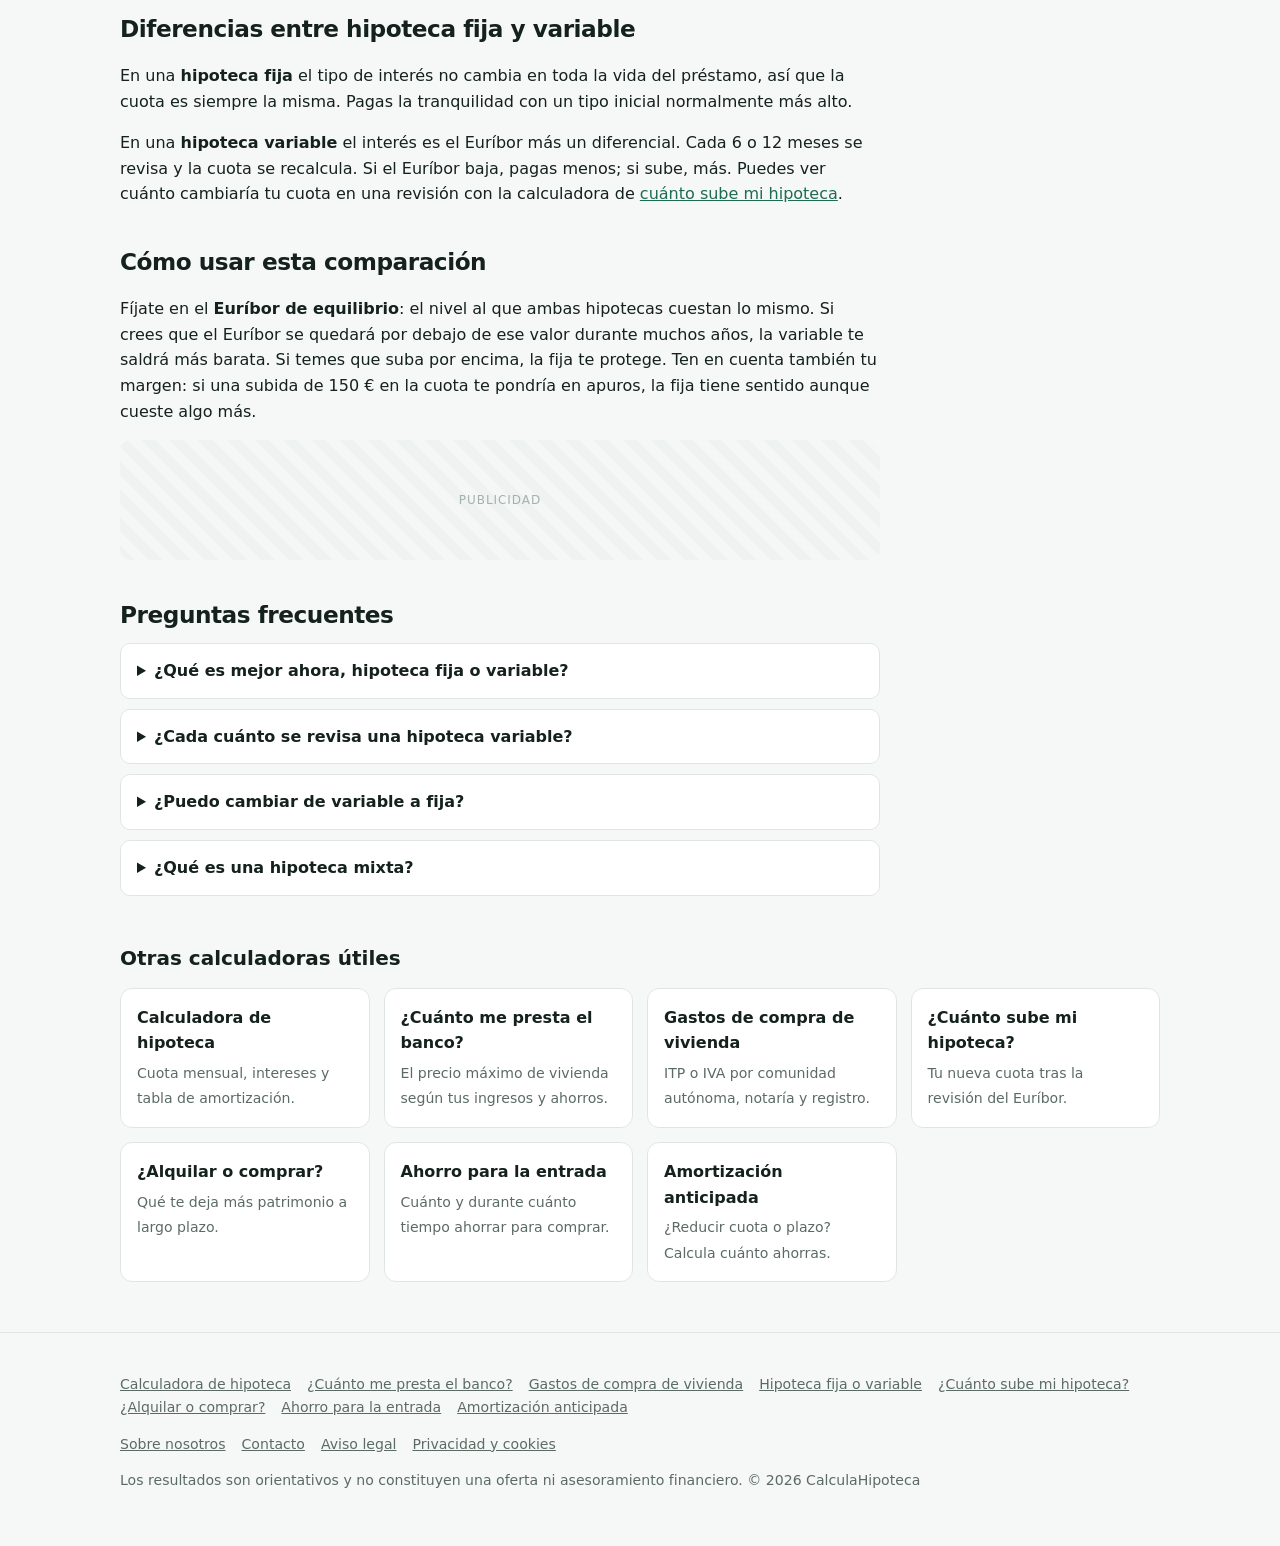
<file: hipoteca-fija-o-variable.html>
<!DOCTYPE html>
<html lang="es-ES">
<head>
<meta charset="UTF-8">
<meta name="viewport" content="width=device-width, initial-scale=1">
<title>Hipoteca fija o variable 2026: calculadora para comparar</title>
<meta name="description" content="¿Hipoteca fija o variable? Compara el coste total y la cuota año a año según la evolución del Euríbor y descubre el Euríbor a partir del cual compensa cada una.">
<meta name="robots" content="index, follow">
<link rel="canonical" href="https://calculahipoteca.github.io/hipoteca-fija-o-variable.html">
<link rel="icon" href="favicon.svg" type="image/svg+xml">
<link rel="apple-touch-icon" href="apple-touch-icon.png">
<meta name="theme-color" content="#0f3d2e">
<meta property="og:type" content="website">
<meta property="og:locale" content="es_ES">
<meta property="og:site_name" content="CalculaHipoteca">
<meta property="og:title" content="Hipoteca fija o variable 2026: calculadora para comparar">
<meta property="og:description" content="¿Hipoteca fija o variable? Compara el coste total y la cuota año a año según la evolución del Euríbor y descubre el Euríbor a partir del cual compensa cada una.">
<meta property="og:url" content="https://calculahipoteca.github.io/hipoteca-fija-o-variable.html">
<meta property="og:image" content="https://calculahipoteca.github.io/og.png">
<meta property="og:image:width" content="1200">
<meta property="og:image:height" content="630">
<meta name="twitter:card" content="summary_large_image">
<link rel="stylesheet" href="styles.css">
<!--
  GOOGLE ADSENSE: cuando te aprueben, descomenta y pon tu ID de editor (ca-pub-...).
  En España es obligatorio un banner de consentimiento certificado (AdSense > Privacidad y mensajes > RGPD).
  <script async src="https://pagead2.googlesyndication.com/pagead/js/adsbygoogle.js?client=ca-pub-XXXXXXXXXXXXXXXX" crossorigin="anonymous"></script>
-->

<script type="application/ld+json">
{
 "@context": "https://schema.org",
 "@type": "WebApplication",
 "name": "Comparador de hipoteca fija o variable",
 "url": "https://calculahipoteca.github.io/hipoteca-fija-o-variable.html",
 "description": "Compara el coste de una hipoteca fija y una variable.",
 "applicationCategory": "FinanceApplication",
 "operatingSystem": "Cualquiera",
 "inLanguage": "es-ES",
 "offers": {
  "@type": "Offer",
  "price": "0",
  "priceCurrency": "EUR"
 }
}
</script>
<script type="application/ld+json">
{
 "@context": "https://schema.org",
 "@type": "FAQPage",
 "mainEntity": [
  {
   "@type": "Question",
   "name": "¿Qué es mejor ahora, hipoteca fija o variable?",
   "acceptedAnswer": {
    "@type": "Answer",
    "text": "Depende de lo que haga el Euríbor durante la vida del préstamo, y nadie lo sabe con certeza. La fija te protege de las subidas; la variable sale más barata si el Euríbor baja o se mantiene. Usa la calculadora para ver a partir de qué nivel de Euríbor te compensa cada una."
   }
  },
  {
   "@type": "Question",
   "name": "¿Cada cuánto se revisa una hipoteca variable?",
   "acceptedAnswer": {
    "@type": "Answer",
    "text": "Normalmente cada 6 o 12 meses. En cada revisión el banco aplica el Euríbor publicado (habitualmente el de uno o dos meses antes) más el diferencial pactado, y recalcula la cuota con el capital pendiente."
   }
  },
  {
   "@type": "Question",
   "name": "¿Puedo cambiar de variable a fija?",
   "acceptedAnswer": {
    "@type": "Answer",
    "text": "Sí. Puedes negociarlo con tu banco (novación) o llevar la hipoteca a otra entidad (subrogación). Desde la Ley 5/2019 la comisión por pasar de variable a fija está limitada y, pasados los tres primeros años, es gratuita."
   }
  },
  {
   "@type": "Question",
   "name": "¿Qué es una hipoteca mixta?",
   "acceptedAnswer": {
    "@type": "Answer",
    "text": "Combina ambas: un tipo fijo durante los primeros años (normalmente de 5 a 15) y después un tipo variable con Euríbor más diferencial."
   }
  }
 ]
}
</script>
<script type="application/ld+json">
{
 "@context": "https://schema.org",
 "@type": "BreadcrumbList",
 "itemListElement": [
  {
   "@type": "ListItem",
   "position": 1,
   "name": "Inicio",
   "item": "https://calculahipoteca.github.io/"
  },
  {
   "@type": "ListItem",
   "position": 2,
   "name": "Hipoteca fija o variable",
   "item": "https://calculahipoteca.github.io/hipoteca-fija-o-variable.html"
  }
 ]
}
</script>
</head>
<body>
<a class="skip" href="#contenido">Saltar al contenido</a>
<header class="top">
  <div class="wrap">
    <a class="logo" href="./">Calcula<span>Hipoteca</span></a>
    <nav aria-label="Calculadoras"><a href="./">Cuota</a><a href="cuanto-me-presta-el-banco.html">Cuánto me presta</a><a href="gastos-compra-vivienda.html">Gastos de compra</a><a href="hipoteca-fija-o-variable.html" aria-current="page">Fija o variable</a><a href="alquilar-o-comprar.html">¿Alquilar o comprar?</a><a href="amortizacion-anticipada.html">Amortizar</a></nav>
  </div>
</header>
<main class="wrap" id="contenido">
<nav class="crumbs" aria-label="Migas de pan"><a href="./">Inicio</a> › Hipoteca fija o variable</nav>
<section class="hero">
  <h1>Hipoteca fija o variable: ¿cuál te sale más barata?</h1>
  <p class="lead">Compara el coste total de una hipoteca fija y una variable según cómo evolucione el Euríbor en los próximos años. Elige un escenario o escribe el tuyo.</p>
  <p class="updated">Actualizada en noviembre de 2026 con el Euríbor de octubre (3,239 %).</p>
</section>
<div class="grid">
  <section class="card" aria-labelledby="d">
    <h2 id="d">Tu hipoteca</h2>
    <div class="row2">
      <div class="field"><label for="imp">Importe</label><div class="inbox"><input id="imp" type="number" inputmode="numeric" min="0" step="1000" value="200000"><span>€</span></div></div>
      <div class="field"><label for="pla">Plazo</label><div class="inbox"><input id="pla" type="number" inputmode="numeric" min="5" max="40" value="30"><span>años</span></div></div>
    </div>
    <div class="field"><label for="fij">Oferta fija (TIN)</label><div class="inbox"><input id="fij" type="number" inputmode="decimal" step="0.05" min="0" value="3"><span>%</span></div></div>
    <div class="row2">
      <div class="field"><label for="dif">Variable: diferencial</label><div class="inbox"><input id="dif" type="number" inputmode="decimal" step="0.05" min="0" value="0.75"><span>%</span></div></div>
      <div class="field"><label for="eur">Euríbor hoy</label><div class="inbox"><input id="eur" type="number" inputmode="decimal" step="0.01" value="3.24"><span>%</span></div></div>
    </div>
    <div class="field"><label for="obj">Euríbor dentro de 5 años <output id="objO"></output></label>
      <input id="obj" type="range" min="0" max="6" step="0.05" value="2.5">
      <div class="hint">Suponemos que va de su valor actual a este de forma gradual y después se mantiene.</div></div>
    <div class="seg" style="grid-template-columns:repeat(3,1fr)" role="group" aria-label="Escenarios">
      <button type="button" data-v="2">Baja</button><button type="button" data-v="keep">Se mantiene</button><button type="button" data-v="4.5">Sube</button>
    </div>
  </section>
  <section class="card result" aria-live="polite">
    <h2>Te sale más barata</h2>
    <div class="big" id="win">—</div>
    <div class="hint" id="winTxt"></div>
    <div class="stats">
      <div class="stat"><b id="cF">—</b><span>Cuota fija (siempre igual)</span></div>
      <div class="stat"><b id="cV">—</b><span>Cuota variable año 1 → año 6</span></div>
      <div class="stat"><b id="iF">—</b><span>Intereses totales fija</span></div>
      <div class="stat"><b id="iV">—</b><span>Intereses totales variable</span></div>
    </div>
    <div class="effort" id="eq"></div>
  </section>
</div>
<div class="ad-slot" aria-hidden="true">Publicidad</div>
<section class="card"><div class="tbl-head"><h2>Cuota variable año a año</h2></div>
<div class="tablebox"><table><thead><tr><th>Año</th><th>Euríbor</th><th>Tipo aplicado</th><th>Cuota variable</th><th>Cuota fija</th></tr></thead><tbody id="tabla"></tbody></table></div></section>
<article>
  <h2>Diferencias entre hipoteca fija y variable</h2>
  <p>En una <strong>hipoteca fija</strong> el tipo de interés no cambia en toda la vida del préstamo, así que la cuota es siempre la misma. Pagas la tranquilidad con un tipo inicial normalmente más alto.</p>
  <p>En una <strong>hipoteca variable</strong> el interés es el Euríbor más un diferencial. Cada 6 o 12 meses se revisa y la cuota se recalcula. Si el Euríbor baja, pagas menos; si sube, más. Puedes ver cuánto cambiaría tu cuota en una revisión con la calculadora de <a href="revision-hipoteca-variable.html">cuánto sube mi hipoteca</a>.</p>
  <h2>Cómo usar esta comparación</h2>
  <p>Fíjate en el <strong>Euríbor de equilibrio</strong>: el nivel al que ambas hipotecas cuestan lo mismo. Si crees que el Euríbor se quedará por debajo de ese valor durante muchos años, la variable te saldrá más barata. Si temes que suba por encima, la fija te protege. Ten en cuenta también tu margen: si una subida de 150 € en la cuota te pondría en apuros, la fija tiene sentido aunque cueste algo más.</p>
  <div class="ad-slot" aria-hidden="true">Publicidad</div>
  <h2>Preguntas frecuentes</h2>
  <details><summary>¿Qué es mejor ahora, hipoteca fija o variable?</summary><p>Depende de lo que haga el Euríbor durante la vida del préstamo, y nadie lo sabe con certeza. La fija te protege de las subidas; la variable sale más barata si el Euríbor baja o se mantiene. Usa la calculadora para ver a partir de qué nivel de Euríbor te compensa cada una.</p></details>
<details><summary>¿Cada cuánto se revisa una hipoteca variable?</summary><p>Normalmente cada 6 o 12 meses. En cada revisión el banco aplica el Euríbor publicado (habitualmente el de uno o dos meses antes) más el diferencial pactado, y recalcula la cuota con el capital pendiente.</p></details>
<details><summary>¿Puedo cambiar de variable a fija?</summary><p>Sí. Puedes negociarlo con tu banco (novación) o llevar la hipoteca a otra entidad (subrogación). Desde la Ley 5/2019 la comisión por pasar de variable a fija está limitada y, pasados los tres primeros años, es gratuita.</p></details>
<details><summary>¿Qué es una hipoteca mixta?</summary><p>Combina ambas: un tipo fijo durante los primeros años (normalmente de 5 a 15) y después un tipo variable con Euríbor más diferencial.</p></details>
</article>
<section class="related" aria-labelledby="rel"><h2 id="rel">Otras calculadoras útiles</h2><div class="tools"><a href="./"><b>Calculadora de hipoteca</b><span>Cuota mensual, intereses y tabla de amortización.</span></a><a href="cuanto-me-presta-el-banco.html"><b>¿Cuánto me presta el banco?</b><span>El precio máximo de vivienda según tus ingresos y ahorros.</span></a><a href="gastos-compra-vivienda.html"><b>Gastos de compra de vivienda</b><span>ITP o IVA por comunidad autónoma, notaría y registro.</span></a><a href="revision-hipoteca-variable.html"><b>¿Cuánto sube mi hipoteca?</b><span>Tu nueva cuota tras la revisión del Euríbor.</span></a><a href="alquilar-o-comprar.html"><b>¿Alquilar o comprar?</b><span>Qué te deja más patrimonio a largo plazo.</span></a><a href="ahorro-entrada-vivienda.html"><b>Ahorro para la entrada</b><span>Cuánto y durante cuánto tiempo ahorrar para comprar.</span></a><a href="amortizacion-anticipada.html"><b>Amortización anticipada</b><span>¿Reducir cuota o plazo? Calcula cuánto ahorras.</span></a></div></section>
<script>
(function(){
const $ = id => document.getElementById(id);
const eur = new Intl.NumberFormat('es-ES',{style:'currency',currency:'EUR',maximumFractionDigits:0,useGrouping:'always'});
const eur2 = new Intl.NumberFormat('es-ES',{style:'currency',currency:'EUR',minimumFractionDigits:2,maximumFractionDigits:2,useGrouping:'always'});
const num = id => { const v = parseFloat(String($(id).value).replace(',','.')); return isFinite(v) ? v : 0; };
const cuota = (P, tin, n) => { const r = tin/100/12; return r === 0 ? P/n : P*r/(1-Math.pow(1+r,-n)); };
let keep=false;
function sim(P, n, dif, e0, e5){ // revisión anual, Euríbor lineal 5 años
  let D=P, tot=0, rows=[];
  for(let y=0; y*12<n && D>0.01; y++){
    const e = keep ? e0 : (y>=5 ? e5 : e0 + (e5-e0)*y/5);
    const tin = e + dif, rem = n - y*12, c = cuota(D, tin, rem), r = tin/100/12;
    for(let m=0;m<12 && m<rem;m++){ const i=D*r; D-= (c-i); tot+=i; }
    rows.push([y+1,e,tin,c]);
  }
  return [tot, rows];
}
function calc(){
  const P=num('imp'), n=Math.round(num('pla'))*12, fij=num('fij'), dif=num('dif'), e0=num('eur'), e5=keep?e0:+$('obj').value;
  $('objO').textContent = keep ? 'igual que hoy' : e5.toLocaleString('es-ES',{minimumFractionDigits:2})+' %';
  if(!P||!n) return;
  const cf=cuota(P,fij,n), iF=cf*n-P, [iV,rows]=sim(P,n,dif,e0,e5);
  $('cF').textContent=eur2.format(cf); $('cV').textContent=eur.format(rows[0][3])+' → '+eur.format((rows[5]||rows[rows.length-1])[3]);
  $('iF').textContent=eur.format(iF); $('iV').textContent=eur.format(iV);
  $('win').textContent = iF<iV ? 'La fija' : 'La variable';
  $('winTxt').textContent = 'Ahorras ' + eur.format(Math.abs(iF-iV)) + ' en intereses durante toda la hipoteca.';
  // Euríbor de equilibrio (constante a partir de 5 años)
  let lo=-1, hi=10;
  for(let k=0;k<40;k++){ const mid=(lo+hi)/2; (sim(P,n,dif,e0,mid)[0] < iF) ? lo=mid : hi=mid; }
  $('eq').textContent = 'Euríbor de equilibrio: ' + lo.toLocaleString('es-ES',{maximumFractionDigits:2}) + ' %. Si a partir de dentro de 5 años el Euríbor se queda por debajo, gana la variable; por encima, la fija.';
  $('tabla').innerHTML = rows.map(r=>`<tr><td>${r[0]}</td><td>${r[1].toLocaleString('es-ES',{maximumFractionDigits:2})} %</td><td>${r[2].toLocaleString('es-ES',{maximumFractionDigits:2})} %</td><td>${eur2.format(r[3])}</td><td>${eur2.format(cf)}</td></tr>`).join('');
}
document.querySelectorAll('[data-v]').forEach(b=>b.onclick=()=>{ keep = b.dataset.v==='keep'; if(!keep) $('obj').value=b.dataset.v; calc(); });
$('obj').addEventListener('input',()=>{keep=false;calc();});
document.querySelectorAll('input').forEach(e=>e.addEventListener('input',calc)); calc();
})();
</script>
</main>
<footer>
  <div class="wrap">
    <p><a href="./">Calculadora de hipoteca</a><a href="cuanto-me-presta-el-banco.html">¿Cuánto me presta el banco?</a><a href="gastos-compra-vivienda.html">Gastos de compra de vivienda</a><a href="hipoteca-fija-o-variable.html">Hipoteca fija o variable</a><a href="revision-hipoteca-variable.html">¿Cuánto sube mi hipoteca?</a><a href="alquilar-o-comprar.html">¿Alquilar o comprar?</a><a href="ahorro-entrada-vivienda.html">Ahorro para la entrada</a><a href="amortizacion-anticipada.html">Amortización anticipada</a></p>
    <p><a href="sobre-nosotros.html">Sobre nosotros</a><a href="contacto.html">Contacto</a><a href="aviso-legal.html">Aviso legal</a><a href="privacidad.html">Privacidad y cookies</a></p>
    <p>Los resultados son orientativos y no constituyen una oferta ni asesoramiento financiero. © 2026 CalculaHipoteca</p>
  </div>
</footer>
</body>
</html>
</file>
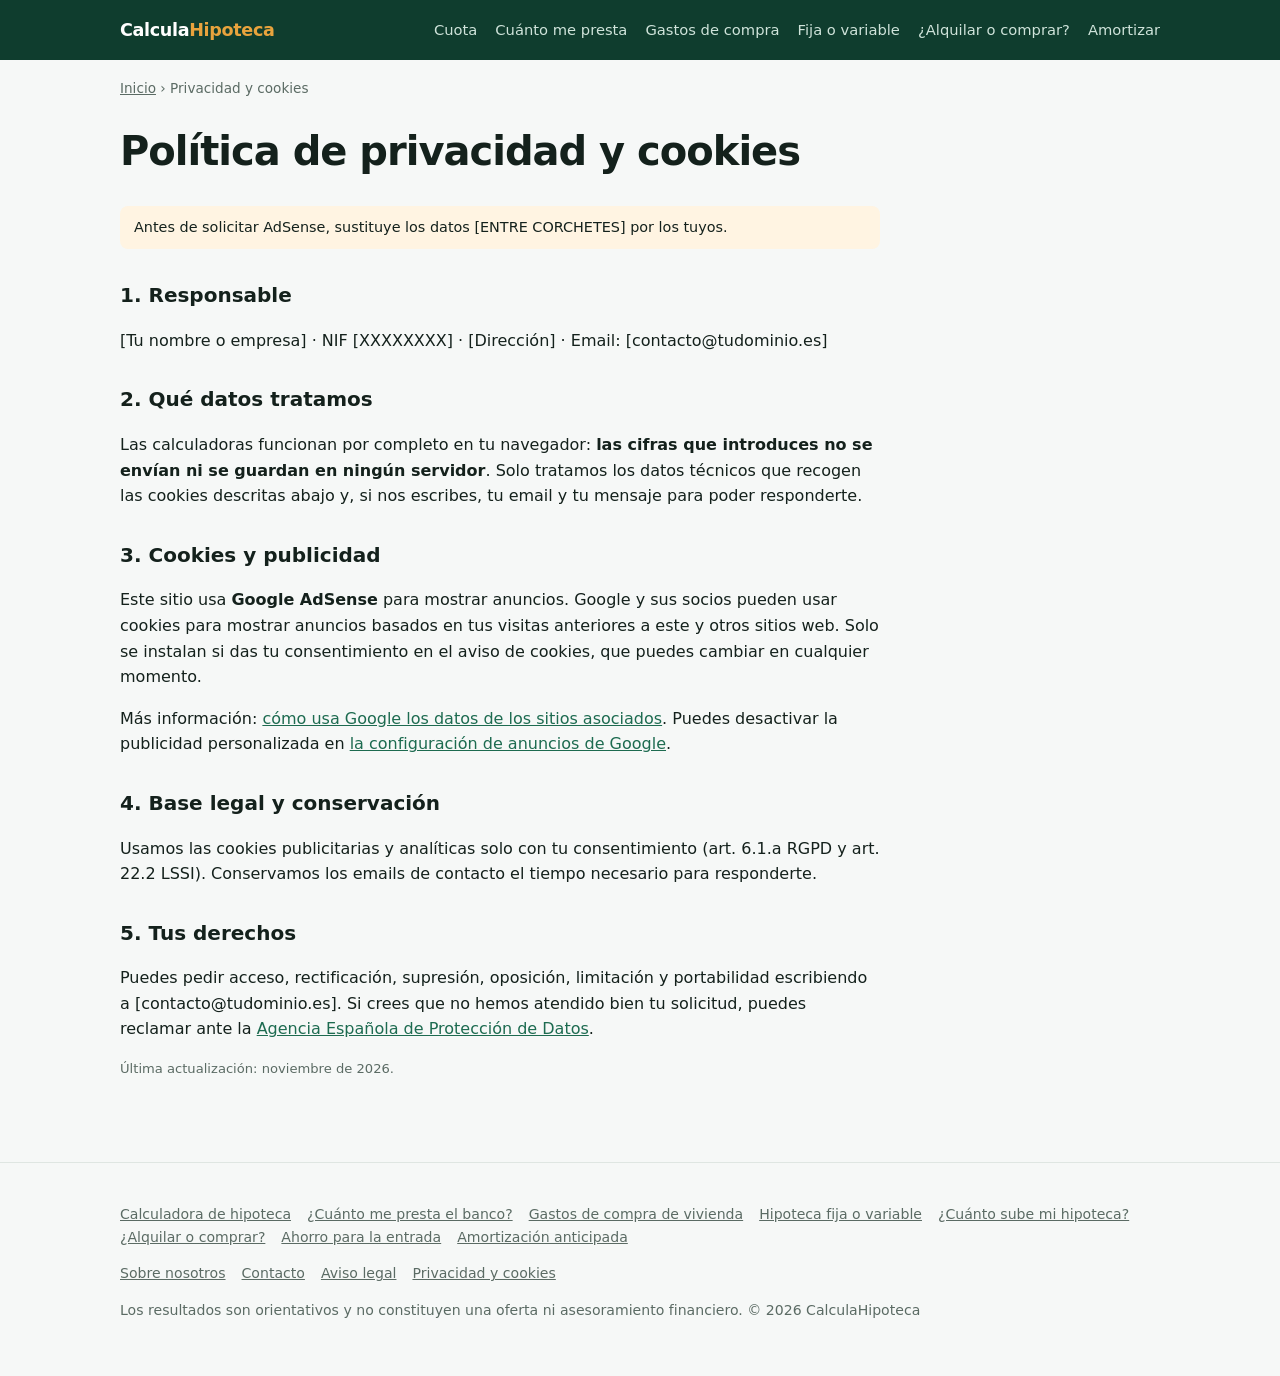
<file: privacidad.html>
<!DOCTYPE html>
<html lang="es-ES">
<head>
<meta charset="UTF-8">
<meta name="viewport" content="width=device-width, initial-scale=1">
<title>Política de privacidad y cookies — CalculaHipoteca</title>
<meta name="description" content="Cómo trata CalculaHipoteca tus datos y qué cookies utiliza.">
<meta name="robots" content="index, follow">
<link rel="canonical" href="https://calculahipoteca.github.io/privacidad.html">
<link rel="icon" href="favicon.svg" type="image/svg+xml">
<link rel="apple-touch-icon" href="apple-touch-icon.png">
<meta name="theme-color" content="#0f3d2e">
<meta property="og:type" content="website">
<meta property="og:locale" content="es_ES">
<meta property="og:site_name" content="CalculaHipoteca">
<meta property="og:title" content="Política de privacidad y cookies — CalculaHipoteca">
<meta property="og:description" content="Cómo trata CalculaHipoteca tus datos y qué cookies utiliza.">
<meta property="og:url" content="https://calculahipoteca.github.io/privacidad.html">
<meta property="og:image" content="https://calculahipoteca.github.io/og.png">
<meta property="og:image:width" content="1200">
<meta property="og:image:height" content="630">
<meta name="twitter:card" content="summary_large_image">
<link rel="stylesheet" href="styles.css">
<!--
  GOOGLE ADSENSE: cuando te aprueben, descomenta y pon tu ID de editor (ca-pub-...).
  En España es obligatorio un banner de consentimiento certificado (AdSense > Privacidad y mensajes > RGPD).
  <script async src="https://pagead2.googlesyndication.com/pagead/js/adsbygoogle.js?client=ca-pub-XXXXXXXXXXXXXXXX" crossorigin="anonymous"></script>
-->


<script type="application/ld+json">
{
 "@context": "https://schema.org",
 "@type": "BreadcrumbList",
 "itemListElement": [
  {
   "@type": "ListItem",
   "position": 1,
   "name": "Inicio",
   "item": "https://calculahipoteca.github.io/"
  },
  {
   "@type": "ListItem",
   "position": 2,
   "name": "Privacidad y cookies",
   "item": "https://calculahipoteca.github.io/privacidad.html"
  }
 ]
}
</script>
</head>
<body>
<a class="skip" href="#contenido">Saltar al contenido</a>
<header class="top">
  <div class="wrap">
    <a class="logo" href="./">Calcula<span>Hipoteca</span></a>
    <nav aria-label="Calculadoras"><a href="./">Cuota</a><a href="cuanto-me-presta-el-banco.html">Cuánto me presta</a><a href="gastos-compra-vivienda.html">Gastos de compra</a><a href="hipoteca-fija-o-variable.html">Fija o variable</a><a href="alquilar-o-comprar.html">¿Alquilar o comprar?</a><a href="amortizacion-anticipada.html">Amortizar</a></nav>
  </div>
</header>
<main class="wrap" id="contenido">
<nav class="crumbs" aria-label="Migas de pan"><a href="./">Inicio</a> › Privacidad y cookies</nav>
<div class="prose"><section class="hero"><h1>Política de privacidad y cookies</h1></section><p class="note">Antes de solicitar AdSense, sustituye los datos [ENTRE CORCHETES] por los tuyos.</p>
<h2>1. Responsable</h2>
<p>[Tu nombre o empresa] · NIF [XXXXXXXX] · [Dirección] · Email: [contacto@tudominio.es]</p>
<h2>2. Qué datos tratamos</h2>
<p>Las calculadoras funcionan por completo en tu navegador: <strong>las cifras que introduces no se envían ni se guardan en ningún servidor</strong>. Solo tratamos los datos técnicos que recogen las cookies descritas abajo y, si nos escribes, tu email y tu mensaje para poder responderte.</p>
<h2>3. Cookies y publicidad</h2>
<p>Este sitio usa <strong>Google AdSense</strong> para mostrar anuncios. Google y sus socios pueden usar cookies para mostrar anuncios basados en tus visitas anteriores a este y otros sitios web. Solo se instalan si das tu consentimiento en el aviso de cookies, que puedes cambiar en cualquier momento.</p>
<p>Más información: <a href="https://policies.google.com/technologies/partner-sites" rel="nofollow noopener">cómo usa Google los datos de los sitios asociados</a>. Puedes desactivar la publicidad personalizada en <a href="https://adssettings.google.com" rel="nofollow noopener">la configuración de anuncios de Google</a>.</p>
<h2>4. Base legal y conservación</h2>
<p>Usamos las cookies publicitarias y analíticas solo con tu consentimiento (art. 6.1.a RGPD y art. 22.2 LSSI). Conservamos los emails de contacto el tiempo necesario para responderte.</p>
<h2>5. Tus derechos</h2>
<p>Puedes pedir acceso, rectificación, supresión, oposición, limitación y portabilidad escribiendo a [contacto@tudominio.es]. Si crees que no hemos atendido bien tu solicitud, puedes reclamar ante la <a href="https://www.aepd.es" rel="nofollow noopener">Agencia Española de Protección de Datos</a>.</p>
<p class="hint">Última actualización: noviembre de 2026.</p></div>
</main>
<footer>
  <div class="wrap">
    <p><a href="./">Calculadora de hipoteca</a><a href="cuanto-me-presta-el-banco.html">¿Cuánto me presta el banco?</a><a href="gastos-compra-vivienda.html">Gastos de compra de vivienda</a><a href="hipoteca-fija-o-variable.html">Hipoteca fija o variable</a><a href="revision-hipoteca-variable.html">¿Cuánto sube mi hipoteca?</a><a href="alquilar-o-comprar.html">¿Alquilar o comprar?</a><a href="ahorro-entrada-vivienda.html">Ahorro para la entrada</a><a href="amortizacion-anticipada.html">Amortización anticipada</a></p>
    <p><a href="sobre-nosotros.html">Sobre nosotros</a><a href="contacto.html">Contacto</a><a href="aviso-legal.html">Aviso legal</a><a href="privacidad.html">Privacidad y cookies</a></p>
    <p>Los resultados son orientativos y no constituyen una oferta ni asesoramiento financiero. © 2026 CalculaHipoteca</p>
  </div>
</footer>
</body>
</html>
</file>
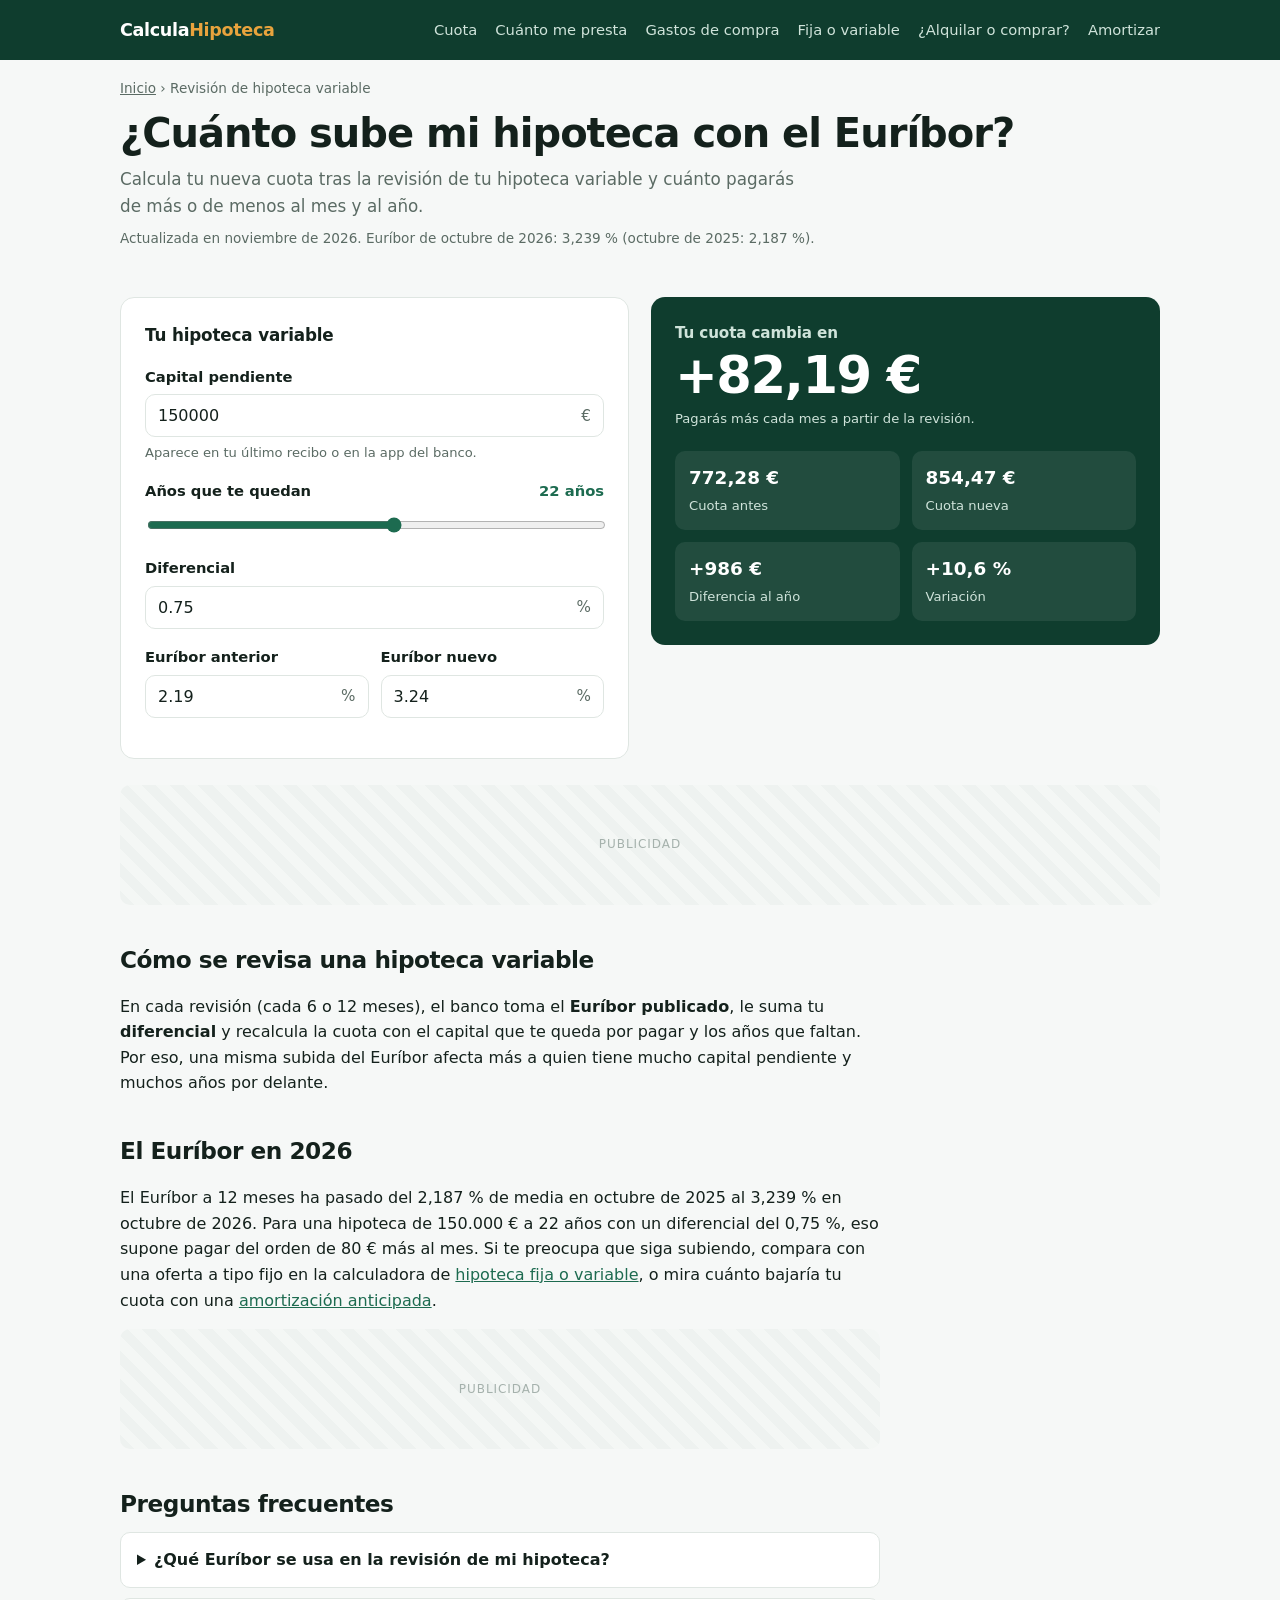
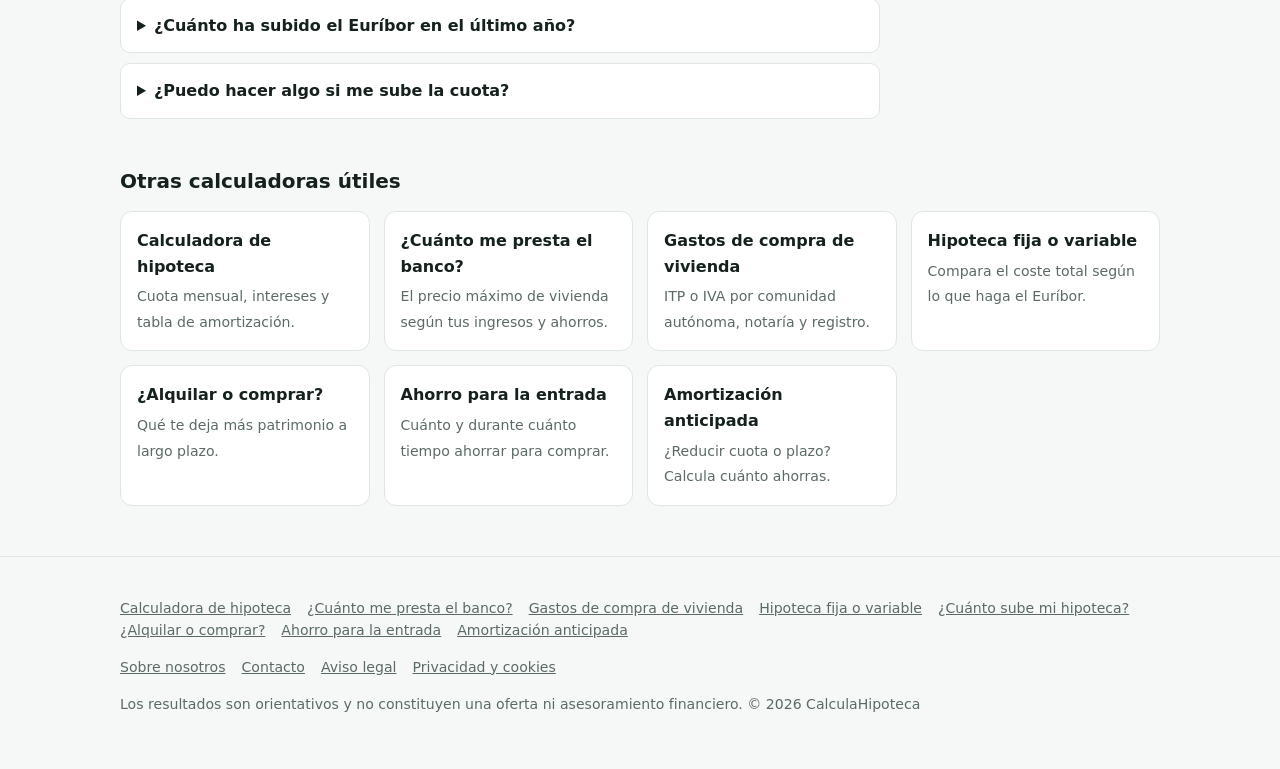
<file: revision-hipoteca-variable.html>
<!DOCTYPE html>
<html lang="es-ES">
<head>
<meta charset="UTF-8">
<meta name="viewport" content="width=device-width, initial-scale=1">
<title>¿Cuánto sube mi hipoteca con el Euríbor? Calculadora 2026</title>
<meta name="description" content="Calcula cuánto sube o baja la cuota de tu hipoteca variable en la próxima revisión del Euríbor. Con el dato de octubre de 2026 (3,239 %).">
<meta name="robots" content="index, follow">
<link rel="canonical" href="https://calculahipoteca.github.io/revision-hipoteca-variable.html">
<link rel="icon" href="favicon.svg" type="image/svg+xml">
<link rel="apple-touch-icon" href="apple-touch-icon.png">
<meta name="theme-color" content="#0f3d2e">
<meta property="og:type" content="website">
<meta property="og:locale" content="es_ES">
<meta property="og:site_name" content="CalculaHipoteca">
<meta property="og:title" content="¿Cuánto sube mi hipoteca con el Euríbor? Calculadora 2026">
<meta property="og:description" content="Calcula cuánto sube o baja la cuota de tu hipoteca variable en la próxima revisión del Euríbor. Con el dato de octubre de 2026 (3,239 %).">
<meta property="og:url" content="https://calculahipoteca.github.io/revision-hipoteca-variable.html">
<meta property="og:image" content="https://calculahipoteca.github.io/og.png">
<meta property="og:image:width" content="1200">
<meta property="og:image:height" content="630">
<meta name="twitter:card" content="summary_large_image">
<link rel="stylesheet" href="styles.css">
<!--
  GOOGLE ADSENSE: cuando te aprueben, descomenta y pon tu ID de editor (ca-pub-...).
  En España es obligatorio un banner de consentimiento certificado (AdSense > Privacidad y mensajes > RGPD).
  <script async src="https://pagead2.googlesyndication.com/pagead/js/adsbygoogle.js?client=ca-pub-XXXXXXXXXXXXXXXX" crossorigin="anonymous"></script>
-->

<script type="application/ld+json">
{
 "@context": "https://schema.org",
 "@type": "WebApplication",
 "name": "Calculadora de revisión de hipoteca variable",
 "url": "https://calculahipoteca.github.io/revision-hipoteca-variable.html",
 "description": "Nueva cuota tras la revisión del Euríbor.",
 "applicationCategory": "FinanceApplication",
 "operatingSystem": "Cualquiera",
 "inLanguage": "es-ES",
 "offers": {
  "@type": "Offer",
  "price": "0",
  "priceCurrency": "EUR"
 }
}
</script>
<script type="application/ld+json">
{
 "@context": "https://schema.org",
 "@type": "FAQPage",
 "mainEntity": [
  {
   "@type": "Question",
   "name": "¿Qué Euríbor se usa en la revisión de mi hipoteca?",
   "acceptedAnswer": {
    "@type": "Answer",
    "text": "Normalmente el Euríbor a 12 meses publicado uno o dos meses antes de la fecha de revisión. Por ejemplo, si tu hipoteca se revisa en diciembre, suele aplicarse la media de octubre o de noviembre. Lo indica tu escritura."
   }
  },
  {
   "@type": "Question",
   "name": "¿Cuánto ha subido el Euríbor en el último año?",
   "acceptedAnswer": {
    "@type": "Answer",
    "text": "La media de octubre de 2026 fue del 3,239 %, frente al 2,187 % de octubre de 2025: algo más de un punto de subida. Quien revise ahora su hipoteca con ese dato verá subir la cuota."
   }
  },
  {
   "@type": "Question",
   "name": "¿Puedo hacer algo si me sube la cuota?",
   "acceptedAnswer": {
    "@type": "Answer",
    "text": "Puedes amortizar parte del capital, negociar una mejora del diferencial, pasar a tipo fijo o mixto, o alargar el plazo para bajar la cuota (pagando más intereses en total)."
   }
  }
 ]
}
</script>
<script type="application/ld+json">
{
 "@context": "https://schema.org",
 "@type": "BreadcrumbList",
 "itemListElement": [
  {
   "@type": "ListItem",
   "position": 1,
   "name": "Inicio",
   "item": "https://calculahipoteca.github.io/"
  },
  {
   "@type": "ListItem",
   "position": 2,
   "name": "Revisión de hipoteca variable",
   "item": "https://calculahipoteca.github.io/revision-hipoteca-variable.html"
  }
 ]
}
</script>
</head>
<body>
<a class="skip" href="#contenido">Saltar al contenido</a>
<header class="top">
  <div class="wrap">
    <a class="logo" href="./">Calcula<span>Hipoteca</span></a>
    <nav aria-label="Calculadoras"><a href="./">Cuota</a><a href="cuanto-me-presta-el-banco.html">Cuánto me presta</a><a href="gastos-compra-vivienda.html">Gastos de compra</a><a href="hipoteca-fija-o-variable.html">Fija o variable</a><a href="alquilar-o-comprar.html">¿Alquilar o comprar?</a><a href="amortizacion-anticipada.html">Amortizar</a></nav>
  </div>
</header>
<main class="wrap" id="contenido">
<nav class="crumbs" aria-label="Migas de pan"><a href="./">Inicio</a> › Revisión de hipoteca variable</nav>
<section class="hero">
  <h1>¿Cuánto sube mi hipoteca con el Euríbor?</h1>
  <p class="lead">Calcula tu nueva cuota tras la revisión de tu hipoteca variable y cuánto pagarás de más o de menos al mes y al año.</p>
  <p class="updated">Actualizada en noviembre de 2026. Euríbor de octubre de 2026: 3,239 % (octubre de 2025: 2,187 %).</p>
</section>
<div class="grid">
  <section class="card" aria-labelledby="d">
    <h2 id="d">Tu hipoteca variable</h2>
    <div class="field"><label for="cap">Capital pendiente</label><div class="inbox"><input id="cap" type="number" inputmode="numeric" min="0" step="1000" value="150000"><span>€</span></div>
      <div class="hint">Aparece en tu último recibo o en la app del banco.</div></div>
    <div class="field"><label for="pla">Años que te quedan <output id="plaO"></output></label><input id="pla" type="range" min="1" max="40" value="22"></div>
    <div class="field"><label for="dif">Diferencial</label><div class="inbox"><input id="dif" type="number" inputmode="decimal" step="0.05" min="0" value="0.75"><span>%</span></div></div>
    <div class="row2">
      <div class="field"><label for="e1">Euríbor anterior</label><div class="inbox"><input id="e1" type="number" inputmode="decimal" step="0.01" value="2.19"><span>%</span></div></div>
      <div class="field"><label for="e2">Euríbor nuevo</label><div class="inbox"><input id="e2" type="number" inputmode="decimal" step="0.01" value="3.24"><span>%</span></div></div>
    </div>
  </section>
  <section class="card result" aria-live="polite">
    <h2>Tu cuota cambia en</h2>
    <div class="big" id="dm">—</div>
    <div class="hint" id="dtxt"></div>
    <div class="stats">
      <div class="stat"><b id="c1">—</b><span>Cuota antes</span></div>
      <div class="stat"><b id="c2">—</b><span>Cuota nueva</span></div>
      <div class="stat"><b id="da">—</b><span>Diferencia al año</span></div>
      <div class="stat"><b id="pc">—</b><span>Variación</span></div>
    </div>
  </section>
</div>
<div class="ad-slot" aria-hidden="true">Publicidad</div>
<article>
  <h2>Cómo se revisa una hipoteca variable</h2>
  <p>En cada revisión (cada 6 o 12 meses), el banco toma el <strong>Euríbor publicado</strong>, le suma tu <strong>diferencial</strong> y recalcula la cuota con el capital que te queda por pagar y los años que faltan. Por eso, una misma subida del Euríbor afecta más a quien tiene mucho capital pendiente y muchos años por delante.</p>
  <h2>El Euríbor en 2026</h2>
  <p>El Euríbor a 12 meses ha pasado del 2,187 % de media en octubre de 2025 al 3,239 % en octubre de 2026. Para una hipoteca de 150.000 € a 22 años con un diferencial del 0,75 %, eso supone pagar del orden de 80 € más al mes. Si te preocupa que siga subiendo, compara con una oferta a tipo fijo en la calculadora de <a href="hipoteca-fija-o-variable.html">hipoteca fija o variable</a>, o mira cuánto bajaría tu cuota con una <a href="amortizacion-anticipada.html">amortización anticipada</a>.</p>
  <div class="ad-slot" aria-hidden="true">Publicidad</div>
  <h2>Preguntas frecuentes</h2>
  <details><summary>¿Qué Euríbor se usa en la revisión de mi hipoteca?</summary><p>Normalmente el Euríbor a 12 meses publicado uno o dos meses antes de la fecha de revisión. Por ejemplo, si tu hipoteca se revisa en diciembre, suele aplicarse la media de octubre o de noviembre. Lo indica tu escritura.</p></details>
<details><summary>¿Cuánto ha subido el Euríbor en el último año?</summary><p>La media de octubre de 2026 fue del 3,239 %, frente al 2,187 % de octubre de 2025: algo más de un punto de subida. Quien revise ahora su hipoteca con ese dato verá subir la cuota.</p></details>
<details><summary>¿Puedo hacer algo si me sube la cuota?</summary><p>Puedes amortizar parte del capital, negociar una mejora del diferencial, pasar a tipo fijo o mixto, o alargar el plazo para bajar la cuota (pagando más intereses en total).</p></details>
</article>
<section class="related" aria-labelledby="rel"><h2 id="rel">Otras calculadoras útiles</h2><div class="tools"><a href="./"><b>Calculadora de hipoteca</b><span>Cuota mensual, intereses y tabla de amortización.</span></a><a href="cuanto-me-presta-el-banco.html"><b>¿Cuánto me presta el banco?</b><span>El precio máximo de vivienda según tus ingresos y ahorros.</span></a><a href="gastos-compra-vivienda.html"><b>Gastos de compra de vivienda</b><span>ITP o IVA por comunidad autónoma, notaría y registro.</span></a><a href="hipoteca-fija-o-variable.html"><b>Hipoteca fija o variable</b><span>Compara el coste total según lo que haga el Euríbor.</span></a><a href="alquilar-o-comprar.html"><b>¿Alquilar o comprar?</b><span>Qué te deja más patrimonio a largo plazo.</span></a><a href="ahorro-entrada-vivienda.html"><b>Ahorro para la entrada</b><span>Cuánto y durante cuánto tiempo ahorrar para comprar.</span></a><a href="amortizacion-anticipada.html"><b>Amortización anticipada</b><span>¿Reducir cuota o plazo? Calcula cuánto ahorras.</span></a></div></section>
<script>
(function(){
const $ = id => document.getElementById(id);
const eur = new Intl.NumberFormat('es-ES',{style:'currency',currency:'EUR',maximumFractionDigits:0,useGrouping:'always'});
const eur2 = new Intl.NumberFormat('es-ES',{style:'currency',currency:'EUR',minimumFractionDigits:2,maximumFractionDigits:2,useGrouping:'always'});
const num = id => { const v = parseFloat(String($(id).value).replace(',','.')); return isFinite(v) ? v : 0; };
const cuota = (P, tin, n) => { const r = tin/100/12; return r === 0 ? P/n : P*r/(1-Math.pow(1+r,-n)); };
function calc(){
  const D=num('cap'), y=+$('pla').value, n=y*12, d=num('dif');
  $('plaO').textContent=y+' años';
  if(!D) return;
  const c1=cuota(D,num('e1')+d,n), c2=cuota(D,num('e2')+d,n), diff=c2-c1;
  $('dm').textContent=(diff>=0?'+':'−')+eur2.format(Math.abs(diff)).replace('-','');
  $('dtxt').textContent= diff>=0 ? 'Pagarás más cada mes a partir de la revisión.' : 'Pagarás menos cada mes a partir de la revisión.';
  $('c1').textContent=eur2.format(c1); $('c2').textContent=eur2.format(c2);
  $('da').textContent=(diff>=0?'+':'−')+eur.format(Math.abs(diff*12)); $('pc').textContent=(diff>=0?'+':'')+(diff/c1*100).toLocaleString('es-ES',{maximumFractionDigits:1})+' %';
}
document.querySelectorAll('input').forEach(e=>e.addEventListener('input',calc)); calc();
})();
</script>
</main>
<footer>
  <div class="wrap">
    <p><a href="./">Calculadora de hipoteca</a><a href="cuanto-me-presta-el-banco.html">¿Cuánto me presta el banco?</a><a href="gastos-compra-vivienda.html">Gastos de compra de vivienda</a><a href="hipoteca-fija-o-variable.html">Hipoteca fija o variable</a><a href="revision-hipoteca-variable.html">¿Cuánto sube mi hipoteca?</a><a href="alquilar-o-comprar.html">¿Alquilar o comprar?</a><a href="ahorro-entrada-vivienda.html">Ahorro para la entrada</a><a href="amortizacion-anticipada.html">Amortización anticipada</a></p>
    <p><a href="sobre-nosotros.html">Sobre nosotros</a><a href="contacto.html">Contacto</a><a href="aviso-legal.html">Aviso legal</a><a href="privacidad.html">Privacidad y cookies</a></p>
    <p>Los resultados son orientativos y no constituyen una oferta ni asesoramiento financiero. © 2026 CalculaHipoteca</p>
  </div>
</footer>
</body>
</html>
</file>
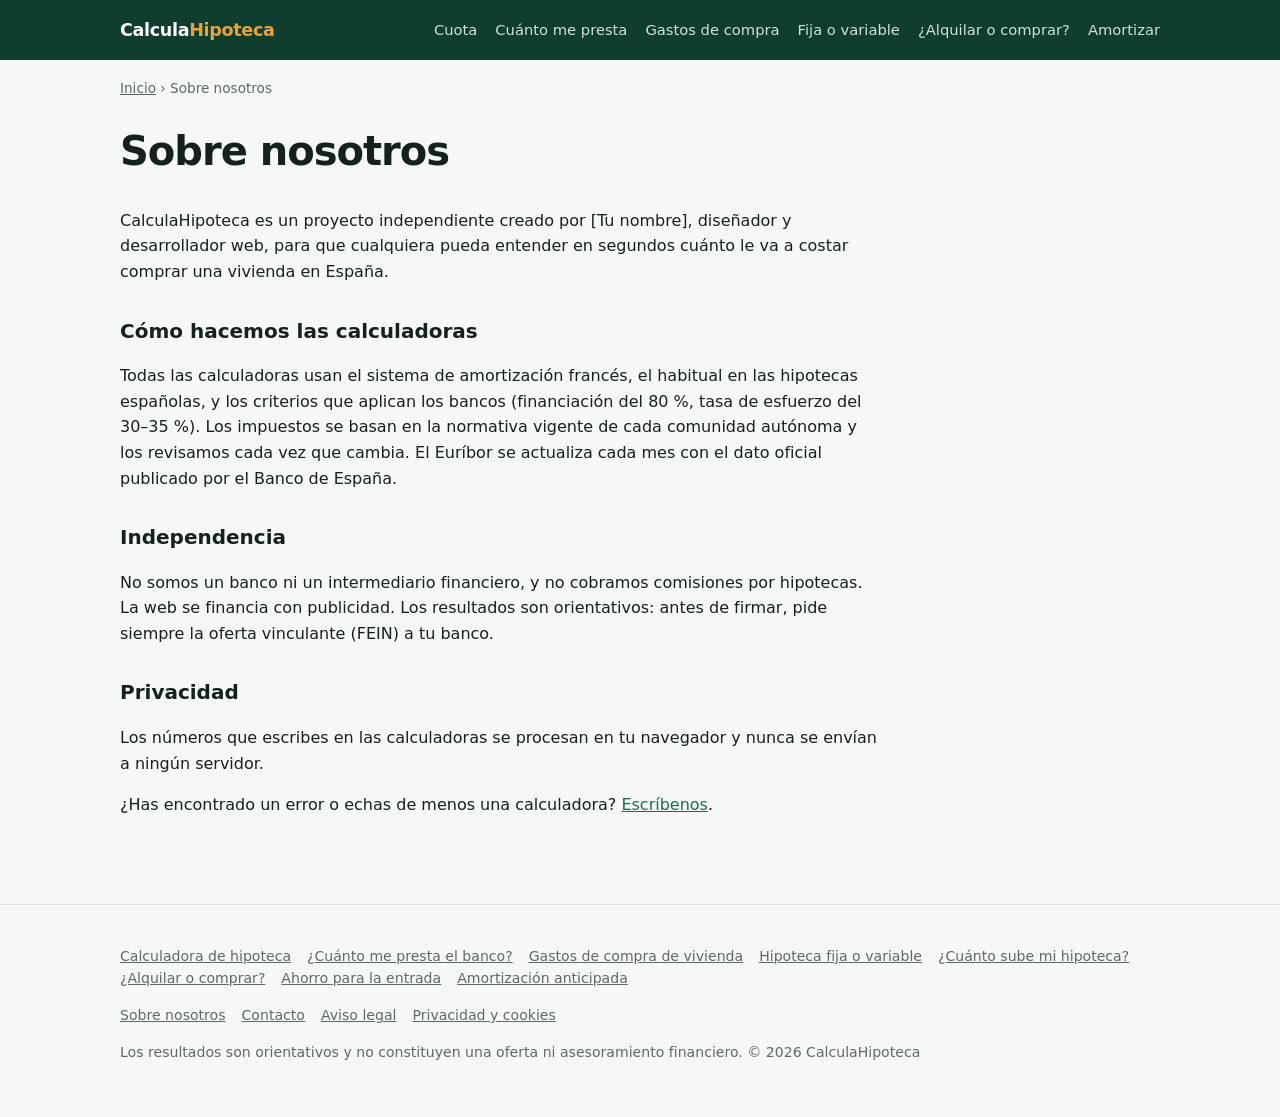
<file: sobre-nosotros.html>
<!DOCTYPE html>
<html lang="es-ES">
<head>
<meta charset="UTF-8">
<meta name="viewport" content="width=device-width, initial-scale=1">
<title>Sobre nosotros — CalculaHipoteca</title>
<meta name="description" content="Quién está detrás de CalculaHipoteca, cómo hacemos las calculadoras y de dónde salen los datos.">
<meta name="robots" content="index, follow">
<link rel="canonical" href="https://calculahipoteca.github.io/sobre-nosotros.html">
<link rel="icon" href="favicon.svg" type="image/svg+xml">
<link rel="apple-touch-icon" href="apple-touch-icon.png">
<meta name="theme-color" content="#0f3d2e">
<meta property="og:type" content="website">
<meta property="og:locale" content="es_ES">
<meta property="og:site_name" content="CalculaHipoteca">
<meta property="og:title" content="Sobre nosotros — CalculaHipoteca">
<meta property="og:description" content="Quién está detrás de CalculaHipoteca, cómo hacemos las calculadoras y de dónde salen los datos.">
<meta property="og:url" content="https://calculahipoteca.github.io/sobre-nosotros.html">
<meta property="og:image" content="https://calculahipoteca.github.io/og.png">
<meta property="og:image:width" content="1200">
<meta property="og:image:height" content="630">
<meta name="twitter:card" content="summary_large_image">
<link rel="stylesheet" href="styles.css">
<!--
  GOOGLE ADSENSE: cuando te aprueben, descomenta y pon tu ID de editor (ca-pub-...).
  En España es obligatorio un banner de consentimiento certificado (AdSense > Privacidad y mensajes > RGPD).
  <script async src="https://pagead2.googlesyndication.com/pagead/js/adsbygoogle.js?client=ca-pub-XXXXXXXXXXXXXXXX" crossorigin="anonymous"></script>
-->


<script type="application/ld+json">
{
 "@context": "https://schema.org",
 "@type": "BreadcrumbList",
 "itemListElement": [
  {
   "@type": "ListItem",
   "position": 1,
   "name": "Inicio",
   "item": "https://calculahipoteca.github.io/"
  },
  {
   "@type": "ListItem",
   "position": 2,
   "name": "Sobre nosotros",
   "item": "https://calculahipoteca.github.io/sobre-nosotros.html"
  }
 ]
}
</script>
</head>
<body>
<a class="skip" href="#contenido">Saltar al contenido</a>
<header class="top">
  <div class="wrap">
    <a class="logo" href="./">Calcula<span>Hipoteca</span></a>
    <nav aria-label="Calculadoras"><a href="./">Cuota</a><a href="cuanto-me-presta-el-banco.html">Cuánto me presta</a><a href="gastos-compra-vivienda.html">Gastos de compra</a><a href="hipoteca-fija-o-variable.html">Fija o variable</a><a href="alquilar-o-comprar.html">¿Alquilar o comprar?</a><a href="amortizacion-anticipada.html">Amortizar</a></nav>
  </div>
</header>
<main class="wrap" id="contenido">
<nav class="crumbs" aria-label="Migas de pan"><a href="./">Inicio</a> › Sobre nosotros</nav>
<div class="prose"><section class="hero"><h1>Sobre nosotros</h1></section>
<p>CalculaHipoteca es un proyecto independiente creado por [Tu nombre], diseñador y desarrollador web, para que cualquiera pueda entender en segundos cuánto le va a costar comprar una vivienda en España.</p>
<h2>Cómo hacemos las calculadoras</h2>
<p>Todas las calculadoras usan el sistema de amortización francés, el habitual en las hipotecas españolas, y los criterios que aplican los bancos (financiación del 80 %, tasa de esfuerzo del 30–35 %). Los impuestos se basan en la normativa vigente de cada comunidad autónoma y los revisamos cada vez que cambia. El Euríbor se actualiza cada mes con el dato oficial publicado por el Banco de España.</p>
<h2>Independencia</h2>
<p>No somos un banco ni un intermediario financiero, y no cobramos comisiones por hipotecas. La web se financia con publicidad. Los resultados son orientativos: antes de firmar, pide siempre la oferta vinculante (FEIN) a tu banco.</p>
<h2>Privacidad</h2>
<p>Los números que escribes en las calculadoras se procesan en tu navegador y nunca se envían a ningún servidor.</p>
<p>¿Has encontrado un error o echas de menos una calculadora? <a href="contacto.html">Escríbenos</a>.</p></div>
</main>
<footer>
  <div class="wrap">
    <p><a href="./">Calculadora de hipoteca</a><a href="cuanto-me-presta-el-banco.html">¿Cuánto me presta el banco?</a><a href="gastos-compra-vivienda.html">Gastos de compra de vivienda</a><a href="hipoteca-fija-o-variable.html">Hipoteca fija o variable</a><a href="revision-hipoteca-variable.html">¿Cuánto sube mi hipoteca?</a><a href="alquilar-o-comprar.html">¿Alquilar o comprar?</a><a href="ahorro-entrada-vivienda.html">Ahorro para la entrada</a><a href="amortizacion-anticipada.html">Amortización anticipada</a></p>
    <p><a href="sobre-nosotros.html">Sobre nosotros</a><a href="contacto.html">Contacto</a><a href="aviso-legal.html">Aviso legal</a><a href="privacidad.html">Privacidad y cookies</a></p>
    <p>Los resultados son orientativos y no constituyen una oferta ni asesoramiento financiero. © 2026 CalculaHipoteca</p>
  </div>
</footer>
</body>
</html>
</file>
<file: styles.css>
:root{
  --ink:#14211c; --muted:#5b6b64; --line:#dfe6e2; --bg:#f6f8f7; --card:#fff;
  --brand:#0f3d2e; --brand-2:#1d6b50; --accent:#e8a33d; --soft:#e9f2ee;
  --radius:14px;
}
*{box-sizing:border-box}
html{-webkit-text-size-adjust:100%}
body{margin:0;font-family:system-ui,-apple-system,"Segoe UI",Roboto,"Helvetica Neue",Arial,sans-serif;color:var(--ink);background:var(--bg);line-height:1.6}
a{color:var(--brand-2)}
.skip{position:absolute;left:-999px}.skip:focus{left:10px;top:10px;background:#fff;padding:8px;z-index:9}

header.top{background:var(--brand);color:#fff}
.wrap{max-width:1080px;margin:0 auto;padding:0 20px}
.top .wrap{display:flex;align-items:center;justify-content:space-between;gap:16px;min-height:60px}
.logo{font-weight:800;letter-spacing:-.02em;color:#fff;text-decoration:none;font-size:1.1rem;white-space:nowrap}
.logo span{color:var(--accent)}
.top nav{display:flex;gap:18px;overflow-x:auto;scrollbar-width:none}
.top nav::-webkit-scrollbar{display:none}
.top nav a{color:#cfe3da;text-decoration:none;font-size:.92rem;white-space:nowrap;padding:4px 0}
.top nav a[aria-current=page]{color:#fff;box-shadow:inset 0 -2px 0 var(--accent)}
@media (max-width:720px){
  .top .wrap{flex-direction:column;align-items:flex-start;gap:4px;padding-top:12px;padding-bottom:8px}
  .top nav{width:100%}
}

.crumbs{font-size:.85rem;color:var(--muted);padding-top:18px}
.crumbs a{color:var(--muted)}
.hero{padding:28px 0 8px}
.crumbs + .hero{padding-top:10px}
h1{font-size:clamp(1.7rem,3.6vw,2.5rem);line-height:1.15;letter-spacing:-.025em;margin:0 0 10px}
.lead{color:var(--muted);max-width:700px;margin:0;font-size:1.05rem}
.updated{font-size:.85rem;color:var(--muted);margin-top:8px}

.grid{display:grid;grid-template-columns:minmax(0,1fr) minmax(0,1fr);gap:22px;margin:26px 0;align-items:start}
@media (max-width:820px){.grid{grid-template-columns:minmax(0,1fr)}}
.card{background:var(--card);border:1px solid var(--line);border-radius:var(--radius);padding:24px}
.card h2{font-size:1.05rem;margin:0 0 16px;letter-spacing:-.01em}

.field{margin-bottom:16px}
.field label{display:flex;justify-content:space-between;gap:8px;font-weight:600;font-size:.92rem;margin-bottom:6px}
.field label output{font-weight:700;color:var(--brand-2)}
.opt{font-weight:400;color:var(--muted)}
.inbox{display:flex;align-items:center;border:1px solid var(--line);border-radius:10px;background:#fff;overflow:hidden}
.inbox:focus-within{border-color:var(--brand-2);box-shadow:0 0 0 3px rgba(29,107,80,.15)}
.inbox input,.inbox select{flex:1;border:0;padding:11px 12px;font-size:1rem;font-family:inherit;min-width:0;background:transparent;color:var(--ink)}
.inbox input:focus,.inbox select:focus{outline:none}
.inbox span{padding:0 12px;color:var(--muted);font-size:.95rem}
input[type=range]{width:100%;accent-color:var(--brand-2);margin-top:8px}
.seg{display:grid;grid-template-columns:1fr 1fr;background:var(--soft);border-radius:10px;padding:4px;margin-bottom:16px}
.seg button{border:0;background:transparent;padding:9px;border-radius:8px;font:inherit;font-weight:600;color:var(--muted);cursor:pointer}
.seg button[aria-pressed=true]{background:#fff;color:var(--brand);box-shadow:0 1px 3px rgba(0,0,0,.08)}
.row2{display:grid;grid-template-columns:minmax(0,1fr) minmax(0,1fr);gap:12px}
.hint{font-size:.82rem;color:var(--muted);margin-top:5px}
.warn{font-size:.85rem;color:#8a4b00;background:#fff4e2;border-radius:8px;padding:8px 10px;margin-top:8px;display:none}

.result{background:var(--brand);color:#fff;border:0}
.result h2{color:#cfe3da;font-weight:600;font-size:.95rem;margin-bottom:4px}
.result .hint{color:#cfe3da}
.big{font-size:clamp(2.2rem,6vw,3.2rem);font-weight:800;letter-spacing:-.03em;line-height:1.05}
.big small{font-size:1rem;font-weight:500;color:#cfe3da;letter-spacing:0}
.stats{display:grid;grid-template-columns:1fr 1fr;gap:12px;margin-top:22px}
.stat{background:rgba(255,255,255,.08);border-radius:10px;padding:12px 14px}
.stat b{display:block;font-size:1.15rem}
.stat span{font-size:.82rem;color:#cfe3da}
.stat.good b{color:#7fd1ad}
.bar{display:flex;height:12px;border-radius:99px;overflow:hidden;margin:22px 0 8px;background:rgba(255,255,255,.12)}
.bar i{display:block;height:100%}
.bar .cap{background:#7fd1ad}.bar .int{background:var(--accent)}
.legend{display:flex;gap:16px;font-size:.82rem;color:#cfe3da}
.legend em{display:inline-block;width:10px;height:10px;border-radius:3px;margin-right:6px;vertical-align:-1px}
.effort{margin-top:18px;font-size:.92rem;background:rgba(255,255,255,.08);border-radius:10px;padding:10px 14px}
.lines{margin:18px 0 0;padding:0;list-style:none;font-size:.95rem}
.lines li{display:flex;justify-content:space-between;gap:10px;padding:8px 0;border-bottom:1px solid rgba(255,255,255,.12)}
.lines li:last-child{border:0;font-weight:700}

.ad-slot{min-height:120px;margin:10px 0 26px;display:flex;align-items:center;justify-content:center;color:#a5b1ac;font-size:.75rem;letter-spacing:.08em;text-transform:uppercase;border-radius:10px;background:repeating-linear-gradient(45deg,#eef2f0,#eef2f0 10px,#f4f7f5 10px,#f4f7f5 20px)}

table{width:100%;border-collapse:collapse;font-size:.92rem;font-variant-numeric:tabular-nums}
th,td{padding:9px 10px;text-align:right;border-bottom:1px solid var(--line)}
th:first-child,td:first-child{text-align:left}
th{font-size:.8rem;text-transform:uppercase;letter-spacing:.04em;color:var(--muted);font-weight:600;position:sticky;top:0;background:#fff}
.tablebox{max-height:420px;overflow:auto;border:1px solid var(--line);border-radius:10px;background:#fff}
.tablebox.free{max-height:none}
.tbl-head{display:flex;justify-content:space-between;align-items:center;gap:12px;flex-wrap:wrap;margin-bottom:12px}
.tbl-head h2{margin:0}
.btn{border:1px solid var(--line);background:#fff;border-radius:8px;padding:7px 12px;font:inherit;font-size:.88rem;cursor:pointer}
@media (max-width:560px){.card{padding:18px}th,td{padding:8px 6px;font-size:.82rem}}

article{max-width:760px}
article h2{font-size:1.45rem;letter-spacing:-.02em;margin:36px 0 10px}
article h3{font-size:1.1rem;margin:24px 0 6px}
.formula{background:#fff;border:1px solid var(--line);border-radius:10px;padding:14px 16px;font-family:ui-monospace,SFMono-Regular,Menlo,monospace;font-size:1rem;overflow-x:auto}
details{background:#fff;border:1px solid var(--line);border-radius:10px;padding:14px 16px;margin-bottom:10px}
summary{font-weight:700;cursor:pointer}

.related{margin:46px 0 0}
.related h2{font-size:1.25rem;margin:0 0 14px}
.tools{display:grid;grid-template-columns:repeat(auto-fit,minmax(220px,1fr));gap:14px}
.tools a{display:block;background:#fff;border:1px solid var(--line);border-radius:12px;padding:16px;text-decoration:none;color:var(--ink);transition:border-color .15s,transform .15s}
.tools a:hover{border-color:var(--brand-2);transform:translateY(-2px)}
.tools b{display:block;margin-bottom:4px}
.tools span{font-size:.88rem;color:var(--muted)}

.prose{max-width:760px;padding-bottom:20px}
.prose h2{font-size:1.25rem;margin-top:30px}
.note{background:#fff4e2;border-radius:8px;padding:10px 14px;font-size:.9rem}

footer{margin-top:50px;border-top:1px solid var(--line);padding:26px 0 40px;color:var(--muted);font-size:.88rem}
footer a{color:var(--muted);margin-right:16px;display:inline-block}
</file>
